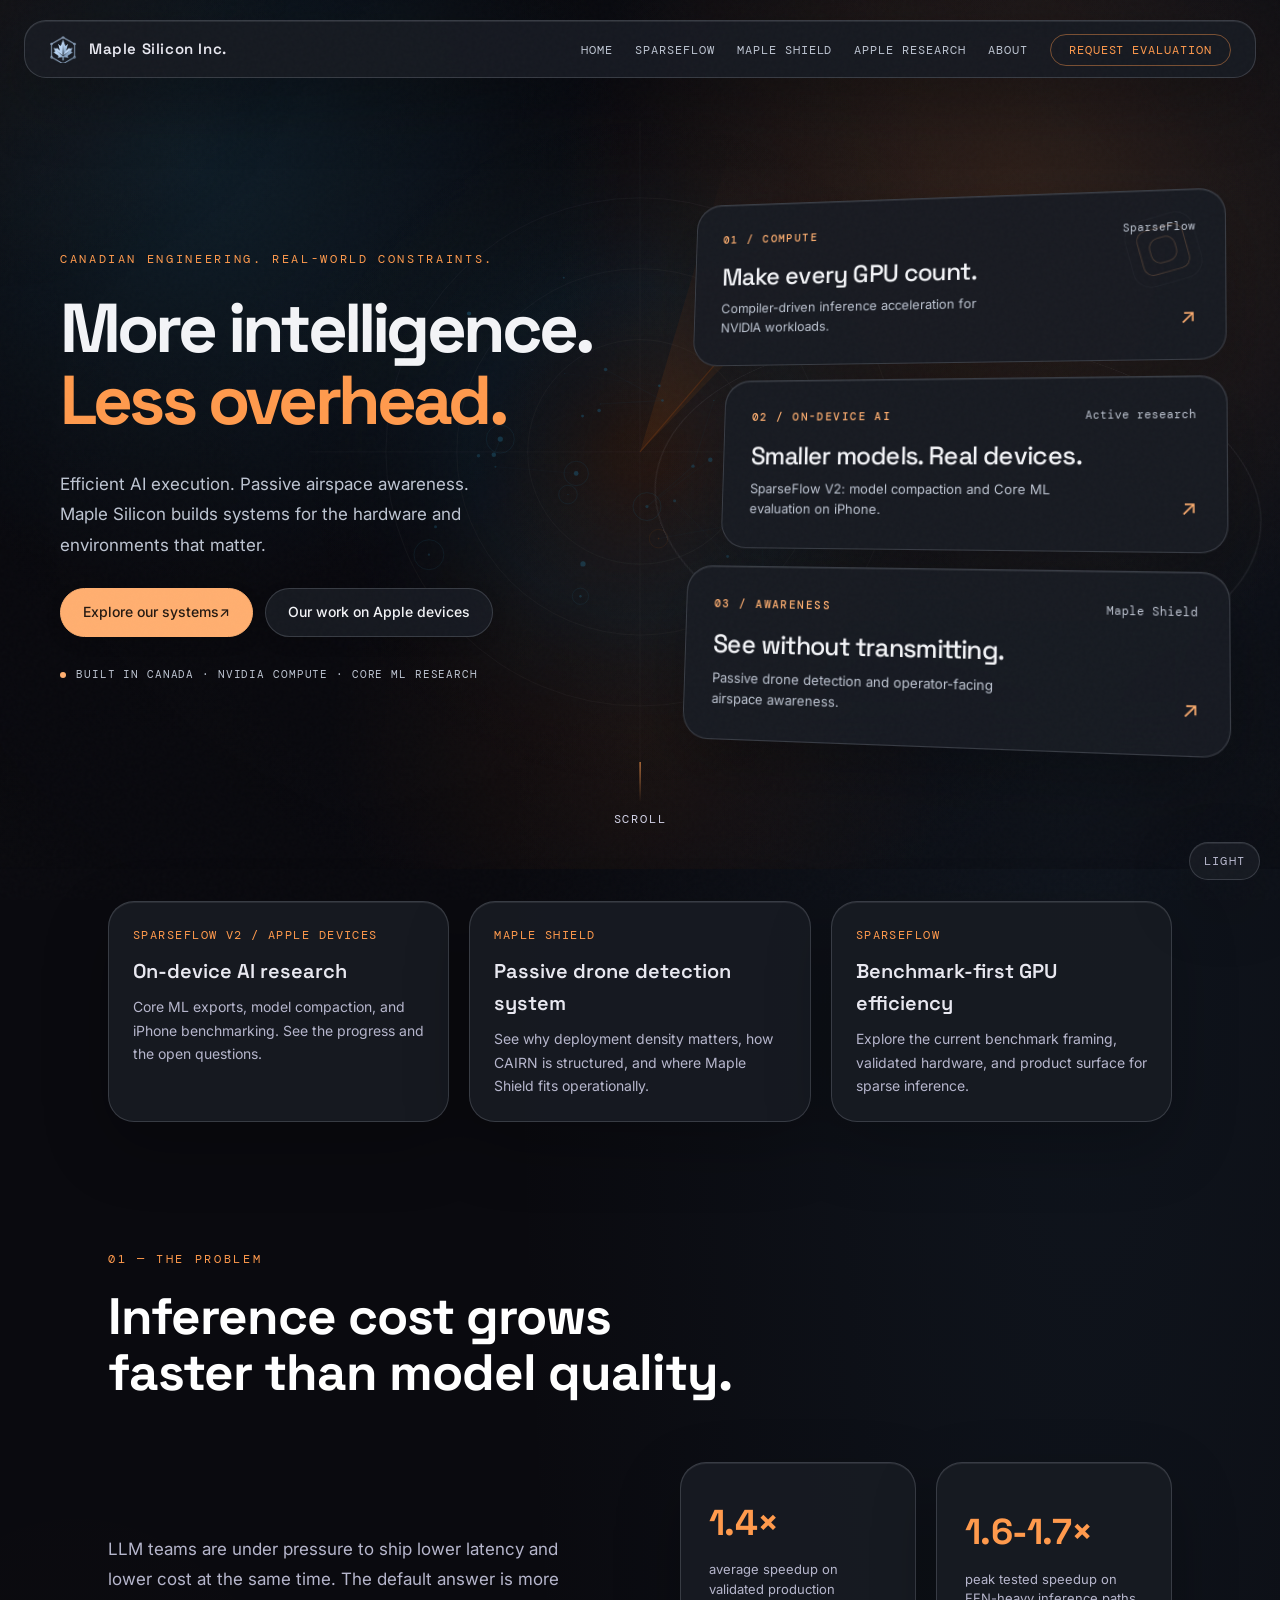
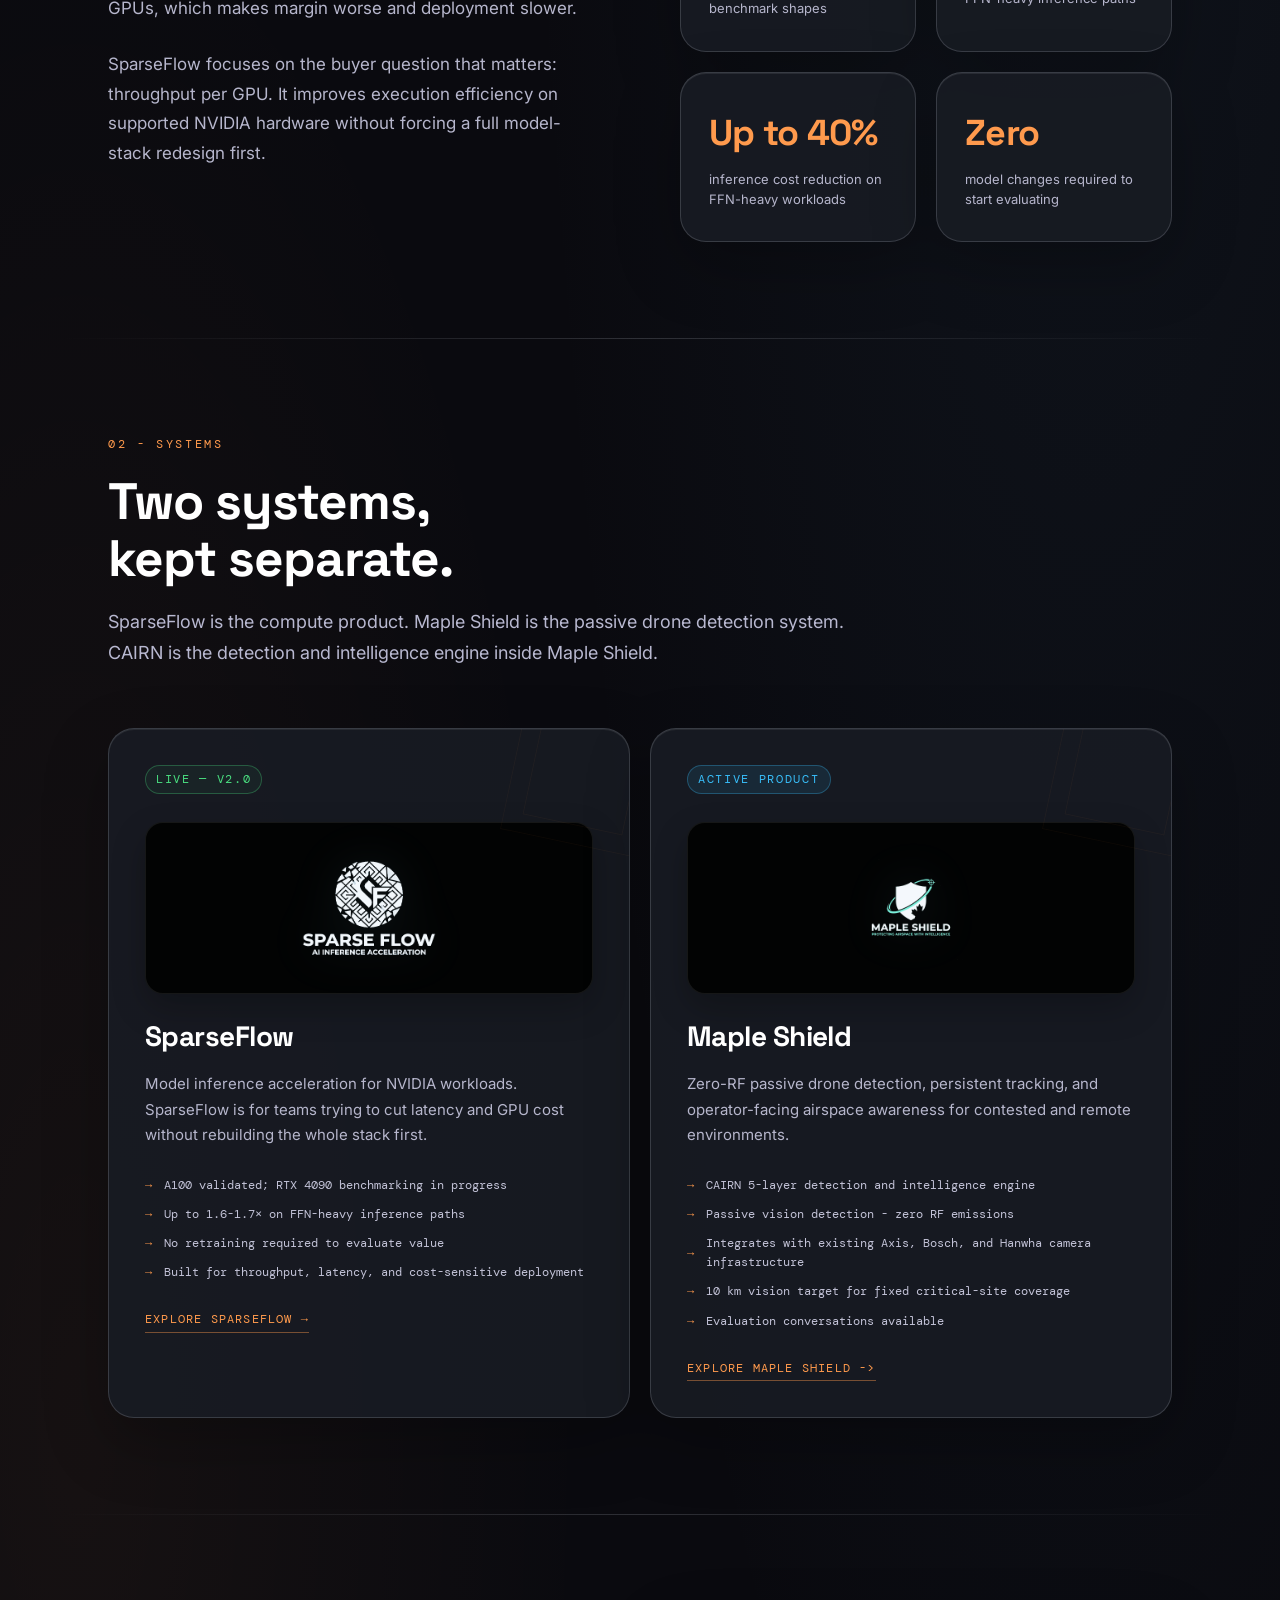
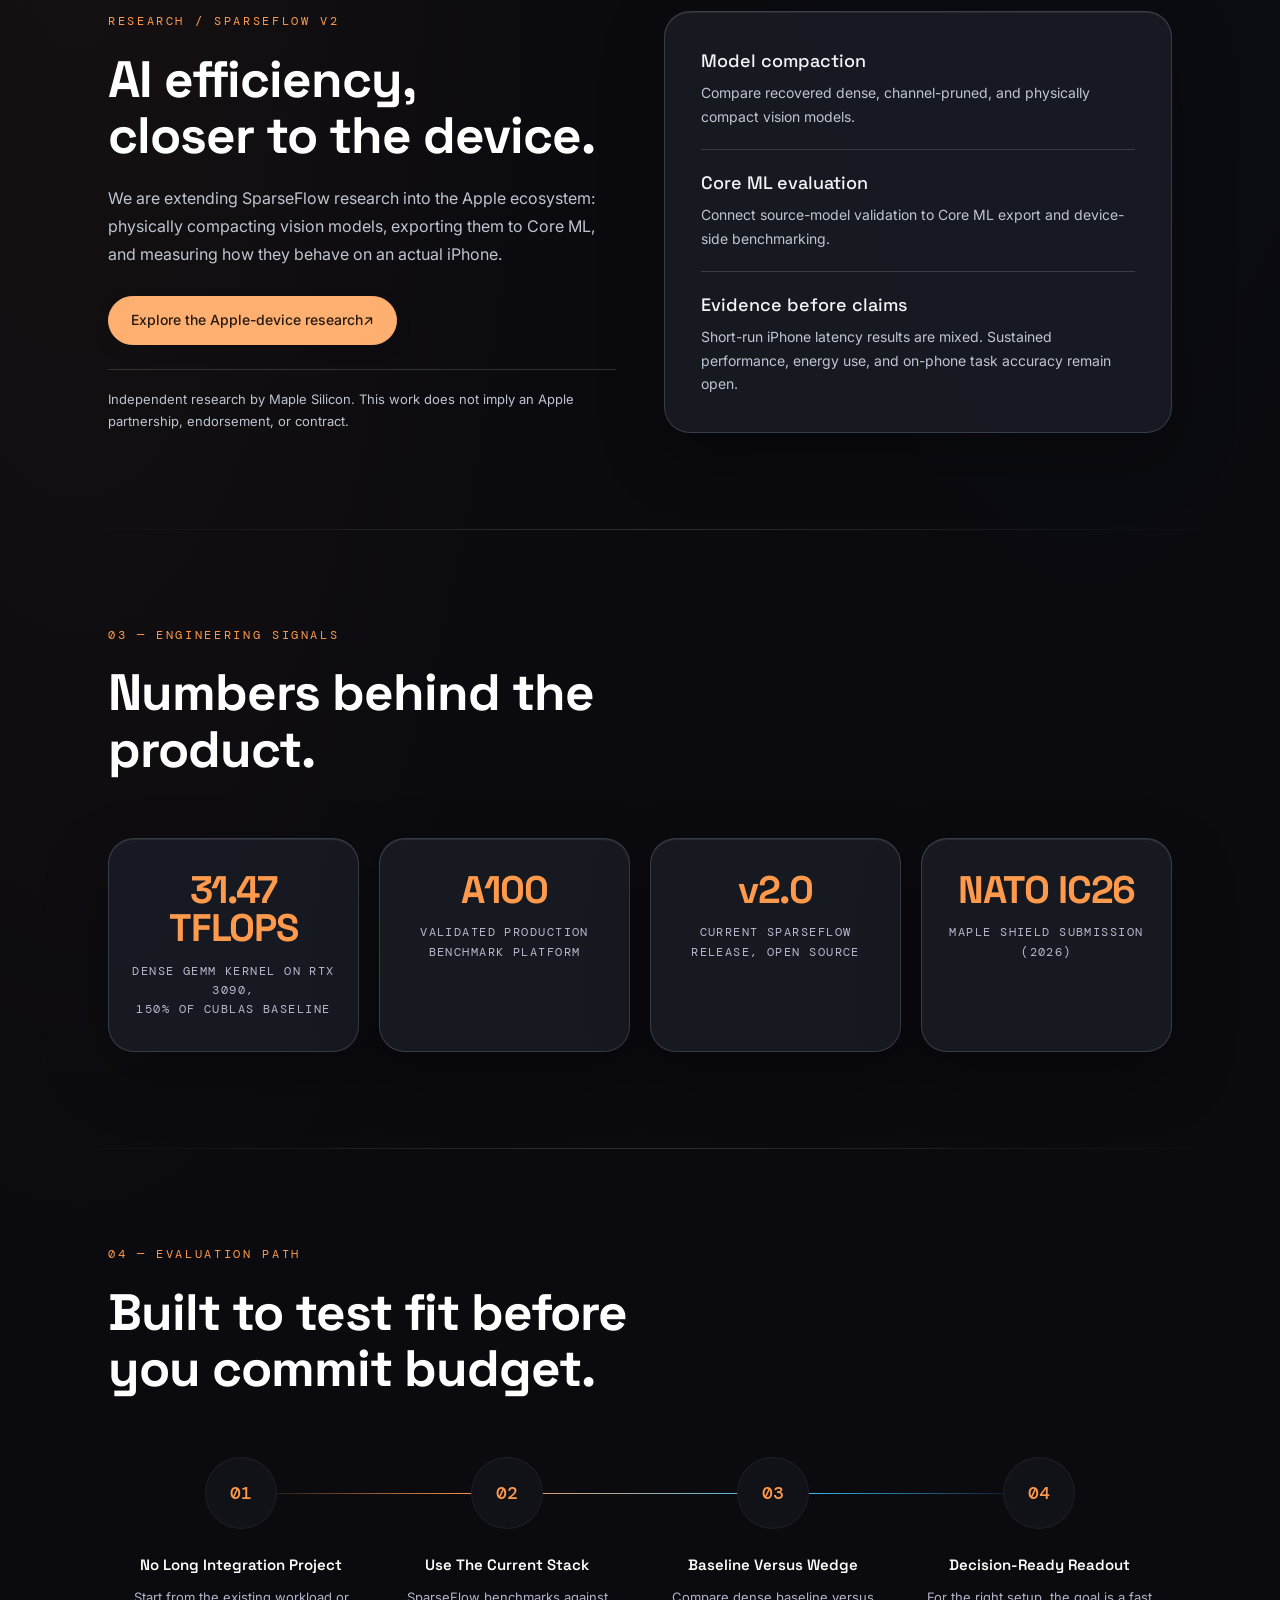
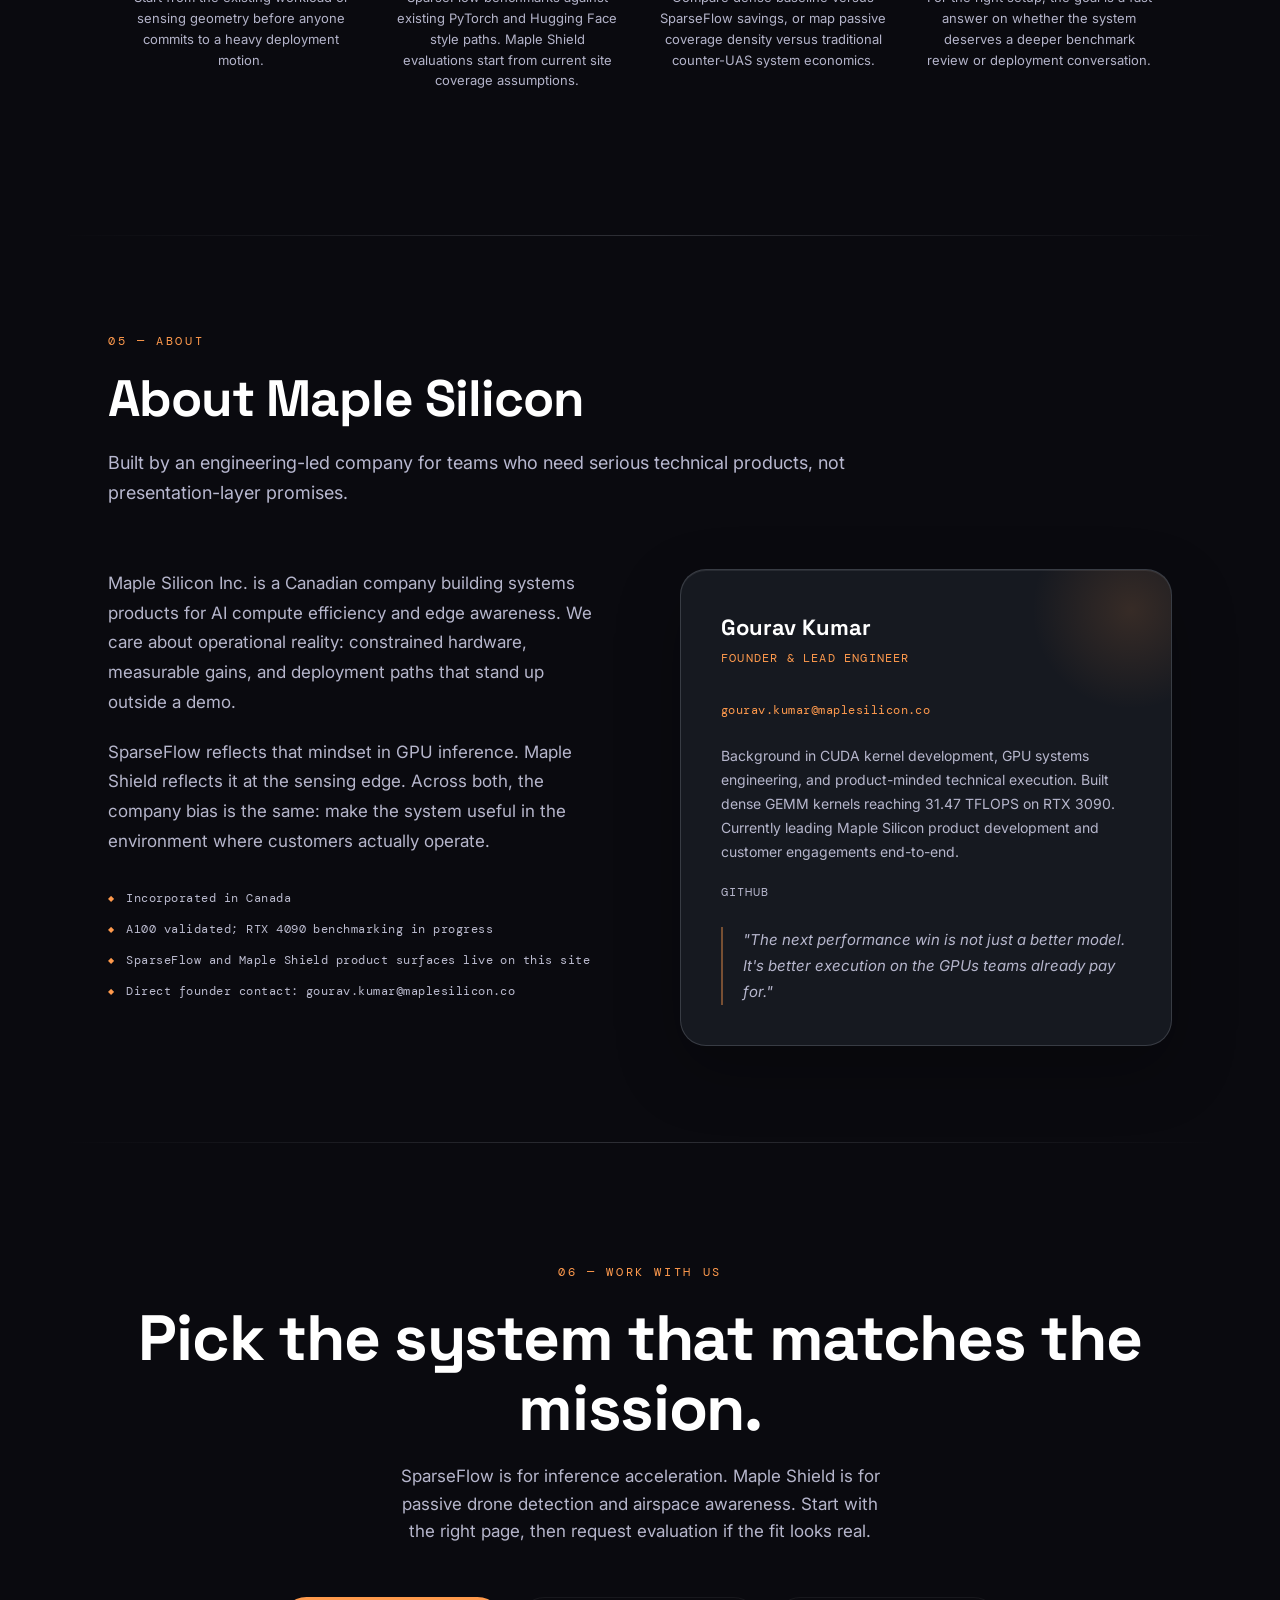
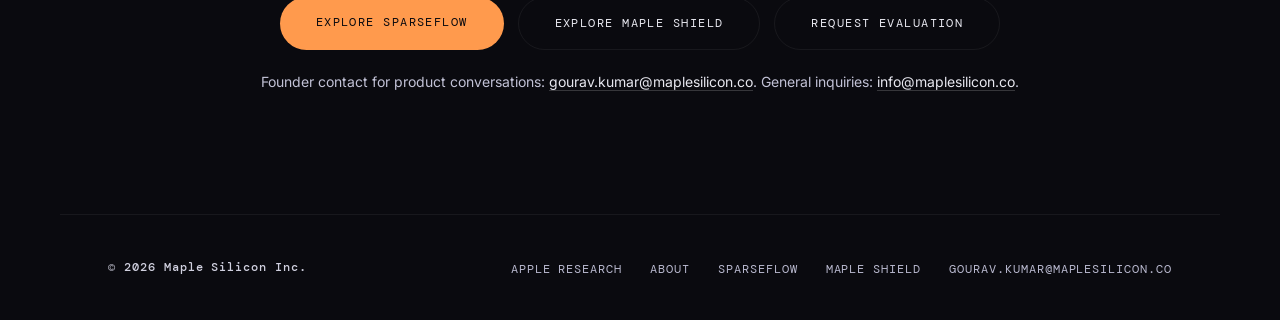
<file: index.html>
<!DOCTYPE html>
<html lang="en" data-theme="dark">
<head>
  <meta charset="UTF-8" />
  <meta name="viewport" content="width=device-width, initial-scale=1.0" />
  <title>Maple Silicon Inc. | AI systems for compute efficiency and passive drone detection</title>
  <meta name="description" content="Maple Silicon builds SparseFlow for inference efficiency and Maple Shield for passive airspace awareness, with independent SparseFlow V2 research on Apple devices." />
  <script>
    (function() {
      try {
        document.documentElement.setAttribute('data-theme', localStorage.getItem('maplesilicon-theme') || 'dark');
      } catch (error) {
        document.documentElement.setAttribute('data-theme', 'dark');
      }
    })();
  </script>
  <link rel="preconnect" href="https://fonts.googleapis.com" />
  <link rel="preconnect" href="https://fonts.gstatic.com" crossorigin />
  <link href="https://fonts.googleapis.com/css2?family=Space+Grotesk:wght@300;400;500;600;700&family=DM+Mono:wght@300;400;500&family=Inter:wght@300;400;500&display=swap" rel="stylesheet" />
  <style>
    *, *::before, *::after { box-sizing: border-box; margin: 0; padding: 0; }

    :root, [data-theme="dark"] {
      --bg: #0a0a0f;
      --bg2: #0d0d14;
      --bg3: #111118;
      --amber: #ff9a4d;
      --amber-dim: rgba(255,154,77,0.14);
      --amber-glow: rgba(255,154,77,0.42);
      --blue: #38bdf8;
      --blue-dim: rgba(56,189,248,0.10);
      --text: #e8e8f0;
      --text-dim: #b6b6cc;
      /* FIX: #4a4a6a → #8585a5 — was 2.7:1, now 5.5:1 on dark bg */
      --text-muted: #a2a2bc;
      --border: rgba(255,255,255,0.06);
      --border-hover: rgba(249,115,22,0.4);
    }

    [data-theme="light"] {
      --bg: #f6f3ec;
      --bg2: #f1eee6;
      --bg3: #fffdf8;
      --amber: #b65b12;
      --amber-dim: rgba(182,91,18,0.10);
      --amber-glow: rgba(182,91,18,0.20);
      --blue: #116f9f;
      --blue-dim: rgba(17,111,159,0.08);
      --text: #17141c;
      --text-dim: #4f4a5d;
      --text-muted: #6a6578;
      --border: rgba(23,20,28,0.10);
      --border-hover: rgba(182,91,18,0.28);
    }

    html { scroll-behavior: smooth; }

    body {
      background: var(--bg);
      color: var(--text);
      font-family: 'Inter', sans-serif;
      font-size: 16px;
      line-height: 1.6;
      overflow-x: hidden;
      transition: background 300ms ease, color 300ms ease;
    }

    .theme-btn {
      position: fixed;
      right: 20px;
      bottom: 20px;
      z-index: 200;
      background: var(--bg3);
      border: 1px solid var(--border);
      border-radius: 999px;
      padding: 10px 14px;
      cursor: pointer;
      font-family: 'DM Mono', monospace;
      font-size: 12px;
      letter-spacing: 0.1em;
      text-transform: uppercase;
      color: var(--text-dim);
      box-shadow: 0 16px 32px rgba(0,0,0,0.12);
      transition: color 180ms ease, border-color 180ms ease, background 300ms ease, transform 180ms ease;
    }
    .theme-btn:hover {
      color: var(--text);
      border-color: var(--border-hover);
      transform: translateY(-1px);
    }

    /* Grain overlay */
    body::before {
      content: '';
      position: fixed;
      inset: 0;
      background-image: url("data:image/svg+xml,%3Csvg viewBox='0 0 256 256' xmlns='http://www.w3.org/2000/svg'%3E%3Cfilter id='noise'%3E%3CfeTurbulence type='fractalNoise' baseFrequency='0.9' numOctaves='4' stitchTiles='stitch'/%3E%3C/filter%3E%3Crect width='100%25' height='100%25' filter='url(%23noise)' opacity='0.04'/%3E%3C/svg%3E");
      pointer-events: none;
      z-index: 9999;
      opacity: 0.45;
    }
    [data-theme="light"] body::before { opacity: 0.16; }

    /* ── CURSOR GLOW ── */
    #cursor-glow {
      position: fixed;
      width: 600px;
      height: 600px;
      border-radius: 50%;
      background: radial-gradient(circle, rgba(249,115,22,0.055) 0%, transparent 70%);
      pointer-events: none;
      transform: translate(-50%, -50%);
      z-index: 1;
      will-change: left, top;
    }
    [data-theme="light"] #cursor-glow {
      background: radial-gradient(circle, rgba(182,91,18,0.08) 0%, transparent 72%);
      opacity: 0.72;
    }

    /* ── NAV ── */
    nav {
      position: fixed;
      top: 0; left: 0; right: 0;
      z-index: 100;
      padding: 20px 48px;
      display: flex;
      align-items: center;
      justify-content: space-between;
      background: linear-gradient(to bottom, rgba(10,10,15,0.78), rgba(10,10,15,0.2));
      border-bottom: 1px solid transparent;
      transition: background 0.3s, border-color 0.3s;
    }
    nav.scrolled {
      background: rgba(10,10,15,0.92);
      backdrop-filter: blur(20px);
      -webkit-backdrop-filter: blur(20px);
      border-color: var(--border);
    }
    [data-theme="light"] nav {
      background: linear-gradient(to bottom, rgba(246,243,236,0.92), rgba(246,243,236,0.6));
      border-bottom-color: rgba(23,20,28,0.06);
    }
    [data-theme="light"] nav.scrolled {
      background: rgba(246,243,236,0.96);
    }
    .nav-logo {
      display: flex;
      align-items: center;
      gap: 12px;
      text-decoration: none;
      color: var(--text);
    }
    .nav-logo img {
      height: 28px;
      width: auto;
      filter: brightness(1.1);
    }
    .nav-logo span {
      font-family: 'Space Grotesk', sans-serif;
      font-weight: 600;
      font-size: 15px;
      letter-spacing: 0.04em;
    }
    .nav-links {
      display: flex;
      align-items: center;
      gap: 36px;
      list-style: none;
    }
    .nav-links a {
      font-family: 'DM Mono', monospace;
      /* FIX: 11px → 12px minimum readable size */
      font-size: 12px;
      letter-spacing: 0.08em;
      text-transform: uppercase;
      color: #c7c7da;
      text-decoration: none;
      transition: color 0.2s;
    }
    .nav-links a:hover { color: var(--text); }
    [data-theme="light"] .nav-links a { color: var(--text-muted); }
    .nav-cta {
      color: var(--amber) !important;
      border: 1px solid var(--amber-glow) !important;
      padding: 7px 18px;
      transition: background 0.2s !important;
    }
    .nav-cta:hover { background: var(--amber-dim) !important; }

    /* ── HERO ── */
    #hero {
      position: relative;
      min-height: 100vh;
      display: flex;
      flex-direction: column;
      align-items: center;
      justify-content: center;
      overflow: hidden;
    }
    #hero::before {
      content: '';
      position: absolute;
      inset: -12% -8%;
      background:
        radial-gradient(circle at 20% 25%, rgba(56,189,248,0.12), transparent 30%),
        radial-gradient(circle at 75% 30%, rgba(249,115,22,0.16), transparent 34%),
        radial-gradient(circle at 50% 78%, rgba(249,115,22,0.08), transparent 28%);
      animation: heroBloom 16s ease-in-out infinite alternate;
      z-index: 0;
      pointer-events: none;
    }
    [data-theme="light"] #hero::before {
      background:
        radial-gradient(circle at 20% 25%, rgba(17,111,159,0.10), transparent 28%),
        radial-gradient(circle at 75% 30%, rgba(182,91,18,0.12), transparent 32%),
        radial-gradient(circle at 50% 78%, rgba(182,91,18,0.06), transparent 24%);
    }
    #hero::after {
      content: '';
      position: absolute;
      inset: 0;
      background:
        linear-gradient(180deg, rgba(10,10,15,0.25) 0%, rgba(10,10,15,0.05) 35%, rgba(10,10,15,0.5) 100%),
        radial-gradient(circle at center, transparent 0 36%, rgba(10,10,15,0.22) 62%, rgba(10,10,15,0.72) 100%);
      z-index: 1;
      pointer-events: none;
    }
    [data-theme="light"] #hero::after {
      background:
        linear-gradient(180deg, rgba(246,243,236,0.20) 0%, rgba(246,243,236,0.04) 35%, rgba(246,243,236,0.45) 100%),
        radial-gradient(circle at center, transparent 0 36%, rgba(246,243,236,0.18) 62%, rgba(246,243,236,0.76) 100%);
    }
    #hero-canvas {
      position: absolute;
      inset: 0;
      z-index: 0;
      width: 100%;
      height: 100%;
      opacity: 1;
    }
    .hero-content {
      position: relative;
      z-index: 2;
      text-align: center;
      padding: 0 24px;
      max-width: 900px;
      background: linear-gradient(180deg, rgba(10,10,15,0.78), rgba(10,10,15,0.52));
      border: 1px solid rgba(255,255,255,0.08);
      box-shadow: 0 28px 90px rgba(0,0,0,0.28);
      backdrop-filter: blur(10px);
      -webkit-backdrop-filter: blur(10px);
      border-radius: 28px;
      padding-top: 44px;
      padding-bottom: 44px;
    }
    [data-theme="light"] .hero-content {
      background: linear-gradient(180deg, rgba(255,253,248,0.92), rgba(255,253,248,0.78));
      border-color: rgba(23,20,28,0.10);
      box-shadow: 0 24px 70px rgba(82,61,28,0.08);
    }
    .hero-eyebrow {
      font-family: 'DM Mono', monospace;
      /* FIX: 11px → 12px */
      font-size: 12px;
      letter-spacing: 0.22em;
      text-transform: uppercase;
      color: var(--amber);
      margin-bottom: 28px;
      opacity: 0;
      animation: fadeUp 0.8s 0.3s forwards;
    }
    .hero-title {
      font-family: 'Space Grotesk', sans-serif;
      font-size: clamp(52px, 9vw, 108px);
      font-weight: 700;
      letter-spacing: -0.03em;
      line-height: 0.94;
      color: #fff;
      margin-bottom: 32px;
      opacity: 0;
      animation: fadeUp 0.8s 0.5s forwards;
      text-shadow: 0 8px 28px rgba(0,0,0,0.42);
    }
    .hero-title .accent { color: var(--amber); }
    .hero-sub {
      font-family: 'Space Grotesk', sans-serif;
      font-size: clamp(16px, 2.2vw, 21px);
      font-weight: 300;
      color: #b8b8d0;
      margin-bottom: 20px;
      opacity: 0;
      animation: fadeUp 0.8s 0.7s forwards;
    }
    .hero-tagline {
      font-family: 'DM Mono', monospace;
      /* FIX: 11px → 12px */
      font-size: 12px;
      letter-spacing: 0.18em;
      text-transform: uppercase;
      /* FIX: uses --text-muted, now #8585a5 for sufficient contrast */
      color: #c4c4dc;
      text-align: right;
      margin-bottom: 52px;
      opacity: 0;
      animation: fadeUp 0.8s 0.9s forwards;
    }
    .hero-cycling {
      display: flex;
      justify-content: center;
      gap: 12px;
      flex-wrap: wrap;
      opacity: 0;
      animation: fadeUp 0.8s 1.1s forwards;
    }
    .cycle-word {
      font-family: 'DM Mono', monospace;
      /* FIX: 11px → 12px */
      font-size: 12px;
      letter-spacing: 0.2em;
      text-transform: uppercase;
      /* FIX: --text-muted now #8585a5 */
      color: #d2d2e6;
      border: 1px solid rgba(255,255,255,0.12);
      background: rgba(255,255,255,0.02);
      padding: 6px 14px;
      transition: color 0.4s, border-color 0.4s;
    }
    .cycle-word.active {
      color: var(--amber);
      border-color: var(--amber-glow);
    }
    .hero-scroll {
      position: absolute;
      bottom: 40px;
      left: 50%;
      transform: translateX(-50%);
      z-index: 2;
      display: flex;
      flex-direction: column;
      align-items: center;
      gap: 8px;
      opacity: 0;
      animation: fadeIn 1s 1.6s forwards;
    }
    .scroll-line {
      width: 1px;
      height: 40px;
      background: linear-gradient(to bottom, var(--amber), transparent);
      animation: scrollPulse 2s ease-in-out infinite;
    }
    .hero-scroll span {
      font-family: 'DM Mono', monospace;
      /* FIX: 10px → 12px */
      font-size: 12px;
      letter-spacing: 0.15em;
      text-transform: uppercase;
      color: #d2d2e6;
    }

    /* ── PROOF STRIP ── */
    .proof-strip {
      max-width: 1160px;
      margin: 0 auto;
      padding: 32px 48px;
      display: grid;
      grid-template-columns: repeat(3, 1fr);
      gap: 2px;
      background: transparent;
    }
    .proof-tile {
      background: var(--bg3);
      border: 1px solid var(--border);
      padding: 24px;
      text-decoration: none;
      transition: border-color 0.2s, transform 0.2s;
    }
    .proof-tile:hover {
      border-color: var(--border-hover);
      transform: translateY(-1px);
    }
    .proof-kicker {
      display: block;
      font-family: 'DM Mono', monospace;
      font-size: 12px;
      letter-spacing: 0.12em;
      text-transform: uppercase;
      color: var(--amber);
      margin-bottom: 10px;
    }
    .proof-title {
      display: block;
      font-family: 'Space Grotesk', sans-serif;
      font-size: 20px;
      font-weight: 600;
      color: var(--text);
      margin-bottom: 8px;
    }
    .proof-copy {
      display: block;
      font-size: 14px;
      line-height: 1.65;
      color: var(--text-dim);
    }

    /* ── SECTIONS COMMON ── */
    section { position: relative; z-index: 2; }
    .section-inner {
      max-width: 1160px;
      margin: 0 auto;
      padding: 120px 48px;
    }
    .section-label {
      font-family: 'DM Mono', monospace;
      /* FIX: 10px → 12px */
      font-size: 12px;
      letter-spacing: 0.22em;
      text-transform: uppercase;
      color: var(--amber);
      margin-bottom: 20px;
    }
    .section-title {
      font-family: 'Space Grotesk', sans-serif;
      font-size: clamp(32px, 4vw, 52px);
      font-weight: 700;
      letter-spacing: -0.02em;
      line-height: 1.1;
      color: #fff;
      margin-bottom: 20px;
    }
    .section-kicker {
      font-family: 'Inter', sans-serif;
      font-size: 18px;
      color: #b8b8d0;
      line-height: 1.7;
      max-width: 760px;
      margin-bottom: 42px;
    }
    .section-body {
      font-size: 17px;
      color: var(--text-dim);
      line-height: 1.75;
      max-width: 560px;
    }

    /* ── REVEAL ── */
    .reveal {
      opacity: 0;
      transform: translateY(28px);
      transition: opacity 0.65s ease, transform 0.65s ease;
    }
    .reveal.visible { opacity: 1; transform: translateY(0); }
    .reveal-delay-1 { transition-delay: 0.08s; }
    .reveal-delay-2 { transition-delay: 0.16s; }
    .reveal-delay-3 { transition-delay: 0.24s; }
    .reveal-delay-4 { transition-delay: 0.32s; }

    .divider {
      height: 1px;
      background: var(--border);
      max-width: 1160px;
      margin: 0 auto;
    }

    /* ── PROBLEM ── */
    #problem { background: var(--bg2); }
    .problem-grid {
      display: grid;
      grid-template-columns: 1fr 1fr;
      gap: 80px;
      align-items: center;
      margin-top: 60px;
    }
    .problem-stat-grid {
      display: grid;
      grid-template-columns: 1fr 1fr;
      gap: 2px;
    }
    .problem-stat {
      background: var(--bg3);
      border: 1px solid var(--border);
      padding: 32px 28px;
      display: flex;
      flex-direction: column;
      justify-content: center;
    }
    .problem-stat-val {
      font-family: 'Space Grotesk', sans-serif;
      font-size: 36px;
      font-weight: 700;
      color: var(--amber);
      margin-bottom: 8px;
      letter-spacing: -0.02em;
    }
    .problem-stat-label {
      font-size: 13px;
      color: var(--text-dim);
      line-height: 1.5;
    }

    /* ── PRODUCTS ── */
    #products { background: var(--bg); }
    .products-grid {
      display: grid;
      grid-template-columns: 1fr 1fr;
      gap: 2px;
      margin-top: 60px;
    }
    .product-card {
      position: relative;
      background: var(--bg3);
      border: 1px solid var(--border);
      padding: 48px 44px;
      overflow: hidden;
      transition: border-color 0.3s;
    }
    .product-card::before {
      content: '';
      position: absolute;
      inset: 0;
      background: linear-gradient(135deg, var(--amber-dim) 0%, transparent 60%);
      opacity: 0;
      transition: opacity 0.4s;
    }
    .product-card:hover { border-color: var(--border-hover); }
    .product-card:hover::before { opacity: 1; }
    .product-card-wire {
      position: absolute;
      top: -24px; right: -24px;
      width: 140px; height: 140px;
      border: 1px solid var(--amber);
      transform: rotate(12deg);
      opacity: 0.04;
      transition: opacity 0.4s, transform 0.4s;
    }
    .product-card-wire::before {
      content: '';
      position: absolute;
      inset: 18px;
      border: 1px solid var(--amber);
    }
    .product-card:hover .product-card-wire { opacity: 0.14; transform: rotate(18deg) scale(1.06); }
    .product-badge {
      display: inline-block;
      font-family: 'DM Mono', monospace;
      /* FIX: 10px → 12px */
      font-size: 12px;
      letter-spacing: 0.14em;
      text-transform: uppercase;
      padding: 4px 10px;
      border: 1px solid;
      margin-bottom: 28px;
      position: relative;
      z-index: 1;
    }
    .badge-live { color: #4ade80; border-color: rgba(74,222,128,0.3); background: rgba(74,222,128,0.05); }
    .badge-building { color: var(--blue); border-color: rgba(56,189,248,0.3); background: var(--blue-dim); }
    .product-icon { height: 46px; width: auto; margin-bottom: 22px; position: relative; z-index: 1; }
    .product-icon-lockup {
      width: auto;
      max-width: 100%;
      height: auto;
      max-height: 104px;
      margin-bottom: 0;
      filter: drop-shadow(0 0 24px rgba(126, 186, 214, 0.12));
    }
    .product-logo-frame {
      display: inline-flex;
      align-items: center;
      justify-content: center;
      background: #020303;
      border: 1px solid rgba(255,255,255,0.08);
      border-radius: 18px;
      width: 100%;
      min-height: 172px;
      padding: 18px 20px;
      margin-bottom: 20px;
      box-shadow: 0 14px 34px rgba(0,0,0,0.22);
    }
    [data-theme="light"] .product-logo-frame {
      border-color: rgba(0,0,0,0.08);
      box-shadow: 0 14px 28px rgba(0,0,0,0.10);
    }
    .product-name {
      font-family: 'Space Grotesk', sans-serif;
      font-size: 28px;
      font-weight: 700;
      color: #fff;
      letter-spacing: -0.02em;
      margin-bottom: 12px;
      position: relative; z-index: 1;
    }
    .product-desc {
      font-size: 15px;
      color: var(--text-dim);
      line-height: 1.7;
      margin-bottom: 28px;
      position: relative; z-index: 1;
    }
    .product-specs { list-style: none; display: flex; flex-direction: column; gap: 10px; position: relative; z-index: 1; }
    .product-specs li {
      font-family: 'DM Mono', monospace;
      font-size: 12px;
      color: #c3c3d8;
      display: flex;
      align-items: center;
      gap: 12px;
    }
    .product-specs li::before { content: '→'; color: var(--amber); flex-shrink: 0; }
    .product-link {
      display: inline-flex;
      align-items: center;
      gap: 8px;
      margin-top: 28px;
      font-family: 'DM Mono', monospace;
      /* FIX: 11px → 12px */
      font-size: 12px;
      letter-spacing: 0.1em;
      text-transform: uppercase;
      color: var(--amber);
      text-decoration: none;
      border-bottom: 1px solid var(--amber-glow);
      padding-bottom: 2px;
      transition: gap 0.2s;
      position: relative; z-index: 1;
    }
    .product-link:hover { gap: 14px; }

    /* ── NUMBERS ── */
    #numbers { background: var(--bg2); }
    .numbers-grid {
      display: grid;
      grid-template-columns: repeat(4, 1fr);
      gap: 2px;
      margin-top: 60px;
    }
    .number-block {
      background: var(--bg3);
      border: 1px solid var(--border);
      padding: 52px 40px;
      text-align: center;
    }
    .number-val {
      font-family: 'Space Grotesk', sans-serif;
      font-size: clamp(42px, 5vw, 64px);
      font-weight: 700;
      letter-spacing: -0.03em;
      color: #fff;
      line-height: 1;
      margin-bottom: 14px;
    }
    .number-val .num-accent { color: var(--amber); }
    .number-label {
      font-family: 'DM Mono', monospace;
      /* FIX: 11px → 12px; color now --text-muted #8585a5 */
      font-size: 12px;
      letter-spacing: 0.12em;
      text-transform: uppercase;
      color: #b8b8ce;
      line-height: 1.6;
    }

    /* ── HOW IT WORKS ── */
    #how { background: var(--bg); }
    .pipeline { margin-top: 60px; }
    .pipeline-steps {
      display: grid;
      grid-template-columns: repeat(4, 1fr);
      gap: 0;
      position: relative;
    }
    .pipeline-steps::before {
      content: '';
      position: absolute;
      top: 36px;
      left: 12.5%;
      right: 12.5%;
      height: 1px;
      background: linear-gradient(to right, transparent, var(--amber) 30%, var(--blue) 70%, transparent);
    }
    .pipeline-step {
      position: relative;
      z-index: 1;
      padding: 0 20px 48px;
      text-align: center;
    }
    .step-num {
      width: 72px;
      height: 72px;
      border-radius: 50%;
      border: 1px solid var(--border);
      background: var(--bg3);
      display: flex;
      align-items: center;
      justify-content: center;
      margin: 0 auto 24px;
      font-family: 'DM Mono', monospace;
      font-size: 18px;
      font-weight: 500;
      color: var(--amber);
      transition: border-color 0.3s, background 0.3s;
    }
    .pipeline-step:hover .step-num {
      border-color: var(--amber-glow);
      background: var(--amber-dim);
    }
    .step-title {
      font-family: 'Space Grotesk', sans-serif;
      font-size: 15px;
      font-weight: 600;
      color: #fff;
      margin-bottom: 10px;
    }
    .step-body { font-size: 13px; color: #b4b4ca; line-height: 1.6; }

    /* ── ABOUT ── */
    #about { background: var(--bg2); }
    .about-grid {
      display: grid;
      grid-template-columns: 1fr 1fr;
      gap: 80px;
      align-items: start;
      margin-top: 60px;
    }
    .about-text p {
      font-size: 17px;
      color: var(--text-dim);
      line-height: 1.75;
      margin-bottom: 20px;
    }
    .about-text strong { color: var(--text); }
    .about-credentials {
      margin-top: 32px;
      display: flex;
      flex-direction: column;
      gap: 12px;
    }
    .credential {
      font-family: 'DM Mono', monospace;
      font-size: 12px;
      /* FIX: --text-muted now #8585a5 */
      color: #bcbcd0;
      display: flex;
      align-items: center;
      gap: 12px;
      letter-spacing: 0.04em;
    }
    .credential::before { content: '◆'; color: var(--amber); font-size: 8px; flex-shrink: 0; }
    .about-visual {
      background: var(--bg3);
      border: 1px solid var(--border);
      padding: 40px;
      position: relative;
      overflow: hidden;
    }
    .about-visual::before {
      content: '';
      position: absolute;
      top: -60px; right: -60px;
      width: 200px; height: 200px;
      border-radius: 50%;
      background: radial-gradient(circle, var(--amber-dim), transparent 70%);
    }
    .founder-name {
      font-family: 'Space Grotesk', sans-serif;
      font-size: 22px;
      font-weight: 700;
      color: #fff;
      margin-bottom: 4px;
      position: relative;
    }
    .founder-title {
      font-family: 'DM Mono', monospace;
      /* FIX: 11px → 12px */
      font-size: 12px;
      letter-spacing: 0.1em;
      text-transform: uppercase;
      color: var(--amber);
      margin-bottom: 28px;
      position: relative;
    }
    .founder-email {
      display: inline-block;
      margin-bottom: 24px;
      font-family: 'DM Mono', monospace;
      font-size: 12px;
      letter-spacing: 0.04em;
      color: var(--amber);
      text-decoration: none;
      position: relative;
      transition: color 0.2s;
    }
    .founder-email:hover { color: var(--text); }
    .founder-bio {
      font-size: 14px;
      color: var(--text-dim);
      line-height: 1.7;
      margin-bottom: 20px;
      position: relative;
    }
    .founder-links {
      display: flex;
      gap: 14px;
      margin-bottom: 24px;
      position: relative;
      flex-wrap: wrap;
    }
    .founder-links a {
      font-family: 'DM Mono', monospace;
      font-size: 12px;
      letter-spacing: 0.08em;
      text-transform: uppercase;
      color: var(--text-dim);
      text-decoration: none;
      transition: color 0.2s;
    }
    .founder-links a:hover { color: var(--amber); }
    .founder-quote {
      font-size: 15px;
      color: var(--text-dim);
      line-height: 1.75;
      font-style: italic;
      border-left: 2px solid var(--amber-glow);
      padding-left: 20px;
      position: relative;
    }

    /* ── CTA ── */
    #cta { background: var(--bg); }
    .cta-inner {
      max-width: 1160px;
      margin: 0 auto;
      padding: 120px 48px;
      text-align: center;
    }
    .cta-title {
      font-family: 'Space Grotesk', sans-serif;
      font-size: clamp(36px, 5vw, 64px);
      font-weight: 700;
      letter-spacing: -0.02em;
      color: #fff;
      line-height: 1.1;
      margin-bottom: 20px;
    }
    .cta-sub {
      font-size: 17px;
      color: var(--text-dim);
      margin-bottom: 52px;
      max-width: 480px;
      margin-left: auto;
      margin-right: auto;
    }
    .cta-buttons { display: flex; justify-content: center; gap: 14px; flex-wrap: wrap; }
    .cta-meta {
      margin-top: 20px;
      font-size: 14px;
      color: #c2c2d6;
      line-height: 1.7;
    }
    .cta-meta a {
      color: var(--text);
      text-decoration: none;
      border-bottom: 1px solid rgba(255,255,255,0.18);
    }
    .cta-meta a:hover { border-color: var(--amber-glow); color: var(--amber); }
    .btn-primary {
      font-family: 'DM Mono', monospace;
      font-size: 12px;
      letter-spacing: 0.12em;
      text-transform: uppercase;
      color: #0a0a0f;
      background: var(--amber);
      border: none;
      padding: 16px 36px;
      text-decoration: none;
      display: inline-block;
      transition: background 0.2s, transform 0.15s;
    }
    .btn-primary:hover { background: #fb923c; transform: translateY(-1px); }
    .btn-secondary {
      font-family: 'DM Mono', monospace;
      font-size: 12px;
      letter-spacing: 0.12em;
      text-transform: uppercase;
      color: var(--text);
      background: transparent;
      border: 1px solid var(--border);
      padding: 16px 36px;
      text-decoration: none;
      display: inline-block;
      transition: border-color 0.2s, background 0.2s;
    }
    .btn-secondary:hover { border-color: var(--text-muted); background: rgba(255,255,255,0.02); }

    /* ── FOOTER ── */
    footer {
      border-top: 1px solid var(--border);
      padding: 40px 48px;
      display: flex;
      align-items: center;
      justify-content: space-between;
      max-width: 1160px;
      margin: 0 auto;
    }
    .footer-brand {
      font-family: 'DM Mono', monospace;
      /* FIX: 11px → 12px */
      font-size: 12px;
      letter-spacing: 0.08em;
      /* FIX: --text-muted now #8585a5 */
      color: #b6b6ca;
    }
    .footer-brand strong { color: #d0d0df; font-weight: 500; }
    .footer-links { display: flex; gap: 28px; list-style: none; }
    .footer-links a {
      font-family: 'DM Mono', monospace;
      /* FIX: 11px → 12px */
      font-size: 12px;
      letter-spacing: 0.08em;
      text-transform: uppercase;
      /* FIX: --text-muted now #8585a5 */
      color: #b8b8ce;
      text-decoration: none;
      transition: color 0.2s;
    }
    .footer-links a:hover { color: #d4d4e2; }

    [data-theme="light"] #hero-canvas {
      opacity: 0.72;
      mix-blend-mode: multiply;
    }

    [data-theme="light"] .hero-title,
    [data-theme="light"] .section-title,
    [data-theme="light"] .product-name,
    [data-theme="light"] .number-val,
    [data-theme="light"] .step-title,
    [data-theme="light"] .founder-name,
    [data-theme="light"] .cta-title,
    [data-theme="light"] .footer-brand strong {
      color: var(--text);
      text-shadow: none;
    }

    [data-theme="light"] .hero-sub,
    [data-theme="light"] .hero-proof,
    [data-theme="light"] .section-kicker,
    [data-theme="light"] .section-body,
    [data-theme="light"] .product-desc,
    [data-theme="light"] .product-specs li,
    [data-theme="light"] .number-label,
    [data-theme="light"] .step-body,
    [data-theme="light"] .founder-role,
    [data-theme="light"] .founder-bio,
    [data-theme="light"] .credential,
    [data-theme="light"] .cta-sub,
    [data-theme="light"] .contact-email,
    [data-theme="light"] .footer-brand,
    [data-theme="light"] .footer-links a {
      color: var(--text-dim);
    }

    [data-theme="light"] .hero-proof {
      border-color: rgba(23,20,28,0.10);
      background: rgba(255,255,255,0.75);
    }

    [data-theme="light"] .step,
    [data-theme="light"] .product-card,
    [data-theme="light"] .number-block,
    [data-theme="light"] .founder-card,
    [data-theme="light"] .cta-box {
      box-shadow: 0 18px 46px rgba(82,61,28,0.05);
    }

    [data-theme="light"] .badge-live {
      color: #29774f;
      border-color: rgba(41,119,79,0.22);
      background: rgba(41,119,79,0.08);
    }

    [data-theme="light"] .btn-primary {
      color: #ffffff;
    }

    [data-theme="light"] .btn-primary:hover {
      background: #9f4f12;
    }

    [data-theme="light"] .btn-secondary {
      border-color: rgba(23,20,28,0.16);
    }

    [data-theme="light"] .btn-secondary:hover {
      background: rgba(23,20,28,0.04);
    }

    /* ── KEYFRAMES ── */
    @keyframes fadeUp {
      from { opacity: 0; transform: translateY(22px); }
      to   { opacity: 1; transform: translateY(0); }
    }
    @keyframes fadeIn {
      from { opacity: 0; } to { opacity: 1; }
    }
    @keyframes scrollPulse {
      0%, 100% { opacity: 0.3; }
      50%       { opacity: 1; }
    }
    @keyframes heroBloom {
      from { transform: scale(1) translate3d(0, 0, 0); opacity: 0.85; }
      to   { transform: scale(1.08) translate3d(1.5%, -1.5%, 0); opacity: 1; }
    }

    /* ── RESPONSIVE ── */
    @media (max-width: 900px) {
      nav { padding: 16px 24px; }
      .nav-links { display: none; }
      .theme-btn { right: 16px; bottom: 16px; }
      .section-inner { padding: 80px 24px; }
      .hero-content { padding-left: 20px; padding-right: 20px; }
      .problem-grid { grid-template-columns: 1fr; gap: 48px; }
      .products-grid { grid-template-columns: 1fr; }
      .numbers-grid { grid-template-columns: 1fr; }
      .pipeline-steps { grid-template-columns: 1fr 1fr; }
      .pipeline-steps::before { display: none; }
      .proof-strip { grid-template-columns: 1fr; padding: 24px; }
      .about-grid { grid-template-columns: 1fr; gap: 48px; }
      .cta-inner { padding: 80px 24px; }
      footer { flex-direction: column; gap: 24px; text-align: center; padding: 32px 24px; }
    }
    @media (max-width: 540px) {
      .hero-content {
        border-radius: 22px;
        padding-top: 32px;
        padding-bottom: 32px;
      }
      .section-kicker { font-size: 16px; }
      .pipeline-steps { grid-template-columns: 1fr; }
      .problem-stat-grid { grid-template-columns: 1fr; }
    }
    @media (prefers-reduced-motion: reduce) {
      html { scroll-behavior: auto; }
      body::before,
      #hero::before,
      .hero-eyebrow,
      .hero-title,
      .hero-sub,
      .hero-tagline,
      .hero-cycling,
      .hero-scroll,
      .scroll-line {
        animation: none !important;
      }
      .reveal,
      .reveal.visible {
        opacity: 1;
        transform: none;
        transition: none;
      }
    }
  </style>
  <link rel="stylesheet" href="assets/spatial.css" />
  <script defer src="assets/spatial.js"></script>
</head>
<body>
<a class="skip-link" href="#main-content">Skip to content</a>

<button class="theme-btn" id="themeBtn" onclick="toggleTheme()" aria-label="Toggle color theme">
  <span id="themeLabel">Light</span>
</button>

<div id="cursor-glow"></div>

<!-- ── NAV ── -->
<nav id="nav">
  <!-- FIX: alt="" on logo img — adjacent span already names the brand -->
  <a href="#hero" class="nav-logo">
    <img src="maplesilicon.png" alt="" />
    <span>Maple Silicon Inc.</span>
  </a>
  <ul class="nav-links">
    <li><a href="#hero">Home</a></li>
    <li><a href="sparseflow/">SparseFlow</a></li>
    <li><a href="maple-shield/">Maple Shield</a></li>
    <li><a href="research/apple/">Apple Research</a></li>
    <li><a href="about/">About</a></li>
    <li><a href="mailto:info@maplesilicon.co?subject=Maple%20Silicon%20Evaluation" class="nav-cta">Request Evaluation</a></li>
  </ul>
</nav>

<!-- ── HERO ── -->
<main id="main-content">
<section id="hero">
  <canvas id="hero-canvas" aria-hidden="true"></canvas>
  <div class="spatial-hero-layout">
    <div class="hero-content">
      <p class="hero-eyebrow">Canadian engineering. Real-world constraints.</p>
      <h1 class="hero-title">More intelligence.<br/><span class="accent">Less overhead.</span></h1>
      <p class="hero-sub">Efficient AI execution. Passive airspace awareness. Maple Silicon builds systems for the hardware and environments that matter.</p>
      <div class="spatial-actions">
        <a href="#products" class="spatial-button primary">Explore our systems <span aria-hidden="true">↗</span></a>
        <a href="research/apple/" class="spatial-button">Our work on Apple devices</a>
      </div>
      <p class="hero-note">Built in Canada · NVIDIA compute · Core ML research</p>
    </div>
    <div class="spatial-stage" aria-label="Explore Maple Silicon programs">
      <a class="mission-plane" href="sparseflow/">
        <span class="plane-glyph" aria-hidden="true"></span>
        <div class="plane-top"><span class="spatial-label">01 / Compute</span><span class="plane-state">SparseFlow</span></div>
        <h2>Make every GPU count.</h2>
        <p>Compiler-driven inference acceleration for NVIDIA workloads.</p><span class="plane-arrow" aria-hidden="true">↗</span>
      </a>
      <a class="mission-plane" href="research/apple/">
        <div class="plane-top"><span class="spatial-label">02 / On-device AI</span><span class="plane-state">Active research</span></div>
        <h2>Smaller models. Real devices.</h2>
        <p>SparseFlow V2: model compaction and Core ML evaluation on iPhone.</p><span class="plane-arrow" aria-hidden="true">↗</span>
      </a>
      <a class="mission-plane" href="maple-shield/">
        <div class="plane-top"><span class="spatial-label">03 / Awareness</span><span class="plane-state">Maple Shield</span></div>
        <h2>See without transmitting.</h2>
        <p>Passive drone detection and operator-facing airspace awareness.</p><span class="plane-arrow" aria-hidden="true">↗</span>
      </a>
    </div>
  </div>
  <div class="hero-scroll" aria-hidden="true">
    <div class="scroll-line"></div>
    <span>Scroll</span>
  </div>
</section>

<section class="proof-strip">
  <a data-spatial-tilt class="proof-tile reveal reveal-delay-1" href="research/apple/">
    <span class="proof-kicker">SparseFlow V2 / Apple devices</span>
    <span class="proof-title">On-device AI research</span>
    <span class="proof-copy">Core ML exports, model compaction, and iPhone benchmarking. See the progress and the open questions.</span>
  </a>
  <a data-spatial-tilt class="proof-tile reveal reveal-delay-2" href="maple-shield/">
    <span class="proof-kicker">Maple Shield</span>
    <span class="proof-title">Passive drone detection system</span>
    <span class="proof-copy">See why deployment density matters, how CAIRN is structured, and where Maple Shield fits operationally.</span>
  </a>
  <a data-spatial-tilt class="proof-tile reveal reveal-delay-3" href="sparseflow/">
    <span class="proof-kicker">SparseFlow</span>
    <span class="proof-title">Benchmark-first GPU efficiency</span>
    <span class="proof-copy">Explore the current benchmark framing, validated hardware, and product surface for sparse inference.</span>
  </a>
</section>

<!-- ── PROBLEM ── -->
<section id="problem">
  <div class="section-inner">
    <p class="section-label reveal">01 — The Problem</p>
    <h2 class="section-title reveal reveal-delay-1">Inference cost grows<br/>faster than model quality.</h2>
    <div class="problem-grid">
      <div class="reveal reveal-delay-2">
        <p class="section-body">LLM teams are under pressure to ship lower latency and lower cost at the same time. The default answer is more GPUs, which makes margin worse and deployment slower.</p>
        <br/>
        <p class="section-body">SparseFlow focuses on the buyer question that matters: throughput per GPU. It improves execution efficiency on supported NVIDIA hardware without forcing a full model-stack redesign first.</p>
      </div>
      <div class="problem-stat-grid reveal reveal-delay-3">
        <div class="problem-stat">
          <div class="problem-stat-val">1.4×</div>
          <div class="problem-stat-label">average speedup on validated production benchmark shapes</div>
        </div>
        <div class="problem-stat">
          <div class="problem-stat-val">1.6-1.7×</div>
          <div class="problem-stat-label">peak tested speedup on FFN-heavy inference paths</div>
        </div>
        <div class="problem-stat">
          <div class="problem-stat-val">Up to 40%</div>
          <div class="problem-stat-label">inference cost reduction on FFN-heavy workloads</div>
        </div>
        <div class="problem-stat">
          <div class="problem-stat-val">Zero</div>
          <div class="problem-stat-label">model changes required to start evaluating</div>
        </div>
      </div>
    </div>
  </div>
</section>

<div class="divider"></div>

<!-- ── PRODUCTS ── -->
<section id="products">
  <div class="section-inner">
    <p class="section-label reveal">02 - Systems</p>
    <h2 class="section-title reveal reveal-delay-1">Two systems,<br/>kept separate.</h2>
    <p class="section-kicker reveal reveal-delay-2">SparseFlow is the compute product. Maple Shield is the passive drone detection system. CAIRN is the detection and intelligence engine inside Maple Shield.</p>
    <div class="products-grid">
      <div data-spatial-tilt class="product-card reveal reveal-delay-2">
        <div class="product-card-wire" aria-hidden="true"></div>
        <span class="product-badge badge-live">Live — v2.0</span>
        <a href="sparseflow/" aria-label="Open SparseFlow" class="product-logo-frame">
          <img src="sparseflow-logo-lockup.png" alt="" class="product-icon product-icon-lockup" loading="lazy" />
        </a>
        <h3 class="product-name">SparseFlow</h3>
        <p class="product-desc">Model inference acceleration for NVIDIA workloads. SparseFlow is for teams trying to cut latency and GPU cost without rebuilding the whole stack first.</p>
        <ul class="product-specs">
          <li>A100 validated; RTX 4090 benchmarking in progress</li>
          <li>Up to 1.6-1.7× on FFN-heavy inference paths</li>
          <li>No retraining required to evaluate value</li>
          <li>Built for throughput, latency, and cost-sensitive deployment</li>
        </ul>
        <a href="sparseflow/" class="product-link">Explore SparseFlow →</a>
      </div>
      <div data-spatial-tilt class="product-card reveal reveal-delay-3">
        <div class="product-card-wire" aria-hidden="true"></div>
        <span class="product-badge badge-building">Active Product</span>
        <a href="maple-shield/" aria-label="Open Maple Shield" class="product-logo-frame">
          <img src="maple-shield/maple-shield-logo-site.png" alt="" class="product-icon product-icon-lockup" loading="lazy" />
        </a>
        <h3 class="product-name">Maple Shield</h3>
        <p class="product-desc">Zero-RF passive drone detection, persistent tracking, and operator-facing airspace awareness for contested and remote environments.</p>
        <ul class="product-specs">
          <li>CAIRN 5-layer detection and intelligence engine</li>
          <li>Passive vision detection - zero RF emissions</li>
          <li>Integrates with existing Axis, Bosch, and Hanwha camera infrastructure</li>
          <li>10 km vision target for fixed critical-site coverage</li>
          <li>Evaluation conversations available</li>
        </ul>
        <a href="maple-shield/" class="product-link">Explore Maple Shield -></a>
      </div>
    </div>
  </div>
</section>

<div class="divider"></div>

<section id="apple-research">
  <div class="section-inner research-feature">
    <div>
      <p class="section-label">Research / SparseFlow V2</p>
      <h2 class="section-title">AI efficiency,<br/>closer to the device.</h2>
      <p class="spatial-copy">We are extending SparseFlow research into the Apple ecosystem: physically compacting vision models, exporting them to Core ML, and measuring how they behave on an actual iPhone.</p>
      <div class="spatial-actions"><a href="research/apple/" class="spatial-button primary">Explore the Apple-device research <span aria-hidden="true">↗</span></a></div>
      <p class="research-note">Independent research by Maple Silicon. This work does not imply an Apple partnership, endorsement, or contract.</p>
    </div>
    <div class="spatial-panel" data-spatial-tilt>
      <div class="research-milestone"><h3>Model compaction</h3><p>Compare recovered dense, channel-pruned, and physically compact vision models.</p></div>
      <div class="research-milestone"><h3>Core ML evaluation</h3><p>Connect source-model validation to Core ML export and device-side benchmarking.</p></div>
      <div class="research-milestone"><h3>Evidence before claims</h3><p>Short-run iPhone latency results are mixed. Sustained performance, energy use, and on-phone task accuracy remain open.</p></div>
    </div>
  </div>
</section>
<div class="divider"></div>

<!-- ── NUMBERS ── -->
<section id="numbers">
  <div class="section-inner">
    <p class="section-label reveal">03 — Engineering Signals</p>
    <h2 class="section-title reveal reveal-delay-1">Numbers behind the<br/>product.</h2>
    <div class="numbers-grid">
      <div class="number-block reveal reveal-delay-1">
        <div class="number-val">
          <span class="num-accent">31.47 TFLOPS</span>
        </div>
        <div class="number-label">dense GEMM kernel on RTX 3090,<br/>150% of cuBLAS baseline</div>
      </div>
      <div class="number-block reveal reveal-delay-2">
        <div class="number-val">
          <span class="num-accent">A100</span>
        </div>
        <div class="number-label">validated production<br/>benchmark platform</div>
      </div>
      <div class="number-block reveal reveal-delay-3">
        <div class="number-val">
          <span class="num-accent">v2.0</span>
        </div>
        <div class="number-label">current SparseFlow<br/>release, open source</div>
      </div>
      <div class="number-block reveal reveal-delay-4">
        <div class="number-val">
          <span class="num-accent">NATO IC26</span>
        </div>
        <div class="number-label">Maple Shield submission<br/>(2026)</div>
      </div>
    </div>
  </div>
</section>

<div class="divider"></div>

<!-- ── HOW IT WORKS ── -->
<section id="how">
  <div class="section-inner">
    <p class="section-label reveal">04 — Evaluation Path</p>
    <h2 class="section-title reveal reveal-delay-1">Built to test fit before<br/>you commit budget.</h2>
    <div class="pipeline">
      <div class="pipeline-steps">
        <div class="pipeline-step reveal reveal-delay-1">
          <div class="step-num" aria-hidden="true">01</div>
          <!-- FIX: h4 → h3 — was skipping from h2 to h4, violating heading hierarchy -->
          <h3 class="step-title">No Long Integration Project</h3>
          <p class="step-body">Start from the existing workload or sensing geometry before anyone commits to a heavy deployment motion.</p>
        </div>
        <div class="pipeline-step reveal reveal-delay-2">
          <div class="step-num" aria-hidden="true">02</div>
          <h3 class="step-title">Use The Current Stack</h3>
          <p class="step-body">SparseFlow benchmarks against existing PyTorch and Hugging Face style paths. Maple Shield evaluations start from current site coverage assumptions.</p>
        </div>
        <div class="pipeline-step reveal reveal-delay-3">
          <div class="step-num" aria-hidden="true">03</div>
          <h3 class="step-title">Baseline Versus Wedge</h3>
          <p class="step-body">Compare dense baseline versus SparseFlow savings, or map passive coverage density versus traditional counter-UAS system economics.</p>
        </div>
        <div class="pipeline-step reveal reveal-delay-4">
          <div class="step-num" aria-hidden="true">04</div>
          <h3 class="step-title">Decision-Ready Readout</h3>
          <p class="step-body">For the right setup, the goal is a fast answer on whether the system deserves a deeper benchmark review or deployment conversation.</p>
        </div>
      </div>
    </div>
  </div>
</section>

<div class="divider"></div>

<!-- ── ABOUT ── -->
<section id="about">
  <div class="section-inner">
    <p class="section-label reveal">05 — About</p>
    <h2 class="section-title reveal reveal-delay-1">About Maple Silicon</h2>
    <p class="section-kicker reveal reveal-delay-2">Built by an engineering-led company for teams who need serious technical products, not presentation-layer promises.</p>
    <div class="about-grid">
      <div class="about-text reveal reveal-delay-2">
        <p>Maple Silicon Inc. is a Canadian company building systems products for AI compute efficiency and edge awareness. We care about operational reality: constrained hardware, measurable gains, and deployment paths that stand up outside a demo.</p>
        <p>SparseFlow reflects that mindset in GPU inference. Maple Shield reflects it at the sensing edge. Across both, the company bias is the same: make the system useful in the environment where customers actually operate.</p>
        <div class="about-credentials">
          <span class="credential">Incorporated in Canada</span>
          <span class="credential">A100 validated; RTX 4090 benchmarking in progress</span>
          <span class="credential">SparseFlow and Maple Shield product surfaces live on this site</span>
          <span class="credential">Direct founder contact: gourav.kumar@maplesilicon.co</span>
        </div>
      </div>
      <div class="about-visual reveal reveal-delay-3">
        <div class="founder-name">Gourav Kumar</div>
        <div class="founder-title">Founder &amp; Lead Engineer</div>
        <a class="founder-email" href="mailto:gourav.kumar@maplesilicon.co">gourav.kumar@maplesilicon.co</a>
        <p class="founder-bio">Background in CUDA kernel development, GPU systems engineering, and product-minded technical execution. Built dense GEMM kernels reaching 31.47 TFLOPS on RTX 3090. Currently leading Maple Silicon product development and customer engagements end-to-end.</p>
        <div class="founder-links">
          <a href="https://github.com/MapleSilicon">GitHub</a>
        </div>
        <p class="founder-quote">"The next performance win is not just a better model. It's better execution on the GPUs teams already pay for."</p>
      </div>
    </div>
  </div>
</section>

<div class="divider"></div>

<!-- ── CTA ── -->
<section id="cta">
  <div class="cta-inner">
    <p class="section-label reveal" style="text-align:center;">06 — Work With Us</p>
    <h2 class="cta-title reveal reveal-delay-1">Pick the system that matches the mission.</h2>
    <p class="cta-sub reveal reveal-delay-2">SparseFlow is for inference acceleration. Maple Shield is for passive drone detection and airspace awareness. Start with the right page, then request evaluation if the fit looks real.</p>
    <div class="cta-buttons reveal reveal-delay-3">
      <a href="sparseflow/" class="btn-primary">Explore SparseFlow</a>
      <a href="maple-shield/" class="btn-secondary">Explore Maple Shield</a>
      <a href="mailto:info@maplesilicon.co?subject=Maple%20Silicon%20Evaluation" class="btn-secondary">Request Evaluation</a>
    </div>
    <p class="cta-meta reveal reveal-delay-4">Founder contact for product conversations: <a href="mailto:gourav.kumar@maplesilicon.co">gourav.kumar@maplesilicon.co</a>. General inquiries: <a href="mailto:info@maplesilicon.co">info@maplesilicon.co</a>.</p>
  </div>
</section>

</main>
<!-- ── FOOTER ── -->
<footer>
  <div class="footer-brand">
    <strong>&copy; 2026 Maple Silicon Inc.</strong>
  </div>
  <ul class="footer-links">
    <li><a href="research/apple/">Apple Research</a></li>
    <li><a href="about/">About</a></li>
    <li><a href="sparseflow/">SparseFlow</a></li>
    <li><a href="maple-shield/">Maple Shield</a></li>
    <li><a href="mailto:gourav.kumar@maplesilicon.co">gourav.kumar@maplesilicon.co</a></li>
  </ul>
</footer>

<script>
// ── CURSOR GLOW ──
const reduceMotion = window.matchMedia('(prefers-reduced-motion: reduce)').matches;
const glow = document.getElementById('cursor-glow');
let glowX = 0, glowY = 0, curX = 0, curY = 0;
document.addEventListener('mousemove', e => { glowX = e.clientX; glowY = e.clientY; });
(function moveGlow() {
  curX += (glowX - curX) * 0.08;
  curY += (glowY - curY) * 0.08;
  glow.style.left = curX + 'px';
  glow.style.top  = curY + 'px';
  if (!reduceMotion) requestAnimationFrame(moveGlow);
})();

// ── NAV SCROLL ──
function applyTheme(theme) {
  document.documentElement.setAttribute('data-theme', theme);
  try { localStorage.setItem('maplesilicon-theme', theme); } catch (error) {}
  document.getElementById('themeLabel').textContent = theme === 'dark' ? 'Light' : 'Dark';
}

function toggleTheme() {
  const current = document.documentElement.getAttribute('data-theme') || 'dark';
  applyTheme(current === 'dark' ? 'light' : 'dark');
}

applyTheme(document.documentElement.getAttribute('data-theme') || 'dark');

const nav = document.getElementById('nav');
window.addEventListener('scroll', () => {
  nav.classList.toggle('scrolled', window.scrollY > 50);
}, { passive: true });

// ── SCROLL REVEAL ──
const revealObs = new IntersectionObserver(entries => {
  entries.forEach(e => { if (e.isIntersecting) e.target.classList.add('visible'); });
}, { threshold: 0.1 });
document.querySelectorAll('.reveal').forEach(el => revealObs.observe(el));

// ── COUNTER ANIMATION ──
const counterObs = new IntersectionObserver(entries => {
  entries.forEach(entry => {
    if (!entry.isIntersecting) return;
    const el = entry.target;
    const target  = parseInt(el.dataset.target);
    const suffix  = el.dataset.suffix || '';
    const decimal = el.dataset.decimal === 'true';
    const dur = 1500;
    const t0 = performance.now();
    const tick = now => {
      const p = Math.min((now - t0) / dur, 1);
      const ease = 1 - Math.pow(1 - p, 3);
      const v = Math.round(target * ease);
      el.textContent = decimal ? (v / 100).toFixed(2) + '×' : v + suffix;
      if (p < 1) requestAnimationFrame(tick);
    };
    requestAnimationFrame(tick);
    counterObs.unobserve(el);
  });
}, { threshold: 0.5 });
document.querySelectorAll('.counter').forEach(c => counterObs.observe(c));

// ── HERO RADAR FIELD ──
(function () {
  const canvas = document.getElementById('hero-canvas');
  const ctx = canvas.getContext('2d');
  if (!ctx) return;

  const prefersReducedMotion = window.matchMedia('(prefers-reduced-motion: reduce)').matches;
  const particles = [];
  let width = 0;
  let height = 0;
  let centerX = 0;
  let centerY = 0;
  let radius = 0;
  let sweepAngle = -Math.PI * 0.35;
  let pointerX = 0;
  let pointerY = 0;

  function createParticle() {
    return {
      orbit: 0.18 + Math.random() * 0.78,
      angle: Math.random() * Math.PI * 2,
      speed: 0.0015 + Math.random() * 0.003,
      size: 1.2 + Math.random() * 2.4,
      color: Math.random() > 0.72 ? '249,115,22' : '56,189,248',
      pulse: Math.random() * Math.PI * 2
    };
  }

  function populateParticles() {
    particles.length = 0;
    const count = Math.max(22, Math.min(44, Math.round(width / 34)));
    for (let i = 0; i < count; i++) particles.push(createParticle());
  }

  function resize() {
    const dpr = Math.min(window.devicePixelRatio || 1, 2);
    width = canvas.clientWidth || window.innerWidth;
    height = canvas.clientHeight || window.innerHeight;
    canvas.width = width * dpr;
    canvas.height = height * dpr;
    ctx.setTransform(dpr, 0, 0, dpr, 0, 0);
    centerX = width * 0.5;
    centerY = height * 0.52;
    radius = Math.min(width, height) * 0.34;
    populateParticles();
  }

  function drawBackdrop() {
    const glow = ctx.createRadialGradient(centerX, centerY, radius * 0.08, centerX, centerY, radius * 1.15);
      glow.addColorStop(0, 'rgba(249,115,22,0.26)');
      glow.addColorStop(0.45, 'rgba(56,189,248,0.16)');
      glow.addColorStop(1, 'rgba(10,10,15,0)');
    ctx.fillStyle = glow;
    ctx.fillRect(0, 0, width, height);

    ctx.save();
      ctx.strokeStyle = 'rgba(255,255,255,0.10)';
    ctx.lineWidth = 1;
    [0.38, 0.62, 0.86].forEach(scale => {
      ctx.beginPath();
      ctx.arc(centerX, centerY, radius * scale, 0, Math.PI * 2);
      ctx.stroke();
    });
    ctx.beginPath();
    ctx.moveTo(centerX - radius * 1.12, centerY);
    ctx.lineTo(centerX + radius * 1.12, centerY);
    ctx.moveTo(centerX, centerY - radius * 1.12);
    ctx.lineTo(centerX, centerY + radius * 1.12);
      ctx.strokeStyle = 'rgba(255,255,255,0.08)';
    ctx.stroke();
    ctx.restore();
  }

  function drawSweep() {
    const sweepRadius = radius * 1.06;
    const beam = ctx.createRadialGradient(centerX, centerY, 0, centerX, centerY, sweepRadius);
      beam.addColorStop(0, 'rgba(249,115,22,0.36)');
      beam.addColorStop(0.6, 'rgba(249,115,22,0.14)');
      beam.addColorStop(1, 'rgba(249,115,22,0)');

    ctx.save();
    ctx.beginPath();
    ctx.moveTo(centerX, centerY);
    ctx.arc(centerX, centerY, sweepRadius, sweepAngle - 0.42, sweepAngle + 0.06);
    ctx.closePath();
    ctx.fillStyle = beam;
    ctx.fill();
    ctx.restore();

    ctx.save();
    ctx.beginPath();
    ctx.moveTo(centerX, centerY);
    ctx.lineTo(
      centerX + Math.cos(sweepAngle) * sweepRadius,
      centerY + Math.sin(sweepAngle) * sweepRadius
    );
      ctx.strokeStyle = 'rgba(249,115,22,0.68)';
    ctx.lineWidth = 1.2;
    ctx.stroke();
    ctx.restore();
  }

  function drawParticles(time) {
    particles.forEach((particle, index) => {
      const orbitRadius = radius * particle.orbit;
      const driftX = pointerX * 18 * particle.orbit;
      const driftY = pointerY * 14 * particle.orbit;
      const x = centerX + Math.cos(particle.angle) * orbitRadius + driftX;
      const y = centerY + Math.sin(particle.angle) * orbitRadius * 0.72 + driftY;
      const pulse = 0.55 + Math.sin(time * 0.002 + particle.pulse) * 0.25;

      particle.x = x;
      particle.y = y;
      particle.angle += prefersReducedMotion ? 0 : particle.speed;

      ctx.beginPath();
      ctx.arc(x, y, particle.size * pulse, 0, Math.PI * 2);
      ctx.fillStyle = `rgba(${particle.color},${0.35 + pulse * 0.4})`;
      ctx.fill();

      if (index % 4 === 0) {
        ctx.beginPath();
        ctx.arc(x, y, particle.size * 4.2, 0, Math.PI * 2);
        ctx.strokeStyle = `rgba(${particle.color},0.22)`;
        ctx.lineWidth = 1;
        ctx.stroke();
      }
    });

    ctx.save();
      ctx.strokeStyle = 'rgba(56,189,248,0.16)';
    ctx.lineWidth = 1;
    for (let i = 0; i < particles.length; i++) {
      const a = particles[i];
      const b = particles[(i + 7) % particles.length];
      const dx = a.x - b.x;
      const dy = a.y - b.y;
      const dist = Math.hypot(dx, dy);
      if (dist < radius * 0.42) {
        ctx.globalAlpha = 1 - dist / (radius * 0.42);
        ctx.beginPath();
        ctx.moveTo(a.x, a.y);
        ctx.lineTo(b.x, b.y);
        ctx.stroke();
      }
    }
    ctx.restore();
  }

  function frame(time) {
    ctx.clearRect(0, 0, width, height);
    drawBackdrop();
    drawSweep();
    drawParticles(time);
    sweepAngle += prefersReducedMotion ? 0 : 0.0085;
    if (!prefersReducedMotion) requestAnimationFrame(frame);
  }

  window.addEventListener('mousemove', e => {
    pointerX = (e.clientX / window.innerWidth - 0.5) * 0.8;
    pointerY = (e.clientY / window.innerHeight - 0.5) * 0.8;
  }, { passive: true });

  window.addEventListener('resize', () => { resize(); if (prefersReducedMotion) frame(0); });
  resize();

  if (prefersReducedMotion) {
    frame(0);
    return;
  }

  requestAnimationFrame(frame);
})();
</script>
</body>
</html>
</file>
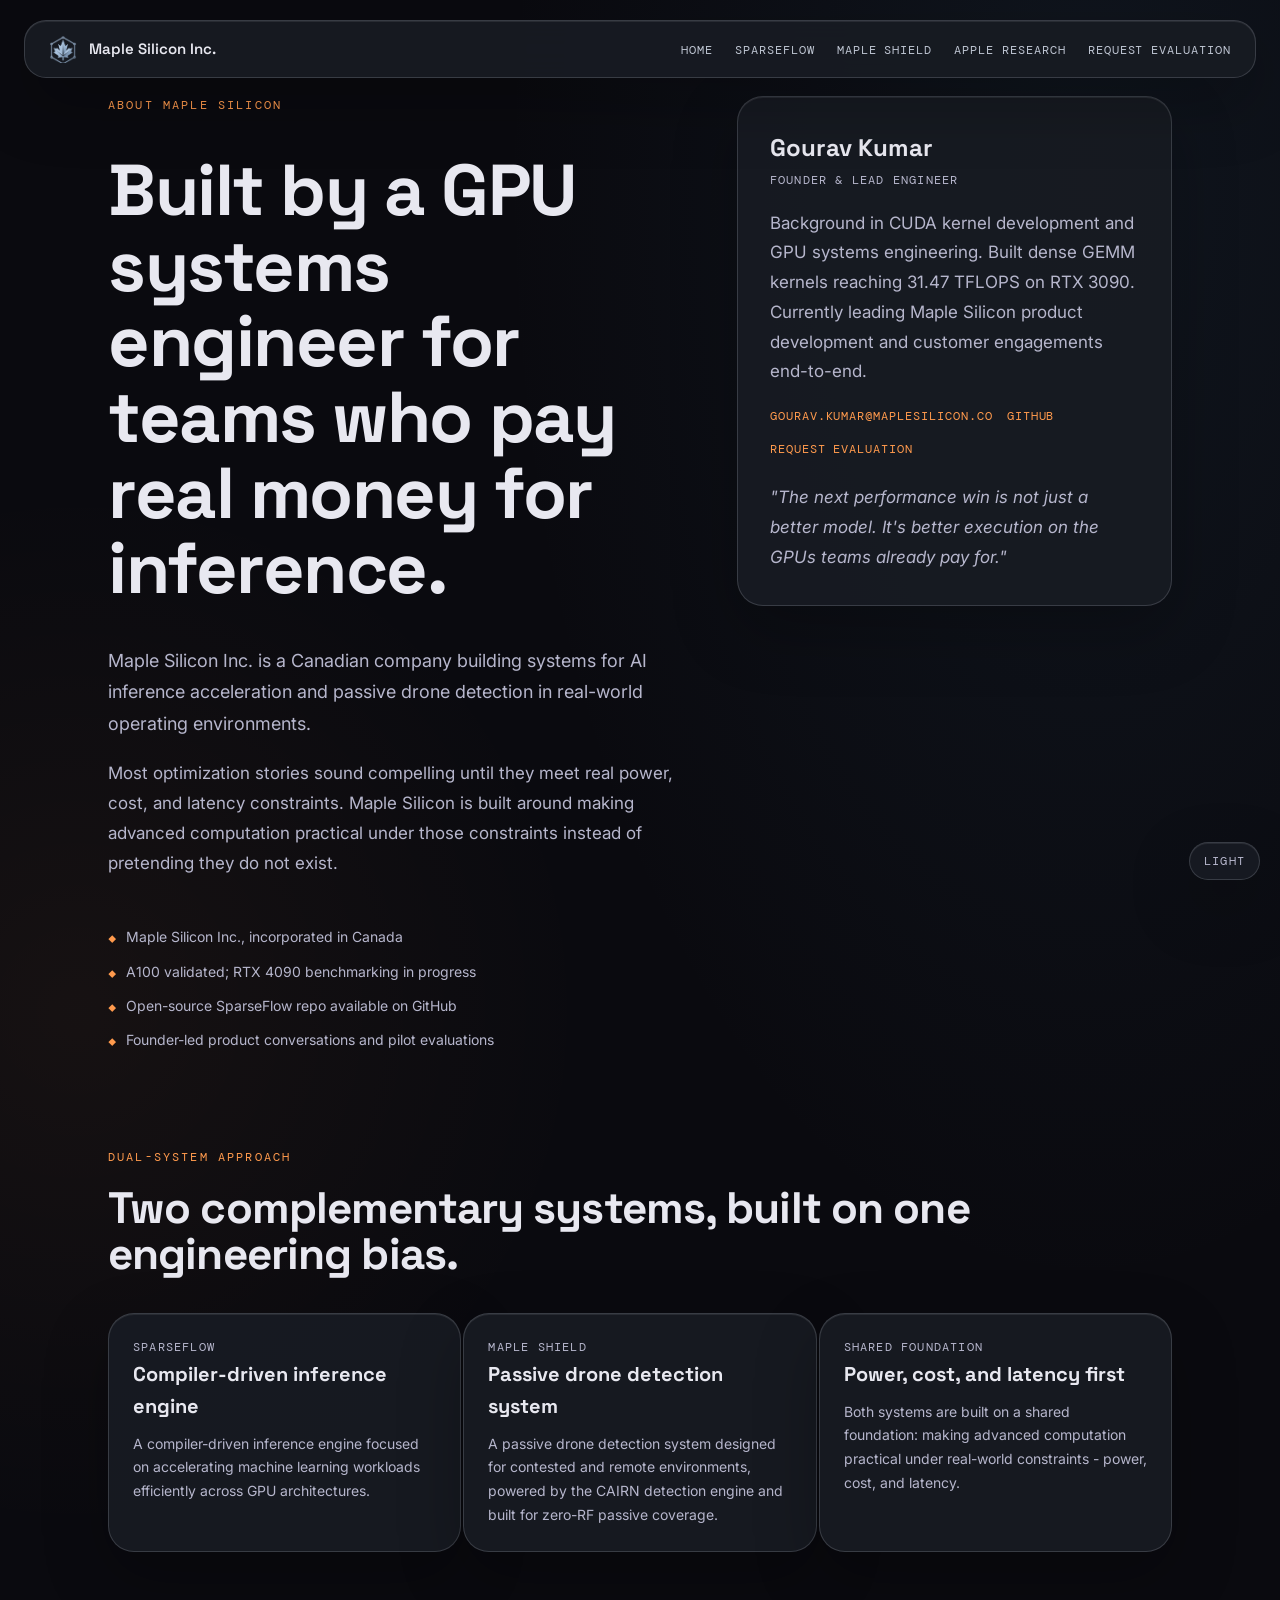
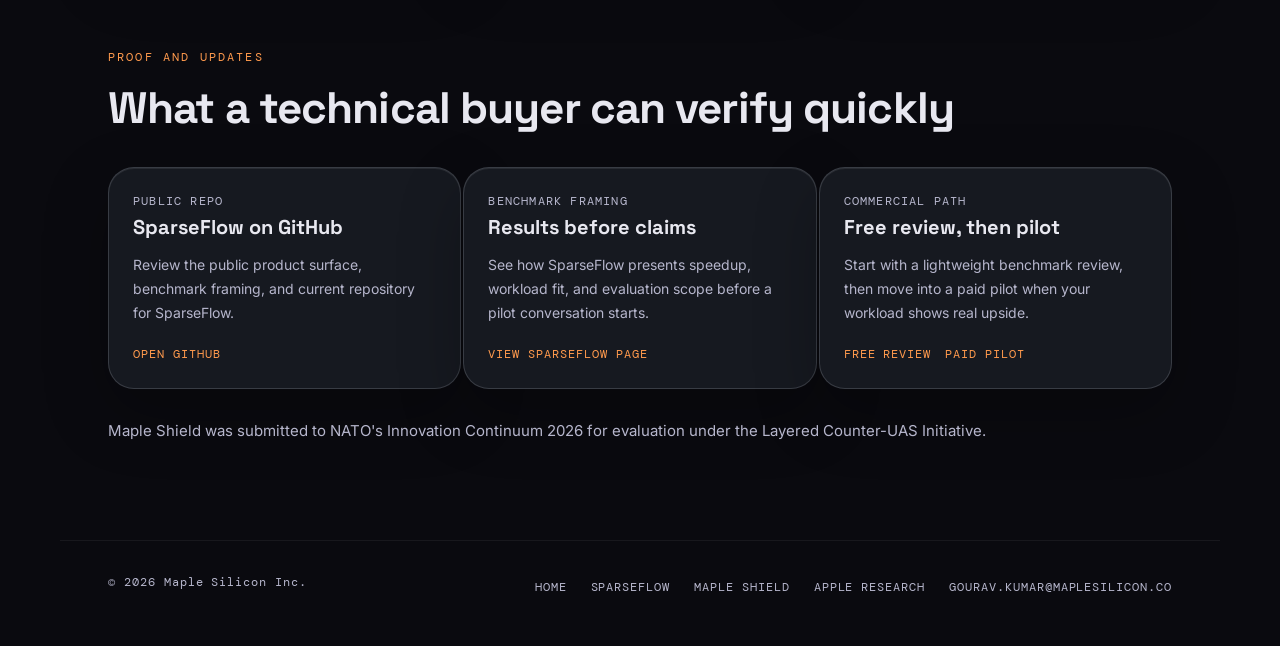
<file: about/index.html>
<!DOCTYPE html>
<html lang="en" data-theme="dark">
<head>
    <meta charset="UTF-8">
    <meta name="viewport" content="width=device-width, initial-scale=1.0">
    <title>About Maple Silicon Inc. | Inference acceleration and passive drone detection</title>
    <meta name="description" content="About Maple Silicon Inc., Gourav Kumar, SparseFlow, and Maple Shield.">
    <script>
        (function() {
            try {
                document.documentElement.setAttribute('data-theme', localStorage.getItem('maplesilicon-theme') || 'dark');
            } catch (error) {
                document.documentElement.setAttribute('data-theme', 'dark');
            }
        })();
    </script>
    <link rel="preconnect" href="https://fonts.googleapis.com">
    <link rel="preconnect" href="https://fonts.gstatic.com" crossorigin>
    <link href="https://fonts.googleapis.com/css2?family=Space+Grotesk:wght@300;400;500;600;700&family=DM+Mono:wght@300;400;500&family=Inter:wght@300;400;500&display=swap" rel="stylesheet">
    <style>
        *, *::before, *::after { box-sizing: border-box; margin: 0; padding: 0; }

        :root, [data-theme="dark"] {
            --bg: #0a0a0f;
            --bg2: #0d0d14;
            --bg3: #111118;
            --amber: #ff9a4d;
            --amber-dim: rgba(255,154,77,0.14);
            --amber-glow: rgba(255,154,77,0.42);
            --text: #e8e8f0;
            --text-dim: #b6b6cc;
            --border: rgba(255,255,255,0.06);
            --border-hover: rgba(249,115,22,0.4);
        }

        [data-theme="light"] {
            --bg: #f6f3ec;
            --bg2: #f1eee6;
            --bg3: #fffdf8;
            --amber: #b65b12;
            --amber-dim: rgba(182,91,18,0.10);
            --amber-glow: rgba(182,91,18,0.20);
            --text: #17141c;
            --text-dim: #4f4a5d;
            --border: rgba(23,20,28,0.10);
            --border-hover: rgba(182,91,18,0.28);
        }

        html { scroll-behavior: smooth; }
        body {
            background: var(--bg);
            color: var(--text);
            font-family: 'Inter', sans-serif;
            line-height: 1.6;
            transition: background 300ms ease, color 300ms ease;
        }

        .theme-btn {
            position: fixed;
            right: 20px;
            bottom: 20px;
            z-index: 200;
            background: var(--bg3);
            border: 1px solid var(--border);
            border-radius: 999px;
            padding: 10px 14px;
            cursor: pointer;
            font-family: 'DM Mono', monospace;
            font-size: 12px;
            letter-spacing: 0.1em;
            text-transform: uppercase;
            color: var(--text-dim);
        }

        nav {
            position: sticky;
            top: 0;
            z-index: 100;
            padding: 20px 48px;
            display: flex;
            align-items: center;
            justify-content: space-between;
            background: rgba(10,10,15,0.92);
            backdrop-filter: blur(16px);
            border-bottom: 1px solid var(--border);
        }
        [data-theme="light"] nav { background: rgba(246,243,236,0.94); }

        .nav-logo {
            display: flex;
            align-items: center;
            gap: 12px;
            color: var(--text);
            text-decoration: none;
        }
        .nav-logo img { height: 28px; width: auto; }
        .nav-logo span {
            font-family: 'Space Grotesk', sans-serif;
            font-weight: 600;
            font-size: 15px;
        }
        .nav-links {
            display: flex;
            gap: 28px;
            list-style: none;
        }
        .nav-links a {
            font-family: 'DM Mono', monospace;
            font-size: 12px;
            letter-spacing: 0.08em;
            text-transform: uppercase;
            color: var(--text-dim);
            text-decoration: none;
        }
        .nav-links a:hover { color: var(--text); }

        .section {
            max-width: 1160px;
            margin: 0 auto;
            padding: 96px 48px;
        }
        .hero {
            display: grid;
            grid-template-columns: 1.15fr 0.85fr;
            gap: 40px;
            align-items: start;
        }
        .eyebrow {
            font-family: 'DM Mono', monospace;
            font-size: 12px;
            letter-spacing: 0.18em;
            text-transform: uppercase;
            color: var(--amber);
            margin-bottom: 18px;
        }
        h1, h2 {
            font-family: 'Space Grotesk', sans-serif;
            line-height: 1.05;
            letter-spacing: -0.02em;
        }
        h1 {
            font-size: clamp(40px, 6vw, 72px);
            margin-bottom: 18px;
        }
        h2 {
            font-size: clamp(28px, 3.6vw, 44px);
            margin-bottom: 18px;
        }
        .lede, .body-copy {
            color: var(--text-dim);
            font-size: 18px;
            line-height: 1.75;
        }
        .body-copy { font-size: 17px; }
        .stack { display: grid; gap: 20px; }

        .founder-card, .panel {
            background: var(--bg3);
            border: 1px solid var(--border);
            padding: 32px;
        }
        .founder-name {
            font-family: 'Space Grotesk', sans-serif;
            font-size: 24px;
            font-weight: 700;
            margin-bottom: 4px;
        }
        .founder-title, .micro {
            font-family: 'DM Mono', monospace;
            font-size: 12px;
            letter-spacing: 0.1em;
            text-transform: uppercase;
            color: var(--text-dim);
        }
        .founder-title { margin-bottom: 18px; }
        .founder-links, .proof-links {
            display: flex;
            flex-wrap: wrap;
            gap: 14px;
            margin-top: 20px;
        }
        .founder-links a, .proof-links a, .contact-link {
            color: var(--amber);
            text-decoration: none;
            font-family: 'DM Mono', monospace;
            font-size: 12px;
            letter-spacing: 0.08em;
            text-transform: uppercase;
        }
        .founder-links a:hover, .proof-links a:hover, .contact-link:hover { color: var(--text); }

        .credentials {
            display: grid;
            gap: 12px;
            margin-top: 28px;
        }
        .credential {
            display: flex;
            gap: 10px;
            align-items: flex-start;
            color: var(--text-dim);
            font-size: 14px;
        }
        .credential::before {
            content: '◆';
            color: var(--amber);
            font-size: 8px;
            margin-top: 7px;
        }

        .proof-grid {
            display: grid;
            grid-template-columns: repeat(3, 1fr);
            gap: 2px;
            margin-top: 36px;
        }
        .proof-card {
            background: var(--bg3);
            border: 1px solid var(--border);
            padding: 24px;
        }
        .proof-card h3 {
            font-family: 'Space Grotesk', sans-serif;
            font-size: 20px;
            margin-bottom: 10px;
        }
        .proof-card p {
            color: var(--text-dim);
            font-size: 14px;
            line-height: 1.7;
        }

        .note-line {
            margin-top: 28px;
            color: var(--text-dim);
            font-size: 15px;
            line-height: 1.8;
        }

        footer {
            max-width: 1160px;
            margin: 0 auto;
            padding: 32px 48px 48px;
            border-top: 1px solid var(--border);
            display: flex;
            justify-content: space-between;
            gap: 20px;
        }
        .footer-brand {
            font-family: 'DM Mono', monospace;
            font-size: 12px;
            letter-spacing: 0.08em;
            color: var(--text-dim);
        }
        .footer-links {
            display: flex;
            gap: 24px;
            list-style: none;
        }
        .footer-links a {
            font-family: 'DM Mono', monospace;
            font-size: 12px;
            letter-spacing: 0.08em;
            text-transform: uppercase;
            color: var(--text-dim);
            text-decoration: none;
        }
        .footer-links a:hover { color: var(--text); }

        @media (max-width: 900px) {
            .hero, .proof-grid { grid-template-columns: 1fr; }
        }
        @media (max-width: 720px) {
            nav, .section, footer { padding-left: 24px; padding-right: 24px; }
            .nav-links { display: none; }
            footer { flex-direction: column; }
        }
    </style>
  <link rel="stylesheet" href="../assets/spatial.css" />
  <script defer src="../assets/spatial.js"></script>
</head>
<body>
<a class="skip-link" href="#main-content">Skip to content</a>
    <button class="theme-btn" id="themeBtn" onclick="toggleTheme()" aria-label="Toggle color theme">
        <span id="themeLabel">Light</span>
    </button>

    <nav>
        <a href="../" class="nav-logo">
            <img src="../maplesilicon.png" alt="">
            <span>Maple Silicon Inc.</span>
        </a>
        <ul class="nav-links">
            <li><a href="../">Home</a></li>
            <li><a href="../sparseflow/">SparseFlow</a></li>
            <li><a href="../maple-shield/">Maple Shield</a></li>
            <li><a href="../research/apple/">Apple Research</a></li>
            <li><a href="mailto:info@maplesilicon.co?subject=Maple%20Silicon%20Evaluation">Request Evaluation</a></li>
        </ul>
    </nav>

    <main id="main-content">
<section class="section hero">
        <div class="stack">
            <p class="eyebrow">About Maple Silicon</p>
            <h1>Built by a GPU systems engineer for teams who pay real money for inference.</h1>
            <p class="lede">Maple Silicon Inc. is a Canadian company building systems for AI inference acceleration and passive drone detection in real-world operating environments.</p>
            <p class="body-copy">Most optimization stories sound compelling until they meet real power, cost, and latency constraints. Maple Silicon is built around making advanced computation practical under those constraints instead of pretending they do not exist.</p>
            <div class="credentials">
                <span class="credential">Maple Silicon Inc., incorporated in Canada</span>
                <span class="credential">A100 validated; RTX 4090 benchmarking in progress</span>
                <span class="credential">Open-source SparseFlow repo available on GitHub</span>
                <span class="credential">Founder-led product conversations and pilot evaluations</span>
            </div>
        </div>
        <div class="founder-card">
            <div class="founder-name">Gourav Kumar</div>
            <div class="founder-title">Founder &amp; Lead Engineer</div>
            <p class="body-copy">Background in CUDA kernel development and GPU systems engineering. Built dense GEMM kernels reaching 31.47 TFLOPS on RTX 3090. Currently leading Maple Silicon product development and customer engagements end-to-end.</p>
            <div class="founder-links">
                <a href="mailto:gourav.kumar@maplesilicon.co">gourav.kumar@maplesilicon.co</a>
                <a href="https://github.com/MapleSilicon">GitHub</a>
                <a href="mailto:info@maplesilicon.co?subject=Maple%20Silicon%20Evaluation">Request Evaluation</a>
            </div>
            <p class="body-copy" style="margin-top: 24px;"><em>"The next performance win is not just a better model. It's better execution on the GPUs teams already pay for."</em></p>
        </div>
    </section>

    <section class="section" style="padding-top: 0;">
        <p class="eyebrow">Dual-System Approach</p>
        <h2>Two complementary systems, built on one engineering bias.</h2>
        <div class="proof-grid">
            <div class="proof-card">
                <div class="micro">SparseFlow</div>
                <h3>Compiler-driven inference engine</h3>
                <p>A compiler-driven inference engine focused on accelerating machine learning workloads efficiently across GPU architectures.</p>
            </div>
            <div class="proof-card">
                <div class="micro">Maple Shield</div>
                <h3>Passive drone detection system</h3>
                <p>A passive drone detection system designed for contested and remote environments, powered by the CAIRN detection engine and built for zero-RF passive coverage.</p>
            </div>
            <div class="proof-card">
                <div class="micro">Shared foundation</div>
                <h3>Power, cost, and latency first</h3>
                <p>Both systems are built on a shared foundation: making advanced computation practical under real-world constraints - power, cost, and latency.</p>
            </div>
        </div>
    </section>

    <section class="section" style="padding-top: 0;">
        <p class="eyebrow">Proof And Updates</p>
        <h2>What a technical buyer can verify quickly</h2>
        <div class="proof-grid">
            <div class="proof-card">
                <div class="micro">Public Repo</div>
                <h3>SparseFlow on GitHub</h3>
                <p>Review the public product surface, benchmark framing, and current repository for SparseFlow.</p>
                <div class="proof-links">
                    <a href="https://github.com/MapleSilicon/SparseFlow">Open GitHub</a>
                </div>
            </div>
            <div class="proof-card">
                <div class="micro">Benchmark Framing</div>
                <h3>Results before claims</h3>
                <p>See how SparseFlow presents speedup, workload fit, and evaluation scope before a pilot conversation starts.</p>
                <div class="proof-links">
                    <a href="../sparseflow/">View SparseFlow Page</a>
                </div>
            </div>
            <div class="proof-card">
                <div class="micro">Commercial Path</div>
                <h3>Free review, then pilot</h3>
                <p>Start with a lightweight benchmark review, then move into a paid pilot when your workload shows real upside.</p>
                <div class="proof-links">
                    <a href="mailto:info@maplesilicon.co?subject=SparseFlow%20Free%20Benchmark%20Review">Free Review</a>
                    <a href="mailto:info@maplesilicon.co?subject=SparseFlow%20Pilot">Paid Pilot</a>
                </div>
            </div>
        </div>
        <p class="note-line">Maple Shield was submitted to NATO's Innovation Continuum 2026 for evaluation under the Layered Counter-UAS Initiative.</p>
    </section>

    </main>
    <footer>
        <div class="footer-brand">&copy; 2026 Maple Silicon Inc.</div>
        <ul class="footer-links">
            <li><a href="../">Home</a></li>
            <li><a href="../sparseflow/">SparseFlow</a></li>
            <li><a href="../maple-shield/">Maple Shield</a></li>
            <li><a href="../research/apple/">Apple Research</a></li>
            <li><a href="mailto:gourav.kumar@maplesilicon.co">gourav.kumar@maplesilicon.co</a></li>
        </ul>
    </footer>

    <script>
        function applyTheme(theme) {
            document.documentElement.setAttribute('data-theme', theme);
            try { localStorage.setItem('maplesilicon-theme', theme); } catch (error) {}
            document.getElementById('themeLabel').textContent = theme === 'dark' ? 'Light' : 'Dark';
        }

        function toggleTheme() {
            const current = document.documentElement.getAttribute('data-theme') || 'dark';
            applyTheme(current === 'dark' ? 'light' : 'dark');
        }

        applyTheme(document.documentElement.getAttribute('data-theme') || 'dark');
    </script>
</body>
</html>
</file>
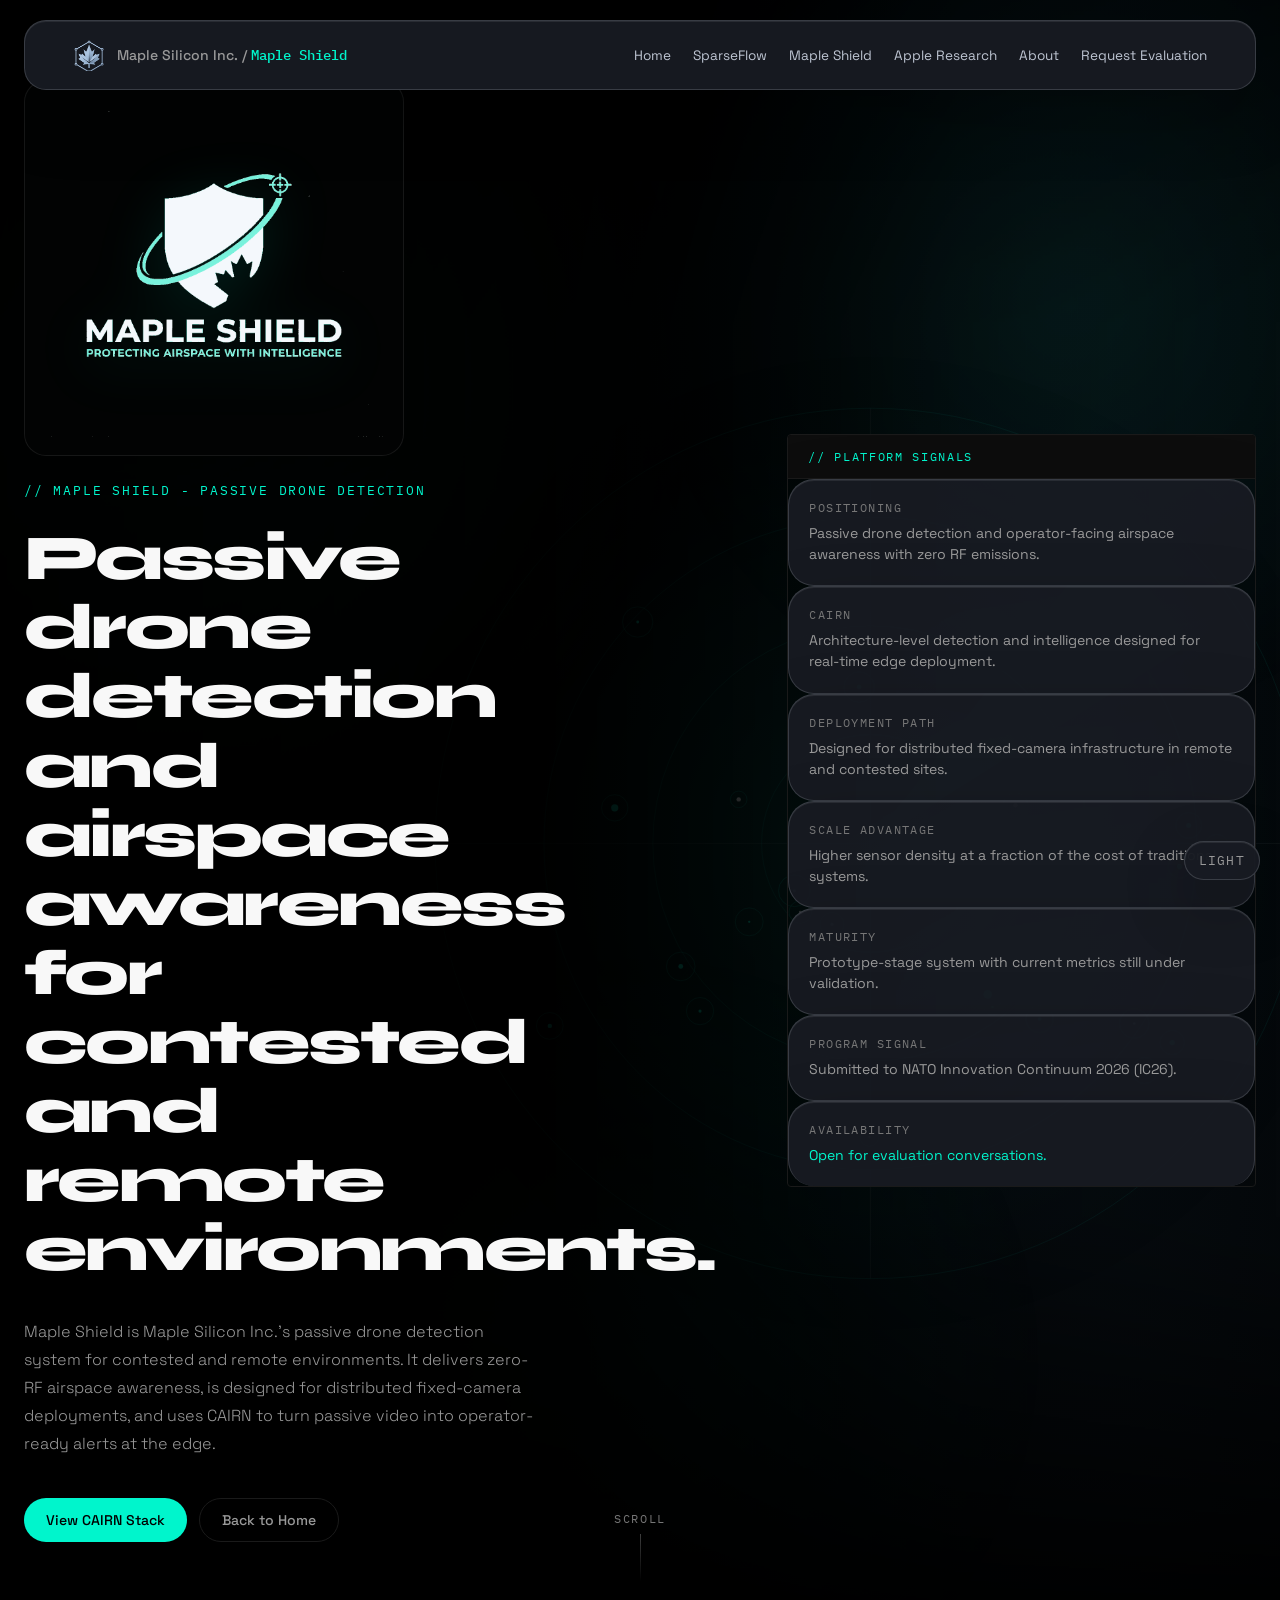
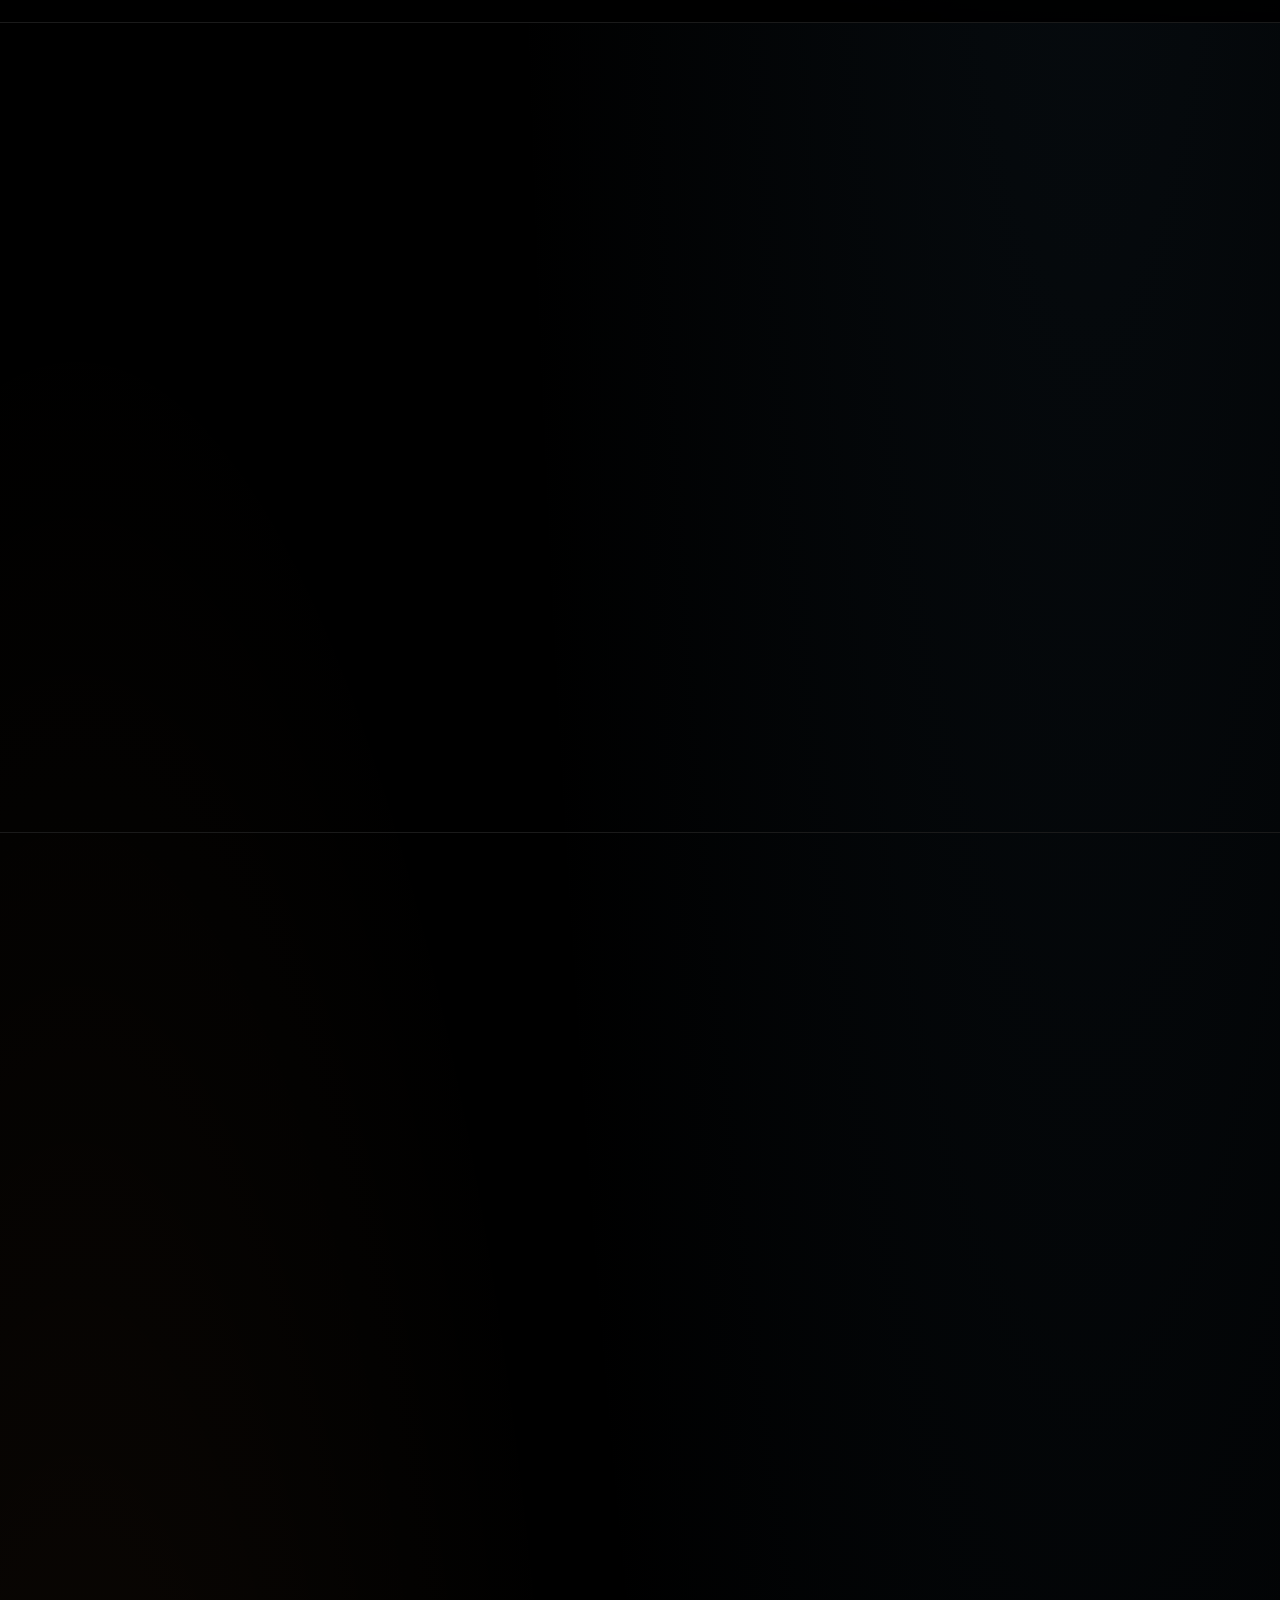
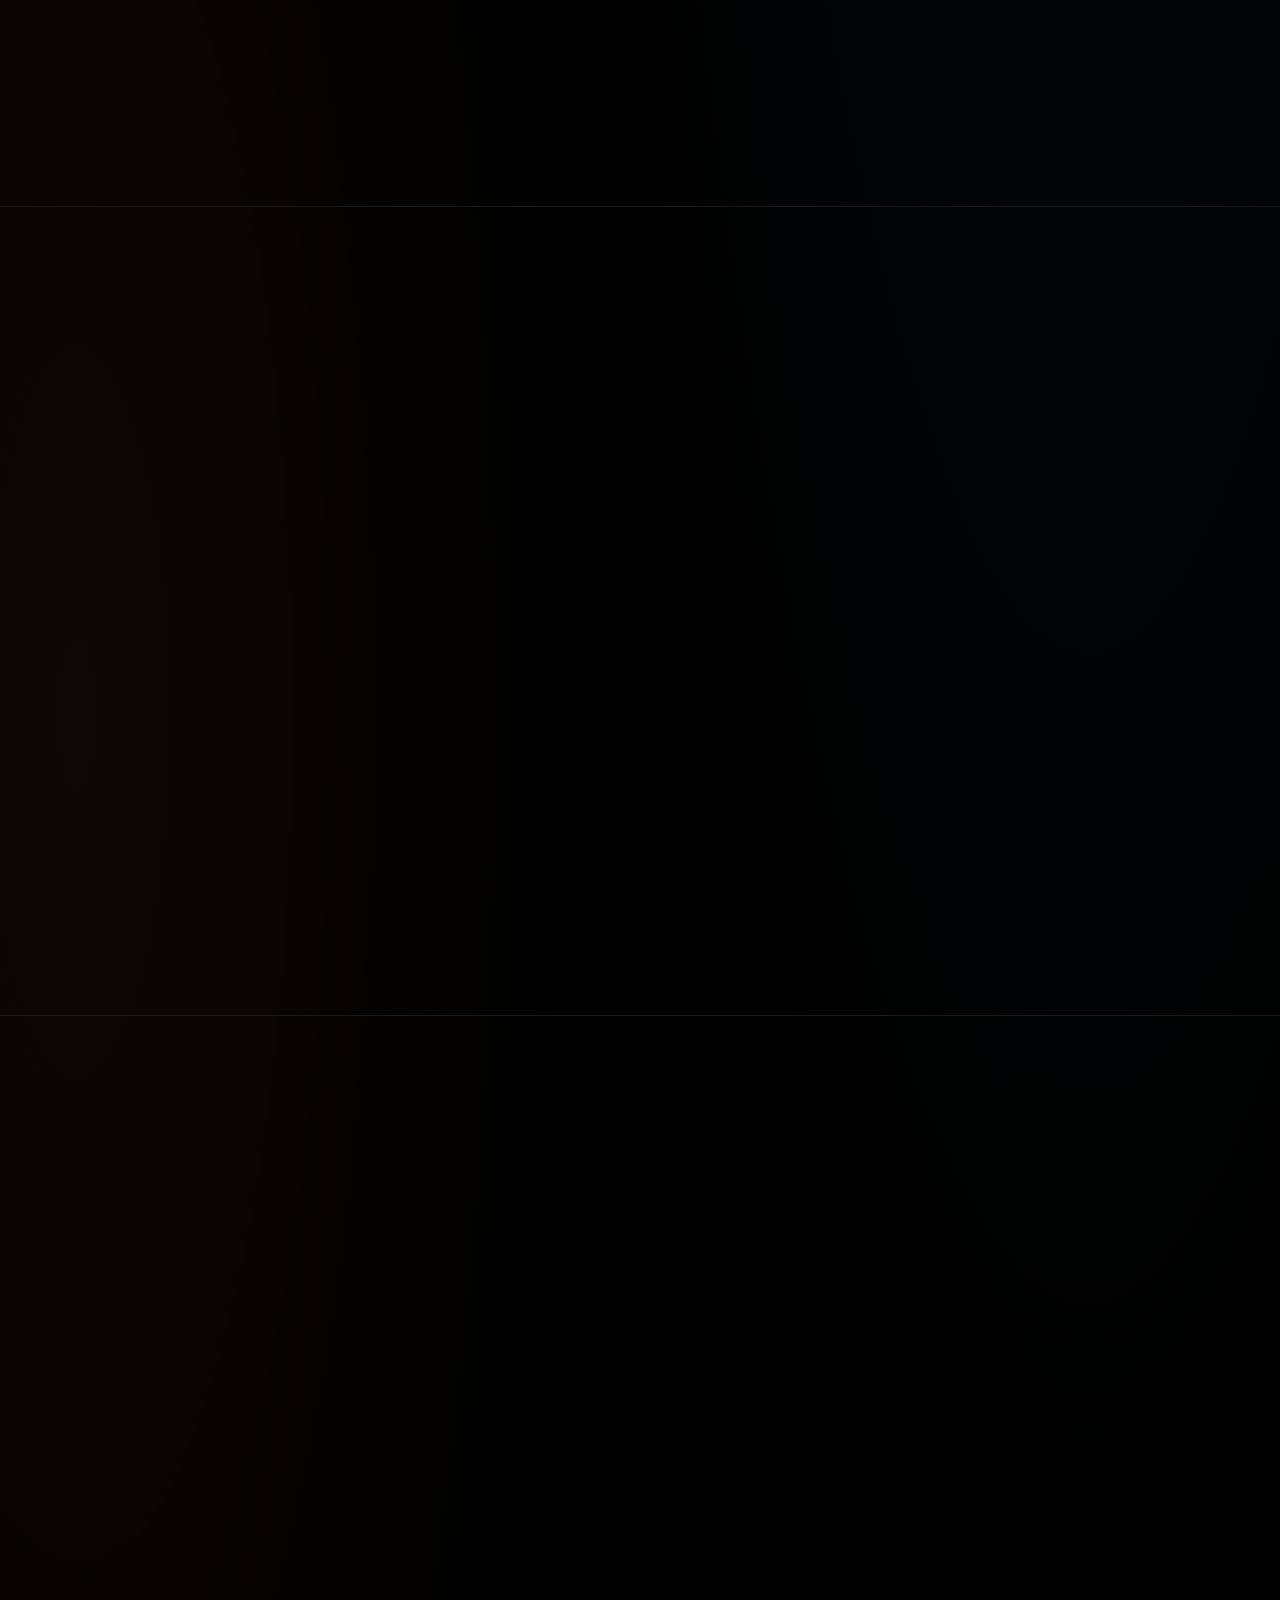
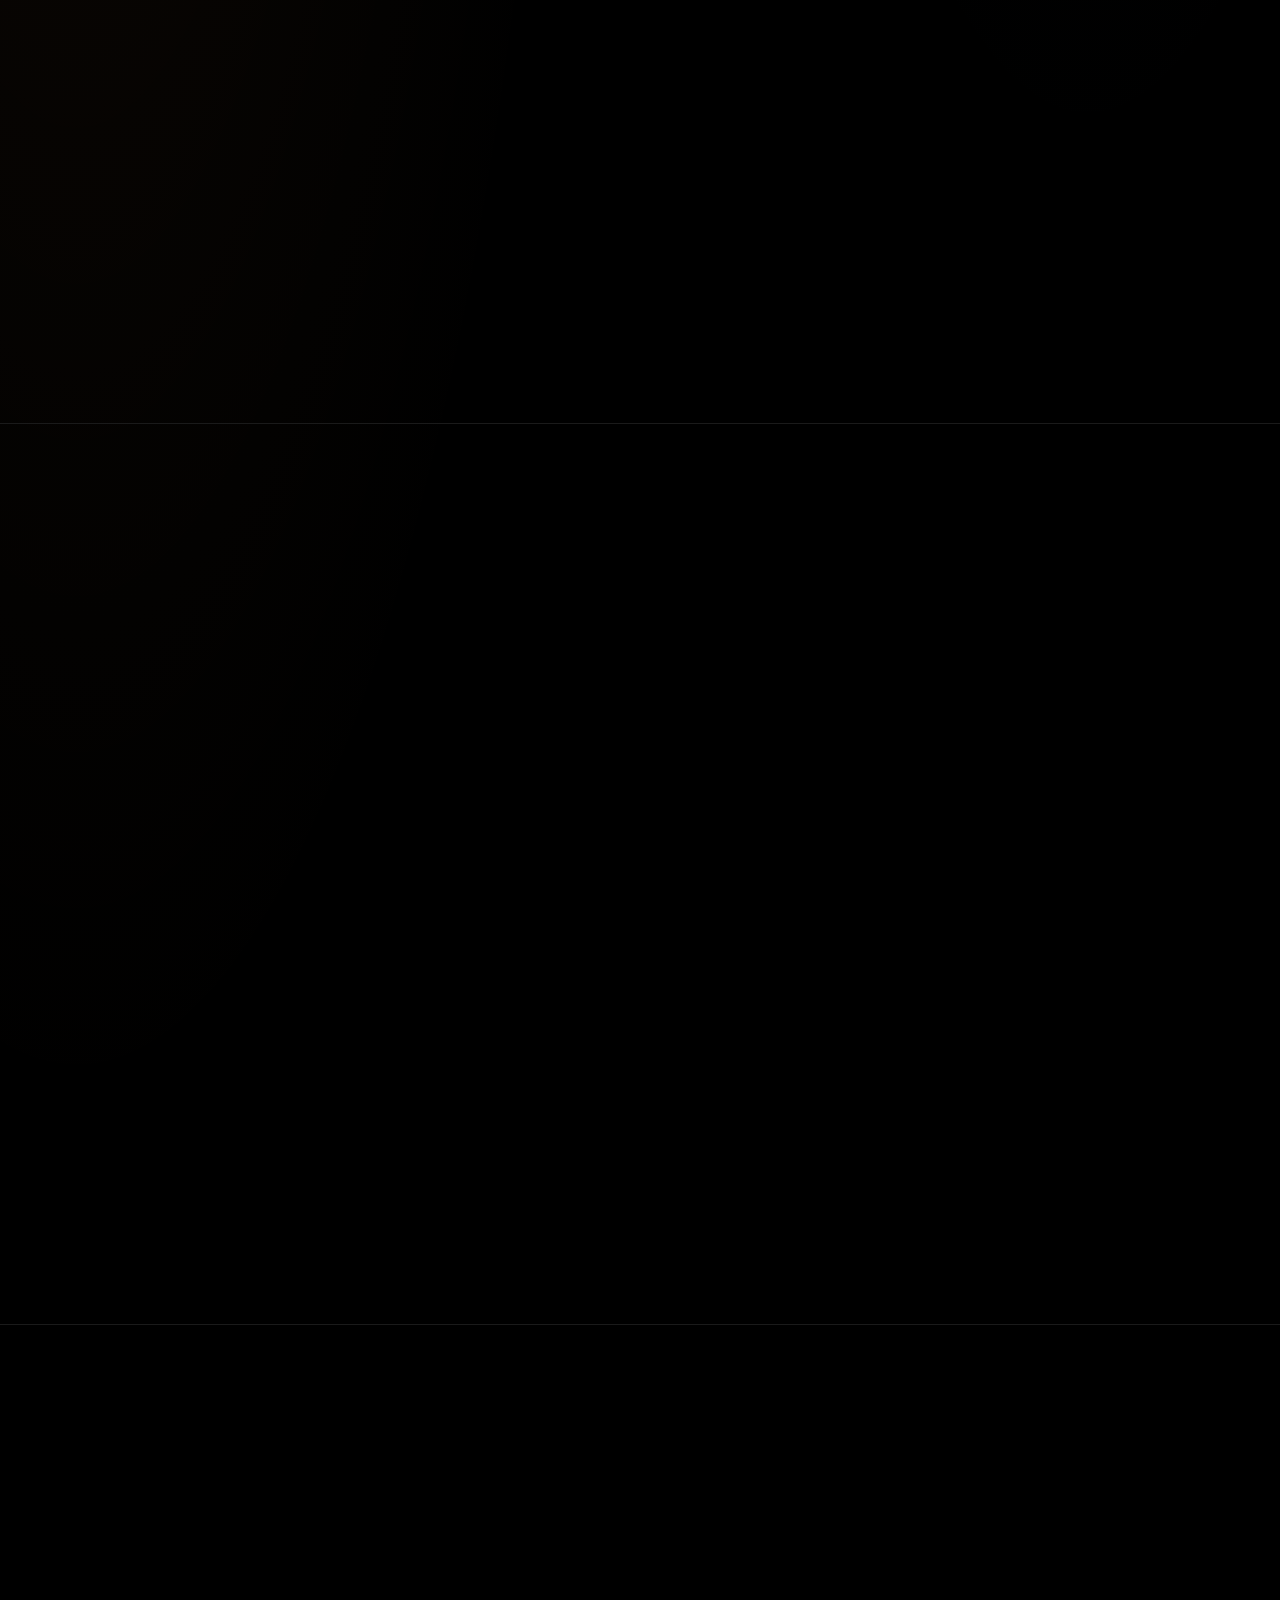
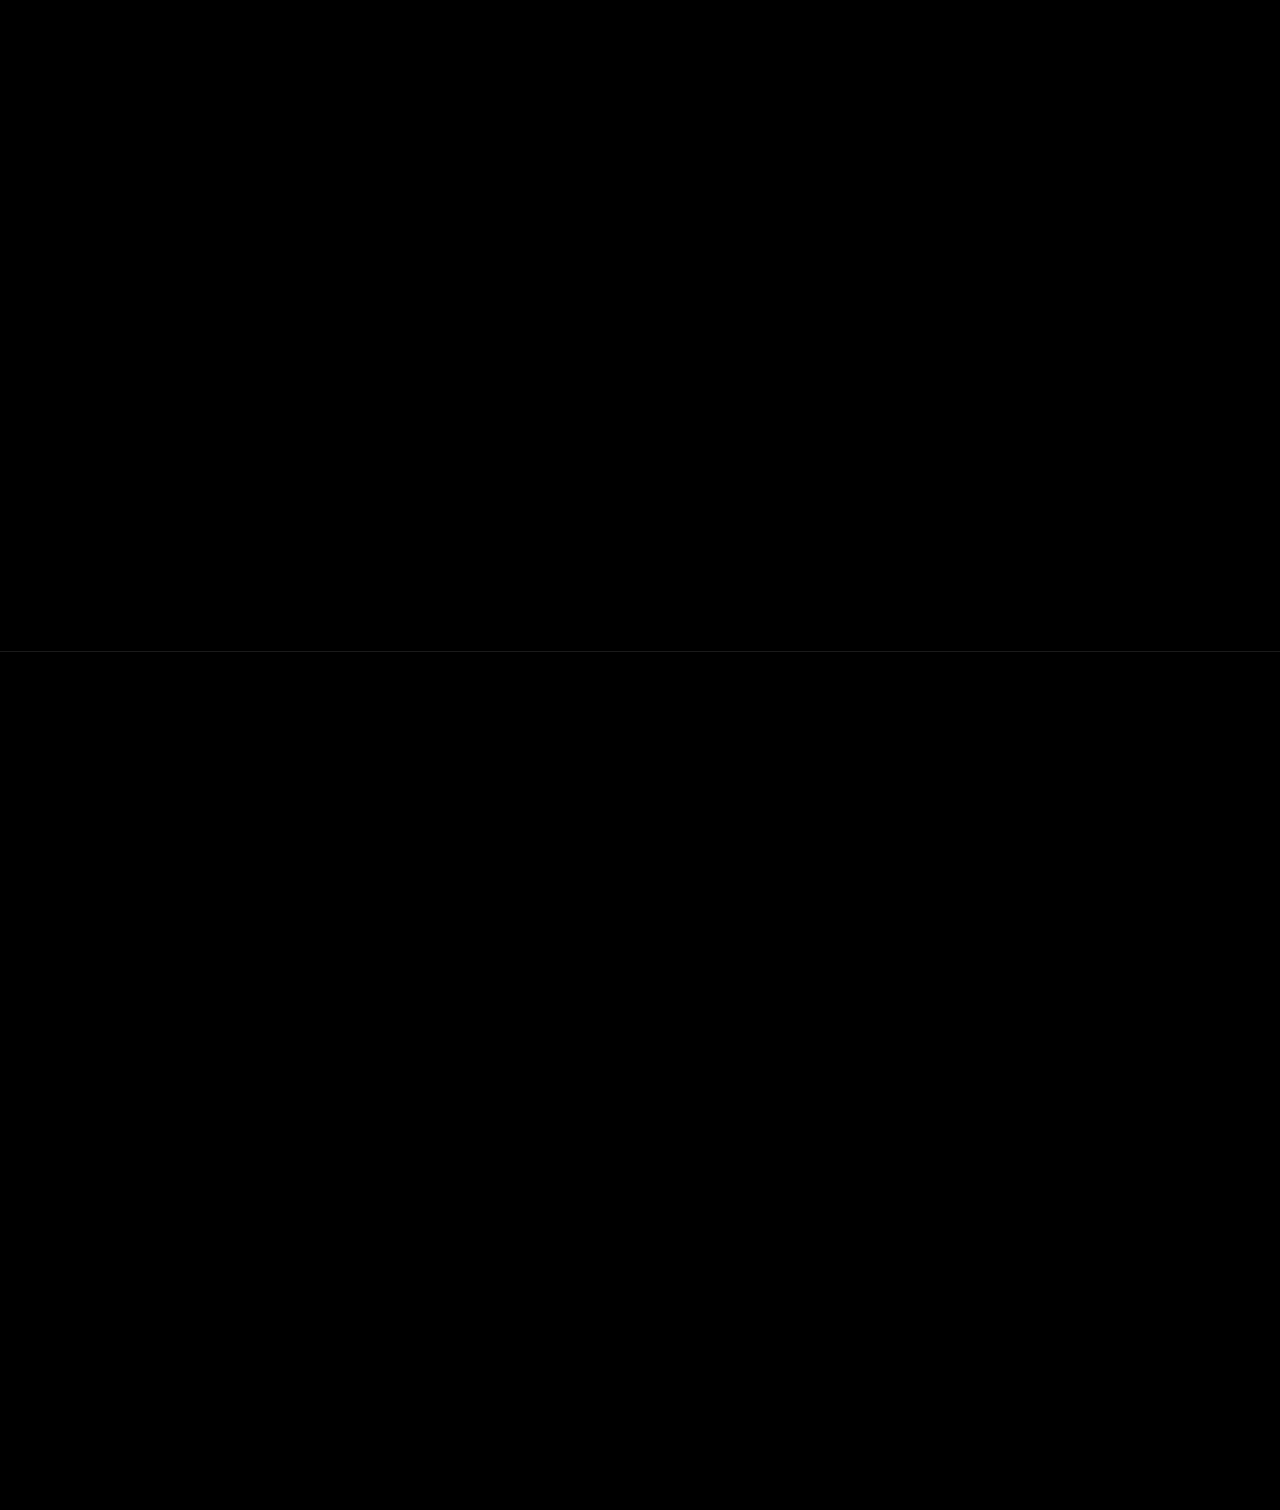
<file: borealis/index.html>
<!DOCTYPE html>
<html lang="en">
<head>
    <meta charset="UTF-8">
    <meta http-equiv="refresh" content="0; url=../maple-shield/">
    <meta name="viewport" content="width=device-width, initial-scale=1.0">
    <title>Redirecting to Maple Shield</title>
    <link rel="canonical" href="../maple-shield/">
</head>
<body>
    <p>Redirecting to <a href="../maple-shield/">Maple Shield</a>...</p>
</body>
</html>
</file>
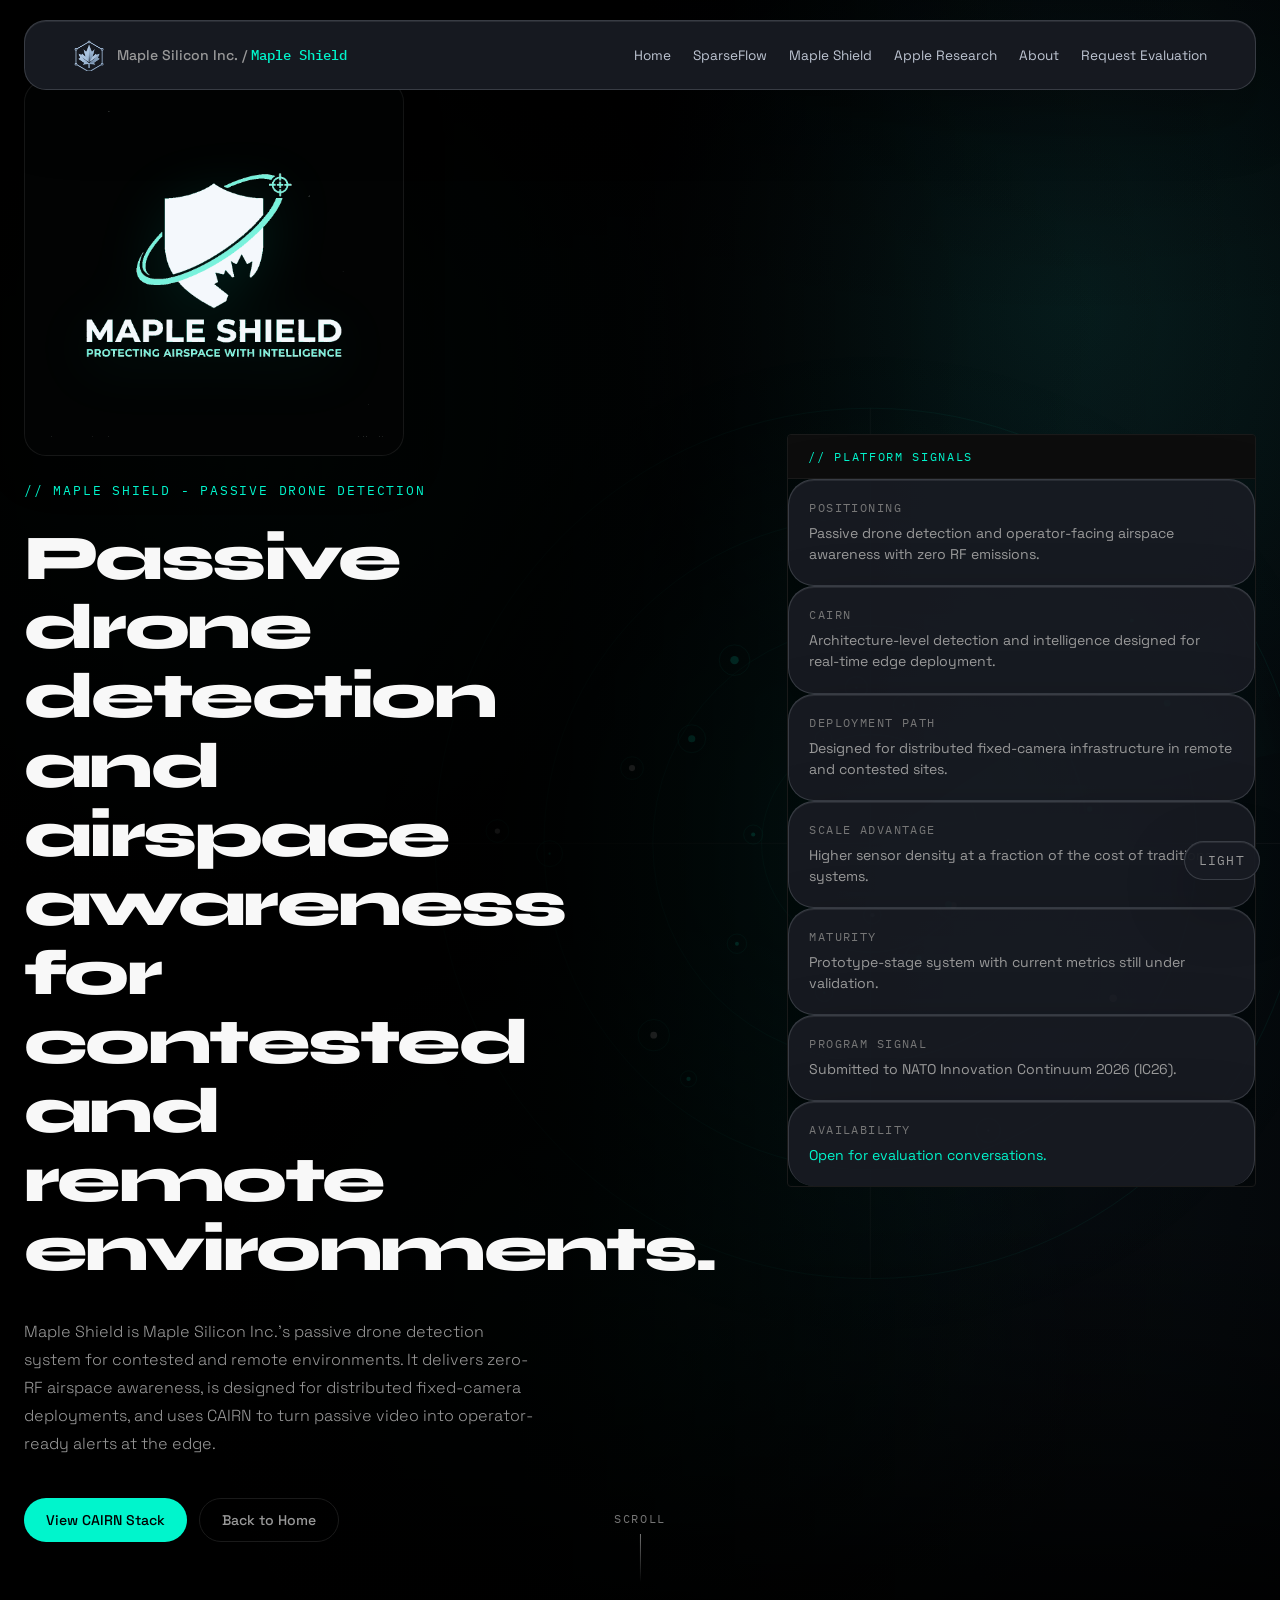
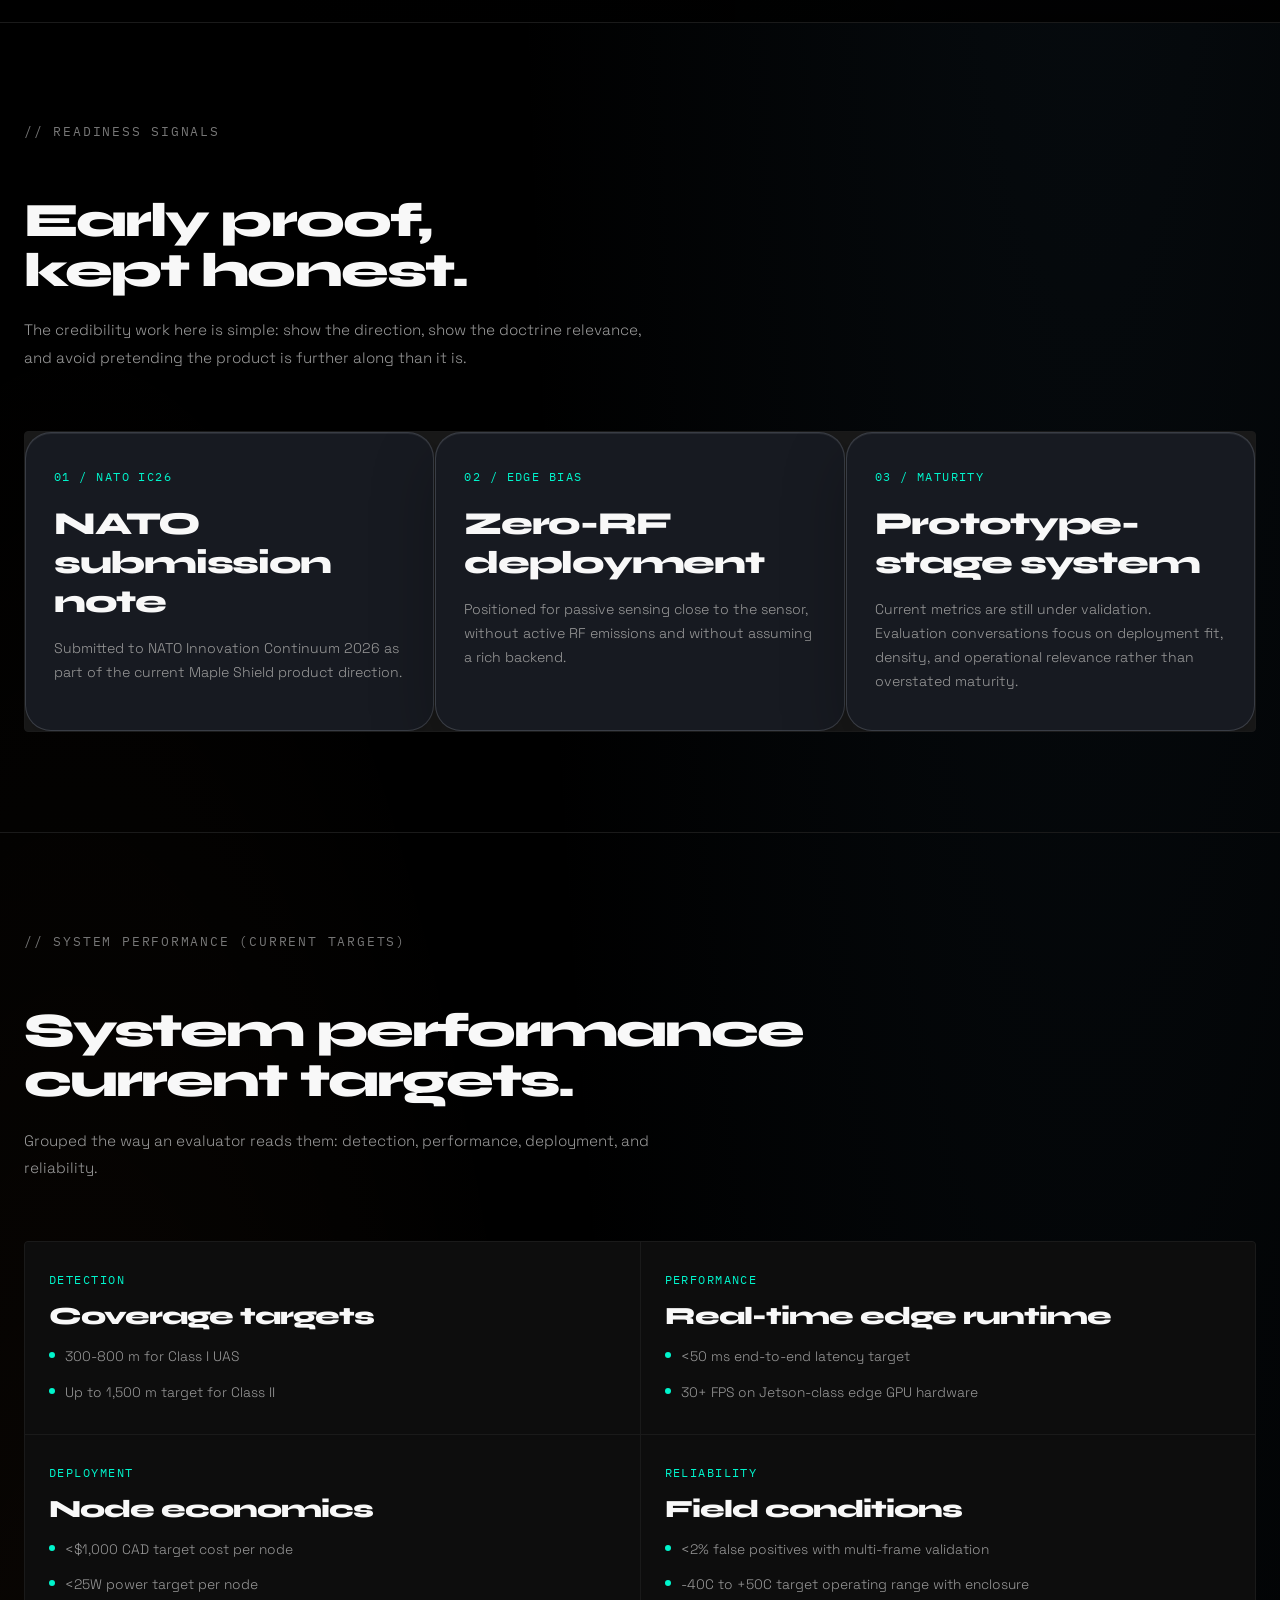
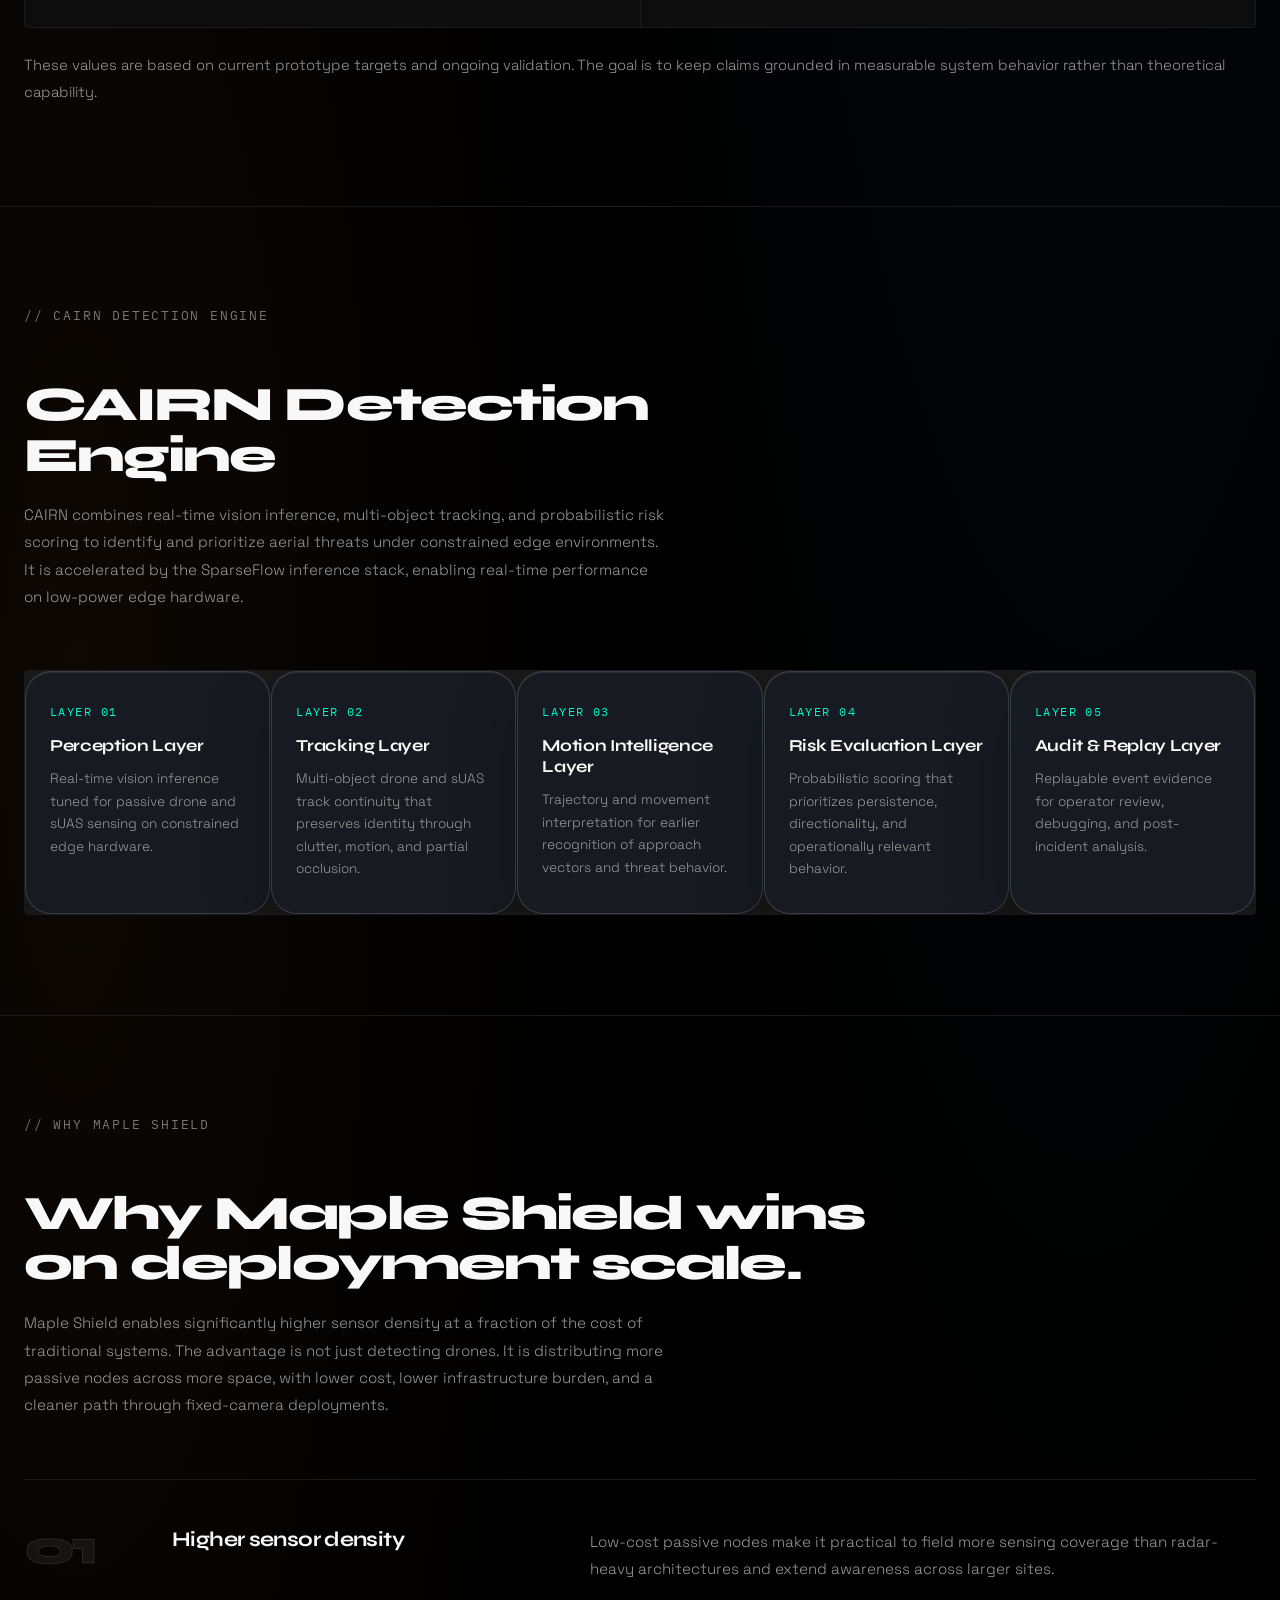
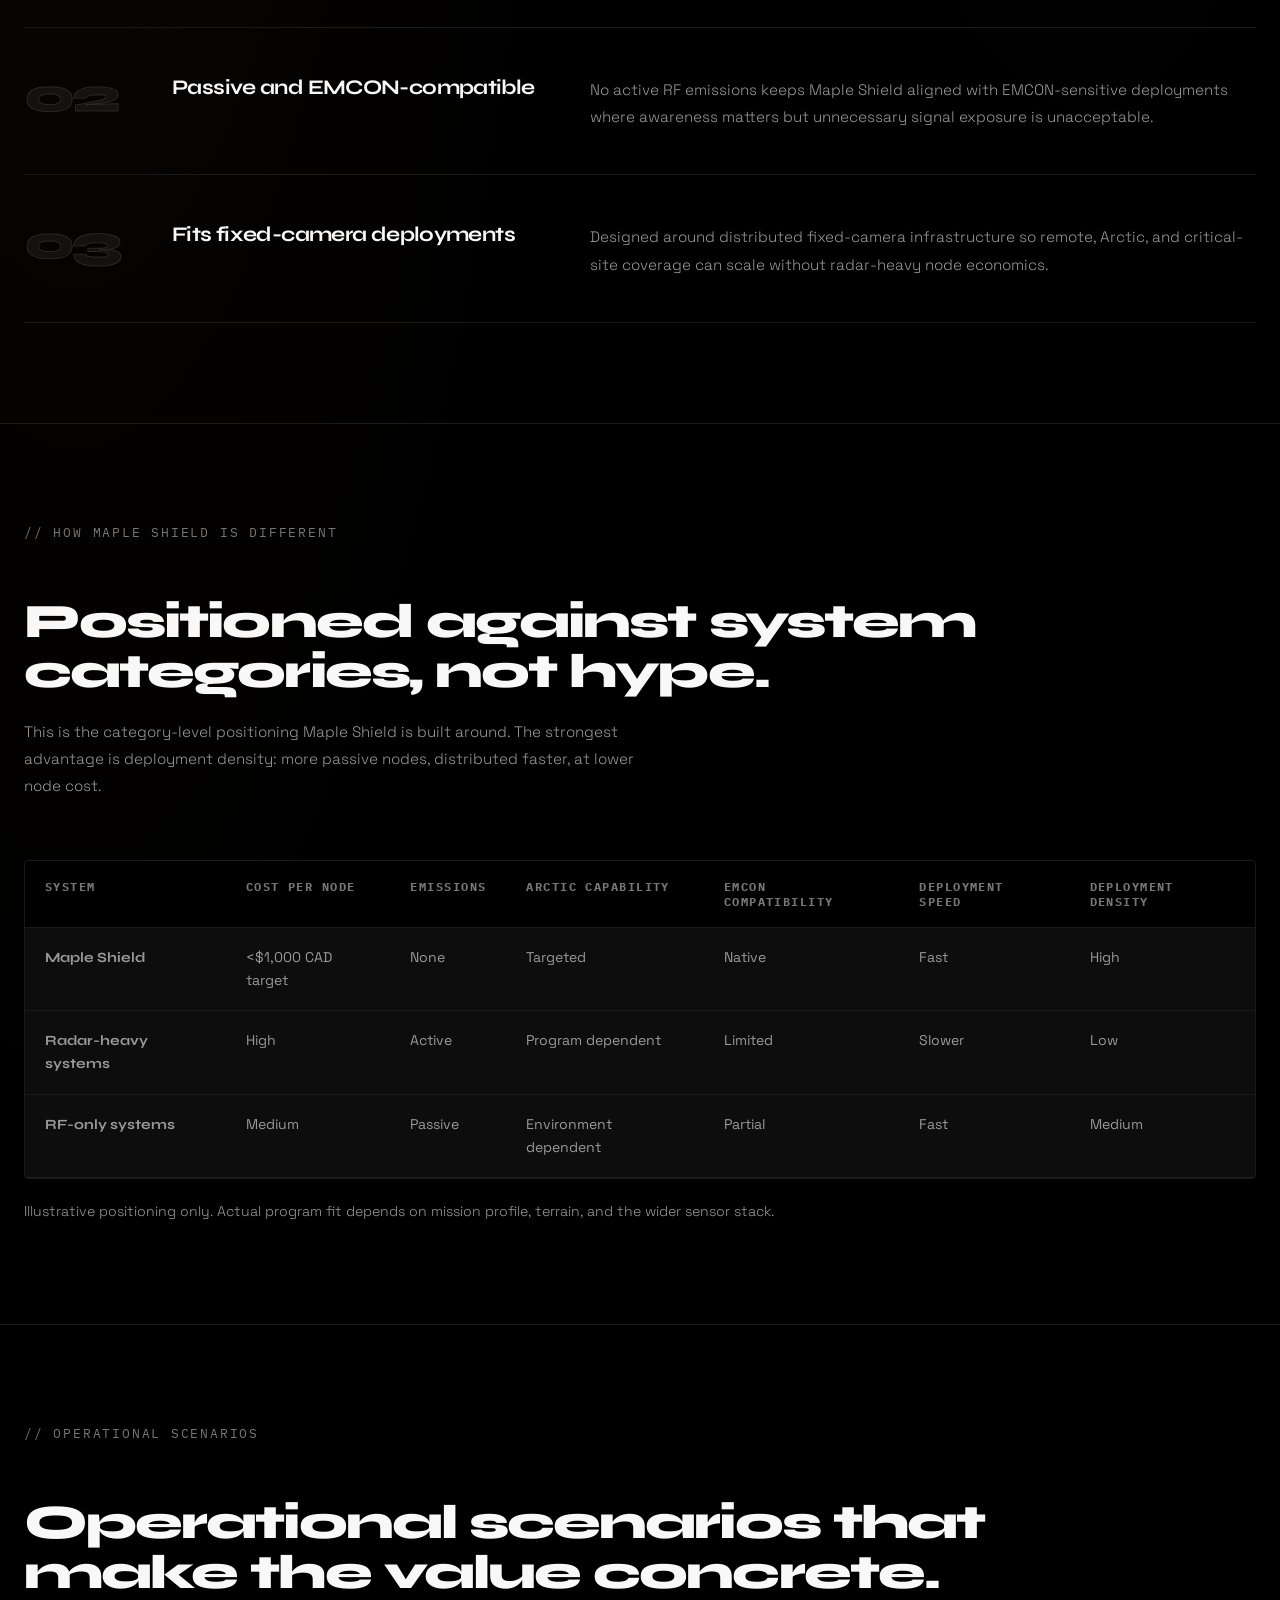
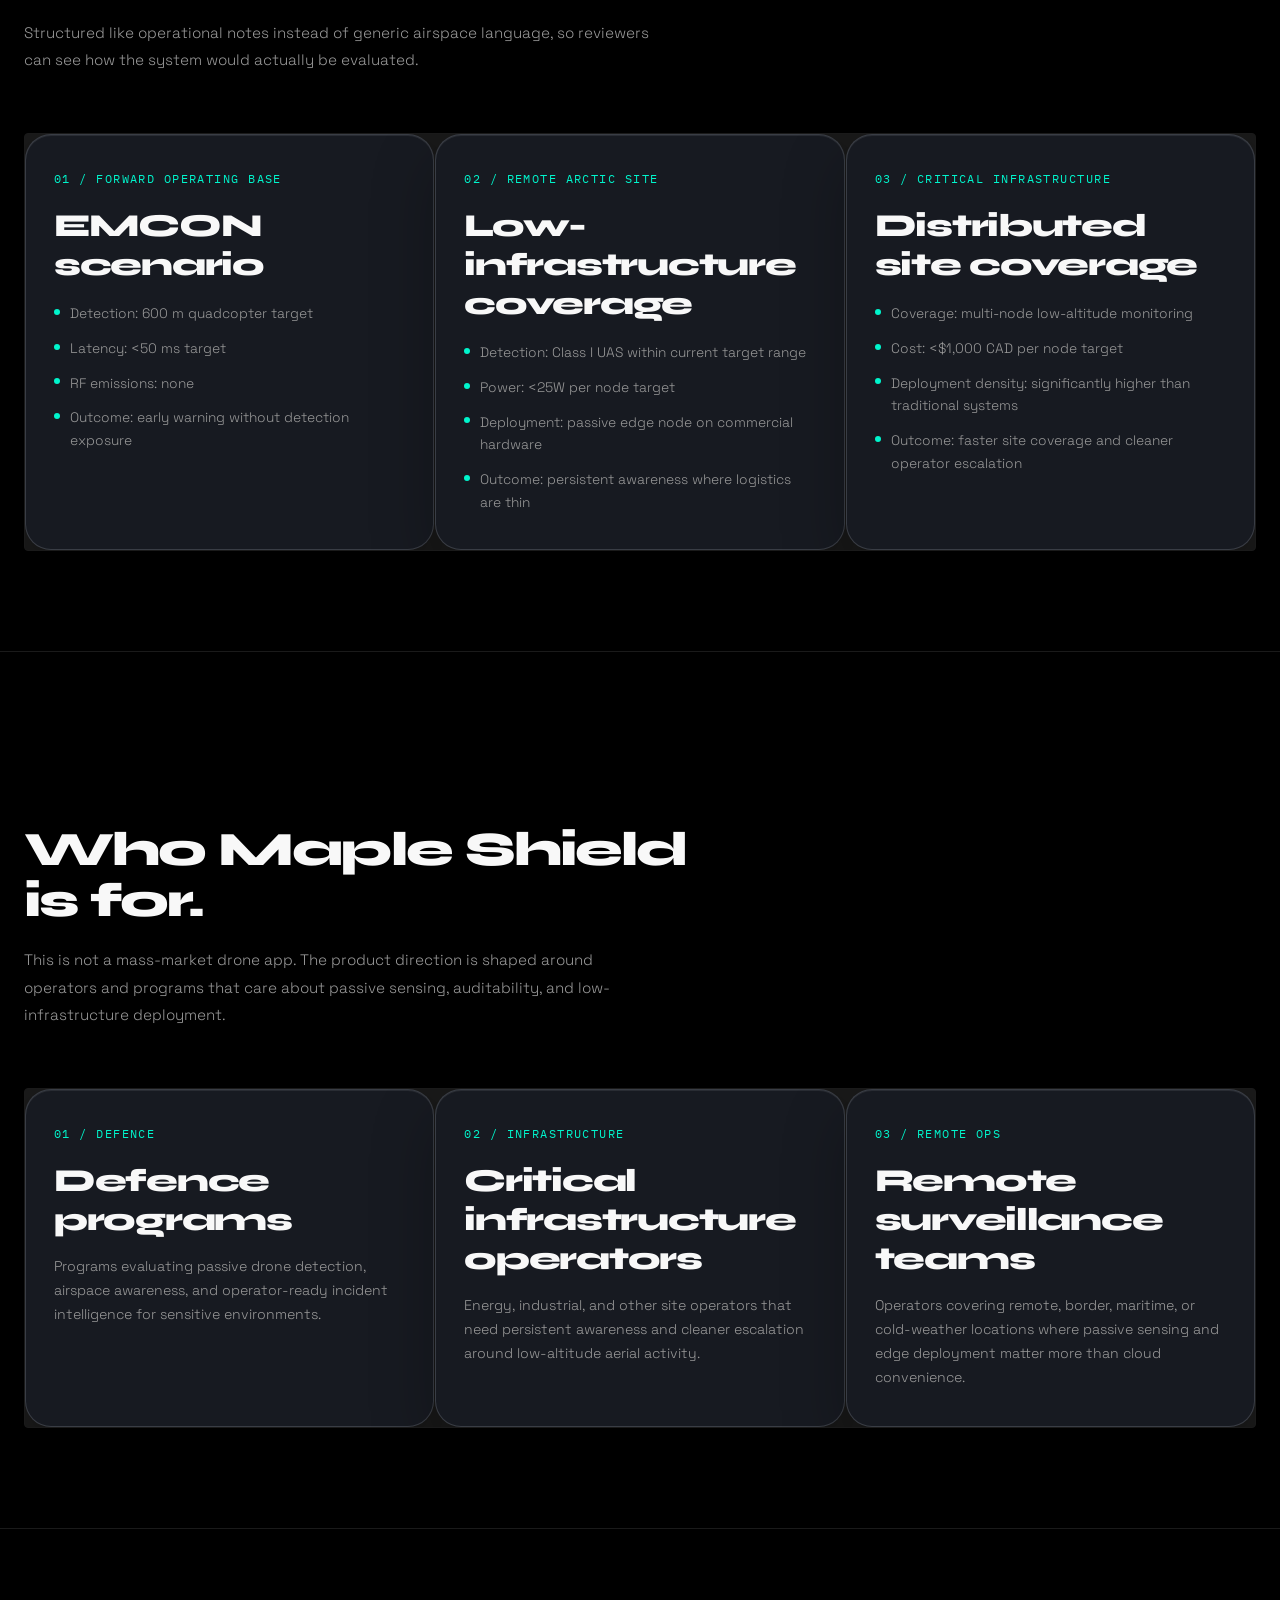
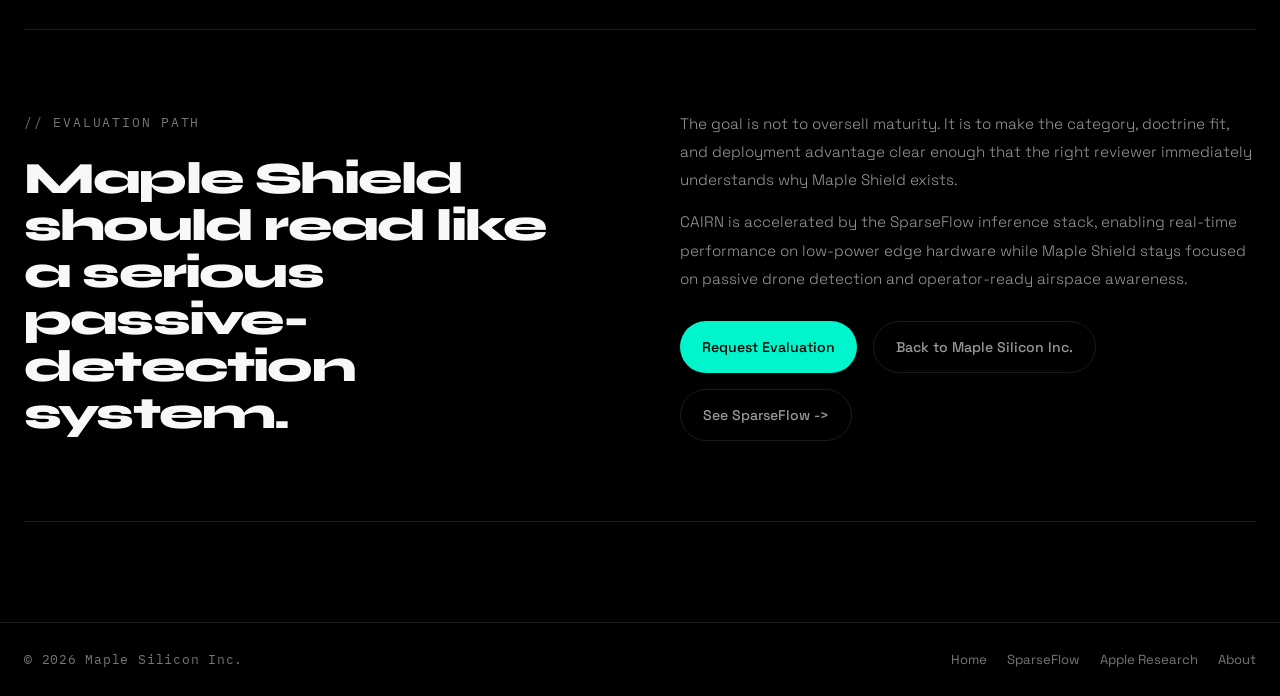
<file: maple-shield/index.html>
<!DOCTYPE html>
<html lang="en" data-theme="dark">
<head>
    <meta charset="UTF-8">
    <meta name="viewport" content="width=device-width, initial-scale=1.0">
    <title>Maple Shield | Passive drone detection and airspace awareness | Maple Silicon Inc.</title>
    <meta name="description" content="Maple Shield is Maple Silicon Inc.'s passive drone detection system for contested and remote environments, built around the CAIRN detection engine, track continuity, operator alerting, and replayable evidence.">
    <script>
        (function() {
            try {
                document.documentElement.setAttribute('data-theme', localStorage.getItem('maplesilicon-theme') || 'dark');
            } catch (error) {
                document.documentElement.setAttribute('data-theme', 'dark');
            }
        })();
    </script>
    <link rel="preconnect" href="https://fonts.googleapis.com">
    <link rel="preconnect" href="https://fonts.gstatic.com" crossorigin>
    <link href="https://fonts.googleapis.com/css2?family=Syne:wght@700;800&family=Space+Grotesk:wght@300;400;500;600&family=IBM+Plex+Mono:wght@400;500&display=swap" rel="stylesheet">
    <style>
        :root, [data-theme="dark"] {
            --bg: #000000;
            --surface: #0d0d0d;
            --border: #1a1a1a;
            --text: #f8f8f8;
            /* FIX: #666666 → #767676 — was 3.65:1, now 4.54:1 on black */
            --muted: #767676;
            --muted-light: #999999;
            --accent: #00f5cc;
            --accent-dim: rgba(0, 245, 204, 0.1);
            --accent-border: rgba(0, 245, 204, 0.22);
        }

        [data-theme="light"] {
            --bg: #f4fbf8;
            --surface: #ffffff;
            --border: #d8e9e4;
            --text: #102019;
            --muted: #5f7a72;
            --muted-light: #395147;
            --accent: #007a66;
            --accent-dim: rgba(0, 122, 102, 0.08);
            --accent-border: rgba(0, 122, 102, 0.22);
        }

        * { box-sizing: border-box; margin: 0; padding: 0; }
        html { scroll-behavior: smooth; }

        body {
            font-family: "Space Grotesk", sans-serif;
            color: var(--text);
            background: var(--bg);
            min-height: 100vh;
            overflow-x: hidden;
            transition: background 300ms ease, color 300ms ease;
        }

        a { color: inherit; text-decoration: none; }

        .shell {
            width: min(1280px, calc(100% - 48px));
            margin: 0 auto;
        }

        .theme-btn {
            position: fixed;
            right: 20px;
            bottom: 20px;
            z-index: 220;
            background: var(--surface);
            border: 1px solid var(--border);
            border-radius: 999px;
            padding: 10px 14px;
            cursor: pointer;
            font-family: "IBM Plex Mono", monospace;
            font-size: 0.8rem;
            letter-spacing: 0.1em;
            text-transform: uppercase;
            color: var(--muted-light);
            box-shadow: 0 16px 32px rgba(0,0,0,0.12);
            transition: color 180ms ease, border-color 180ms ease, background 300ms ease, transform 180ms ease;
        }

        .theme-btn:hover {
            color: var(--text);
            border-color: var(--accent-border);
            transform: translateY(-1px);
        }

        /* ── NAV ── */
        header {
            position: fixed;
            top: 0;
            left: 0;
            right: 0;
            z-index: 100;
            padding: 20px 0;
            transition: background 300ms ease, border-color 300ms ease;
        }

        header.scrolled {
            background: rgba(0, 0, 0, 0.9);
            backdrop-filter: blur(12px);
            border-bottom: 1px solid var(--border);
        }
        [data-theme="light"] header.scrolled {
            background: rgba(244, 251, 248, 0.92);
        }

        .nav {
            display: flex;
            align-items: center;
            justify-content: space-between;
            gap: 24px;
        }

        .brand {
            display: flex;
            align-items: center;
            gap: 12px;
        }

        .brand img {
            width: 32px;
            height: 32px;
            object-fit: contain;
            filter: none;
            opacity: 1;
        }

        .brand-name {
            font-size: 0.88rem;
            font-weight: 500;
            color: var(--muted-light);
        }

        .brand-name span {
            color: var(--accent);
            font-family: "IBM Plex Mono", monospace;
        }

        .nav-links {
            display: flex;
            align-items: center;
            gap: 28px;
        }

        .nav-links a {
            position: relative;
            color: var(--muted);
            font-size: 0.85rem;
            transition: color 200ms ease;
        }

        .nav-links a::after {
            content: "";
            position: absolute;
            bottom: -4px;
            left: 50%; right: 50%;
            height: 1px;
            background: var(--accent);
            transition: left 200ms ease, right 200ms ease;
        }

        .nav-links a:hover { color: var(--text); }
        .nav-links a:hover::after { left: 0; right: 0; }

        /* ── HERO ── */
        .hero {
            position: relative;
            min-height: max(820px, 100vh);
            overflow: hidden;
        }
        .hero::before {
            content: "";
            position: absolute;
            inset: -10%;
            background:
                radial-gradient(circle at 20% 28%, rgba(0, 245, 204, 0.12), transparent 28%),
                radial-gradient(circle at 78% 24%, rgba(0, 245, 204, 0.08), transparent 24%),
                radial-gradient(circle at 50% 78%, rgba(0, 245, 204, 0.06), transparent 26%);
            animation: shieldBloom 14s ease-in-out infinite alternate;
            z-index: 0;
            pointer-events: none;
        }
        [data-theme="light"] .hero::before {
            background:
                radial-gradient(circle at 20% 28%, rgba(0, 122, 102, 0.12), transparent 28%),
                radial-gradient(circle at 78% 24%, rgba(0, 122, 102, 0.08), transparent 24%),
                radial-gradient(circle at 50% 78%, rgba(0, 122, 102, 0.05), transparent 26%);
        }

        #hero-canvas {
            position: absolute;
            inset: 0;
            width: 100%;
            height: 100%;
            z-index: 0;
            opacity: 1;
        }

        .hero-overlay {
            position: absolute;
            inset: 0;
            z-index: 1;
            pointer-events: none;
            background:
                linear-gradient(to right, rgba(0,0,0,0.92) 0%, rgba(0,0,0,0.75) 45%, rgba(0,0,0,0.15) 75%, rgba(0,0,0,0.0) 100%),
                linear-gradient(to bottom, rgba(0,0,0,0.3) 0%, transparent 20%, transparent 75%, rgba(0,0,0,0.9) 100%);
        }
        [data-theme="light"] .hero-overlay {
            background:
                linear-gradient(to right, rgba(244,251,248,0.94) 0%, rgba(244,251,248,0.78) 45%, rgba(244,251,248,0.14) 75%, rgba(244,251,248,0.0) 100%),
                linear-gradient(to bottom, rgba(244,251,248,0.18) 0%, transparent 20%, transparent 75%, rgba(244,251,248,0.82) 100%);
        }

        .hero-inner {
            position: relative;
            z-index: 2;
            min-height: 100vh;
            display: grid;
            grid-template-columns: 1.2fr 0.8fr;
            align-items: center;
            gap: 60px;
            padding-top: 80px;
            padding-bottom: 80px;
        }

        .hero-left {}

        .hero-mark {
            width: min(380px, 82vw);
            margin-bottom: 26px;
            background: #020303;
            border: 1px solid rgba(255,255,255,0.08);
            border-radius: 22px;
            padding: 18px 20px;
            box-shadow: 0 18px 40px rgba(0,0,0,0.24);
        }
        [data-theme="light"] .hero-mark { border-color: rgba(0,0,0,0.08); box-shadow: 0 16px 30px rgba(0,0,0,0.10); }

        .hero-mark img {
            display: block;
            width: 100%;
            height: auto;
            filter: drop-shadow(0 12px 30px rgba(0, 245, 204, 0.12));
        }
        [data-theme="light"] .hero-mark img {
            filter: drop-shadow(0 12px 30px rgba(0, 122, 102, 0.10));
        }

        .hero-eyebrow {
            font-family: "IBM Plex Mono", monospace;
            /* FIX: 0.72rem → 0.8rem */
            font-size: 0.8rem;
            letter-spacing: 0.14em;
            text-transform: uppercase;
            color: var(--accent);
            margin-bottom: 24px;
        }

        h1 {
            font-family: "Syne", sans-serif;
            font-weight: 800;
            font-size: clamp(2.5rem, 5vw, 4.6rem);
            line-height: 1.08;
            letter-spacing: -0.04em;
            margin-bottom: 28px;
            max-width: 7.5ch;
            padding: 0.02em 0.04em 0.08em 0.03em;
            margin-left: -0.03em;
        }

        .hero-lead {
            color: var(--muted-light);
            font-size: 1rem;
            font-weight: 300;
            line-height: 1.75;
            max-width: 520px;
            margin-bottom: 40px;
        }

        .hero-actions {
            display: flex;
            gap: 12px;
            flex-wrap: wrap;
        }

        .btn {
            display: inline-flex;
            align-items: center;
            gap: 8px;
            padding: 12px 22px;
            border-radius: 4px;
            font-size: 0.88rem;
            font-weight: 500;
            transition: transform 180ms ease, box-shadow 180ms ease;
        }

        .btn:hover { transform: translateY(-2px); }

        .btn-solid {
            background: var(--accent);
            color: #000;
        }
        [data-theme="light"] .btn-solid { color: #ffffff; }

        .btn-solid:hover { box-shadow: 0 6px 24px rgba(0, 245, 204, 0.3); }
        [data-theme="light"] .btn-solid:hover { box-shadow: 0 6px 24px rgba(0, 122, 102, 0.18); }

        .btn-ghost {
            border: 1px solid var(--border);
            color: var(--muted-light);
            background: transparent;
        }

        .btn-ghost:hover { border-color: var(--muted); color: var(--text); }

        /* ── HERO RIGHT PANEL ── */
        .hero-right {}

        .signal-panel {
            border: 1px solid var(--border);
            border-radius: 4px;
            overflow: hidden;
        }

        .signal-header {
            padding: 14px 20px;
            background: var(--surface);
            border-bottom: 1px solid var(--border);
            font-family: "IBM Plex Mono", monospace;
            /* FIX: 0.65rem → 0.75rem */
            font-size: 0.75rem;
            letter-spacing: 0.14em;
            text-transform: uppercase;
            color: var(--accent);
        }

        .signal-item {
            padding: 20px;
            border-bottom: 1px solid var(--border);
            background: var(--bg);
        }

        .signal-item:last-child { border-bottom: none; }

        .signal-label {
            font-family: "IBM Plex Mono", monospace;
            /* FIX: 0.65rem → 0.75rem */
            font-size: 0.75rem;
            letter-spacing: 0.12em;
            text-transform: uppercase;
            color: var(--muted);
            margin-bottom: 8px;
        }

        .signal-value {
            font-size: 0.88rem;
            font-weight: 400;
            line-height: 1.5;
            color: var(--muted-light);
        }

        /* ── SCROLL HINT ── */
        .hero-scroll-hint {
            position: absolute;
            bottom: 40px;
            left: 50%;
            transform: translateX(-50%);
            z-index: 2;
            display: flex;
            flex-direction: column;
            align-items: center;
            gap: 8px;
        }

        .hero-scroll-hint span {
            font-family: "IBM Plex Mono", monospace;
            /* FIX: 0.62rem → 0.75rem */
            font-size: 0.75rem;
            letter-spacing: 0.14em;
            text-transform: uppercase;
            color: var(--muted);
        }

        .scroll-line {
            width: 1px;
            height: 48px;
            background: linear-gradient(to bottom, var(--muted), transparent);
            animation: scrollPulse 2s ease-in-out infinite;
        }

        @keyframes scrollPulse {
            0%, 100% { opacity: 0.3; }
            50% { opacity: 1; }
        }
        @keyframes shieldBloom {
            from { transform: scale(1) translate3d(0, 0, 0); opacity: 0.82; }
            to { transform: scale(1.06) translate3d(-1%, 1%, 0); opacity: 1; }
        }

        /* ── RULE ── */
        .rule { border: none; border-top: 1px solid var(--border); margin: 0; }

        /* ── SHARED SECTION ── */
        .content-section { padding: 100px 0; }

        .section-label {
            font-family: "IBM Plex Mono", monospace;
            /* FIX: 0.7rem → 0.8rem */
            font-size: 0.8rem;
            letter-spacing: 0.14em;
            text-transform: uppercase;
            color: var(--muted);
            margin-bottom: 56px;
        }

        .section-h2 {
            font-family: "Syne", sans-serif;
            font-weight: 800;
            font-size: clamp(2rem, 4vw, 3rem);
            letter-spacing: -0.04em;
            line-height: 1.05;
            margin-bottom: 20px;
        }

        .section-sub {
            color: var(--muted-light);
            font-size: 0.95rem;
            font-weight: 300;
            line-height: 1.8;
            max-width: 640px;
            margin-bottom: 60px;
        }

        /* ── SYSTEM LAYERS ── */
        .layers-grid {
            display: grid;
            grid-template-columns: repeat(5, 1fr);
            gap: 1px;
            border: 1px solid var(--border);
            border-radius: 4px;
            overflow: hidden;
            background: var(--border);
        }

        .layer-card {
            background: var(--surface);
            padding: 32px 24px;
            transition: background 200ms ease;
        }

        .layer-card:hover { background: var(--bg); }

        .layer-num {
            font-family: "IBM Plex Mono", monospace;
            /* FIX: 0.65rem → 0.75rem */
            font-size: 0.75rem;
            letter-spacing: 0.12em;
            text-transform: uppercase;
            color: var(--accent);
            margin-bottom: 16px;
        }

        .layer-title {
            font-family: "Syne", sans-serif;
            font-weight: 700;
            font-size: 1.05rem;
            letter-spacing: -0.02em;
            margin-bottom: 12px;
        }

        .layer-desc {
            color: var(--muted-light);
            font-size: 0.85rem;
            line-height: 1.65;
            font-weight: 300;
        }

        /* ── PRINCIPLES ── */
        .principles-list { margin-top: 0; }

        .principle-item {
            display: grid;
            grid-template-columns: 100px 1fr 1.8fr;
            align-items: start;
            gap: 48px;
            padding: 44px 0;
            border-top: 1px solid var(--border);
        }

        .principle-item:last-child { border-bottom: 1px solid var(--border); }

        .principle-num {
            font-family: "Syne", sans-serif;
            font-weight: 800;
            font-size: 3rem;
            letter-spacing: -0.06em;
            color: rgba(248, 248, 248, 0.06);
            line-height: 1;
            -webkit-text-stroke: 1px rgba(248, 248, 248, 0.12);
        }
        [data-theme="light"] .principle-num {
            color: rgba(16, 32, 25, 0.16);
            -webkit-text-stroke: 1px rgba(16, 32, 25, 0.22);
        }

        .principle-title {
            font-family: "Syne", sans-serif;
            font-weight: 700;
            font-size: 1.3rem;
            letter-spacing: -0.03em;
            line-height: 1.2;
            padding-top: 4px;
        }

        .principle-desc {
            color: var(--muted-light);
            font-size: 0.95rem;
            line-height: 1.8;
            font-weight: 300;
            padding-top: 4px;
        }

        /* ── WORKFLOW ── */
        .workflow-strip {
            display: grid;
            grid-template-columns: repeat(3, 1fr);
            gap: 1px;
            border: 1px solid var(--border);
            border-radius: 4px;
            overflow: hidden;
            background: var(--border);
            margin-top: 0;
        }

        .workflow-card {
            background: var(--surface);
            padding: 36px 28px;
            position: relative;
            transition: background 200ms ease;
        }

        .workflow-card:hover { background: var(--bg); }

        .workflow-step {
            font-family: "IBM Plex Mono", monospace;
            /* FIX: 0.65rem → 0.75rem */
            font-size: 0.75rem;
            letter-spacing: 0.12em;
            text-transform: uppercase;
            color: var(--accent);
            margin-bottom: 20px;
        }

        .workflow-title {
            font-family: "Syne", sans-serif;
            font-weight: 800;
            font-size: 2rem;
            letter-spacing: -0.04em;
            margin-bottom: 16px;
        }

        .workflow-desc {
            color: var(--muted-light);
            font-size: 0.88rem;
            line-height: 1.7;
            font-weight: 300;
        }

        .workflow-list {
            list-style: none;
            display: grid;
            gap: 12px;
            margin-top: 18px;
            color: var(--muted-light);
            font-size: 0.86rem;
            line-height: 1.65;
            font-weight: 300;
        }

        .workflow-list li {
            position: relative;
            padding-left: 16px;
        }

        .workflow-list li::before {
            content: "";
            position: absolute;
            left: 0;
            top: 0.7em;
            width: 6px;
            height: 6px;
            border-radius: 50%;
            background: var(--accent);
            transform: translateY(-50%);
        }

        .metrics-grid {
            display: grid;
            grid-template-columns: repeat(2, 1fr);
            gap: 1px;
            border: 1px solid var(--border);
            border-radius: 4px;
            overflow: hidden;
            background: var(--border);
            margin-top: 0;
        }

        .metric-card {
            background: var(--surface);
            padding: 30px 24px;
            transition: background 200ms ease;
        }

        .metric-card:hover { background: var(--bg); }

        .metric-label {
            font-family: "IBM Plex Mono", monospace;
            font-size: 0.75rem;
            letter-spacing: 0.12em;
            text-transform: uppercase;
            color: var(--accent);
            margin-bottom: 14px;
        }

        .metric-value {
            font-family: "Syne", sans-serif;
            font-weight: 800;
            font-size: 1.55rem;
            letter-spacing: -0.04em;
            margin-bottom: 10px;
        }

        .metric-list {
            list-style: none;
            display: grid;
            gap: 12px;
            margin-top: 14px;
        }

        .metric-list li {
            position: relative;
            padding-left: 16px;
            color: var(--muted-light);
            font-size: 0.86rem;
            line-height: 1.7;
            font-weight: 300;
        }

        .metric-list li::before {
            content: "";
            position: absolute;
            left: 0;
            top: 0.72em;
            width: 6px;
            height: 6px;
            border-radius: 50%;
            background: var(--accent);
            transform: translateY(-50%);
        }

        .metric-desc {
            color: var(--muted-light);
            font-size: 0.86rem;
            line-height: 1.7;
            font-weight: 300;
        }

        .metric-note {
            margin-top: 24px;
            color: var(--muted-light);
            font-size: 0.92rem;
            line-height: 1.85;
            font-weight: 300;
        }

        .compare-wrap {
            border: 1px solid var(--border);
            border-radius: 4px;
            overflow-x: auto;
            background: var(--surface);
        }

        .compare-table {
            width: 100%;
            min-width: 820px;
            border-collapse: collapse;
        }

        .compare-table th,
        .compare-table td {
            padding: 18px 20px;
            border-bottom: 1px solid var(--border);
            text-align: left;
            vertical-align: top;
        }

        .compare-table th {
            font-family: "IBM Plex Mono", monospace;
            font-size: 0.75rem;
            letter-spacing: 0.12em;
            text-transform: uppercase;
            color: var(--muted);
            background: var(--bg);
        }

        .compare-table td {
            font-size: 0.88rem;
            line-height: 1.65;
            color: var(--muted-light);
        }

        .compare-table tbody tr:hover td {
            background: rgba(0, 245, 204, 0.03);
        }
        [data-theme="light"] .compare-table tbody tr:hover td {
            background: rgba(0, 122, 102, 0.04);
        }

        .compare-system {
            font-family: "Syne", sans-serif;
            font-weight: 700;
            font-size: 1rem;
            color: var(--text);
        }

        .compare-note {
            margin-top: 20px;
            color: var(--muted-light);
            font-size: 0.88rem;
            line-height: 1.75;
            font-weight: 300;
        }

        /* ── CTA PANEL ── */
        .cta-section { padding: 100px 0; }

        .cta-inner {
            border-top: 1px solid var(--border);
            border-bottom: 1px solid var(--border);
            padding: 80px 0;
            display: grid;
            grid-template-columns: 1fr 1fr;
            gap: 80px;
            align-items: center;
        }

        .cta-left {}

        .cta-eyebrow {
            font-family: "IBM Plex Mono", monospace;
            /* FIX: 0.7rem → 0.8rem */
            font-size: 0.8rem;
            letter-spacing: 0.14em;
            text-transform: uppercase;
            color: var(--muted);
            margin-bottom: 24px;
        }

        .cta-title {
            font-family: "Syne", sans-serif;
            font-weight: 800;
            font-size: clamp(1.8rem, 3.5vw, 2.8rem);
            letter-spacing: -0.04em;
            line-height: 1.05;
        }

        .cta-right {
            color: var(--muted-light);
            font-size: 0.95rem;
            line-height: 1.85;
            font-weight: 300;
        }

        .cta-right p + p { margin-top: 14px; }

        .cta-links {
            display: flex;
            gap: 16px;
            margin-top: 28px;
            flex-wrap: wrap;
        }

        /* ── FOOTER ── */
        footer {
            border-top: 1px solid var(--border);
            padding: 28px 0;
        }

        .footer-inner {
            display: flex;
            align-items: center;
            justify-content: space-between;
            gap: 20px;
        }

        .footer-copy {
            font-family: "IBM Plex Mono", monospace;
            /* FIX: 0.7rem → 0.8rem */
            font-size: 0.8rem;
            letter-spacing: 0.06em;
            color: var(--muted);
        }

        .footer-links {
            display: flex;
            gap: 20px;
        }

        .footer-links a {
            font-size: 0.82rem;
            color: var(--muted);
            transition: color 180ms ease;
        }

        .footer-links a:hover { color: var(--text); }

        /* ── FADE IN ── */
        [data-theme="light"] #hero-canvas {
            opacity: 0.46;
            mix-blend-mode: multiply;
        }

        [data-theme="light"] .layer-card,
        [data-theme="light"] .workflow-card,
        [data-theme="light"] .signal-item {
            box-shadow: 0 16px 40px rgba(0, 122, 102, 0.04);
        }

        .fade-in {
            opacity: 1;
            transform: none;
            transition: opacity 600ms ease, transform 600ms ease;
        }

        .js-ready .fade-in {
            opacity: 0;
            transform: translateY(20px);
        }

        .fade-in.visible { opacity: 1; transform: translateY(0); }

        /* ── RESPONSIVE ── */
        @media (max-width: 980px) {
            .hero-inner {
                grid-template-columns: 1fr;
                align-items: flex-start;
                padding-top: 100px;
                gap: 40px;
            }

            .hero-right { display: none; }

            .layers-grid { grid-template-columns: repeat(2, 1fr); }

            .principle-item {
                grid-template-columns: 60px 1fr;
                gap: 20px;
            }

            .principle-desc { grid-column: 1 / -1; padding-top: 0; }
            .principle-num { font-size: 2.2rem; }

            .workflow-strip { grid-template-columns: 1fr; }
            .metrics-grid { grid-template-columns: 1fr; }

            .cta-inner { grid-template-columns: 1fr; gap: 40px; }
        }

        @media (max-width: 720px) {
            .shell { width: calc(100% - 32px); }
            .nav-links { display: none; }
            .theme-btn { right: 16px; bottom: 16px; }
            h1 { font-size: 2.4rem; }
            .layers-grid { grid-template-columns: 1fr; }
            .metrics-grid { grid-template-columns: 1fr; }
            .content-section, .cta-section { padding: 72px 0; }
            .principle-item { grid-template-columns: 1fr; gap: 12px; padding: 32px 0; }
            .footer-inner { flex-direction: column; align-items: flex-start; }
        }
        @media (prefers-reduced-motion: reduce) {
            html { scroll-behavior: auto; }
            .hero::before,
            .scroll-line {
                animation: none !important;
            }
            .fade-in,
            .fade-in.visible {
                opacity: 1;
                transform: none;
                transition: none;
            }
        }
    </style>
  <link rel="stylesheet" href="../assets/spatial.css" />
  <script defer src="../assets/spatial.js"></script>
</head>
<body>
<a class="skip-link" href="#main-content">Skip to content</a>

    <button class="theme-btn" id="themeBtn" onclick="toggleTheme()" aria-label="Toggle color theme">
        <span id="themeLabel">Light</span>
    </button>

    <!-- NAV -->
    <header id="site-header">
        <div class="shell">
            <div class="nav">
                <a class="brand" href="../">
                    <!-- FIX: alt="" — adjacent brand-name text already identifies the company -->
                    <img src="../maplesilicon.png" alt="">
                    <span class="brand-name">Maple Silicon Inc. / <span>Maple Shield</span></span>
                </a>
                <nav class="nav-links" aria-label="Maple Shield navigation">
                    <a href="../">Home</a>
                    <a href="../sparseflow/">SparseFlow</a>
                    <a href="../maple-shield/">Maple Shield</a>
                    <a href="../research/apple/">Apple Research</a>
                    <a href="../about/">About</a>
                    <a href="mailto:info@maplesilicon.co?subject=Maple%20Silicon%20Evaluation">Request Evaluation</a>
                </nav>
            </div>
        </div>
    </header>

    <!-- HERO -->
    <section class="hero">
        <canvas id="hero-canvas" aria-hidden="true"></canvas>
        <div class="hero-overlay" aria-hidden="true"></div>
        <div class="shell hero-inner">
            <div class="hero-left">
                <div class="hero-mark">
                    <img src="maple-shield-logo-site.png" alt="Maple Shield logo">
                </div>
                <div class="hero-eyebrow">// Maple Shield - passive drone detection</div>
                <h1>Passive drone detection and airspace awareness for contested and remote environments.</h1>
                <p class="hero-lead">Maple Shield is Maple Silicon Inc.'s passive drone detection system for contested and remote environments. It delivers zero-RF airspace awareness, is designed for distributed fixed-camera deployments, and uses CAIRN to turn passive video into operator-ready alerts at the edge.</p>
                <div class="hero-actions">
                    <a class="btn btn-solid" href="#system">View CAIRN Stack</a>
                    <a class="btn btn-ghost" href="../">Back to Home</a>
                </div>
            </div>
            <div class="hero-right">
                <div class="signal-panel">
                    <div class="signal-header">// Platform signals</div>
                    <div class="signal-item">
                        <div class="signal-label">Positioning</div>
                        <div class="signal-value">Passive drone detection and operator-facing airspace awareness with zero RF emissions.</div>
                    </div>
                    <div class="signal-item">
                        <div class="signal-label">CAIRN</div>
                        <div class="signal-value">Architecture-level detection and intelligence designed for real-time edge deployment.</div>
                    </div>
                    <div class="signal-item">
                        <div class="signal-label">Deployment path</div>
                        <div class="signal-value">Designed for distributed fixed-camera infrastructure in remote and contested sites.</div>
                    </div>
                    <div class="signal-item">
                        <div class="signal-label">Scale advantage</div>
                        <div class="signal-value">Higher sensor density at a fraction of the cost of traditional systems.</div>
                    </div>
                    <div class="signal-item">
                        <div class="signal-label">Maturity</div>
                        <div class="signal-value">Prototype-stage system with current metrics still under validation.</div>
                    </div>
                    <div class="signal-item">
                        <div class="signal-label">Program signal</div>
                        <div class="signal-value">Submitted to NATO Innovation Continuum 2026 (IC26).</div>
                    </div>
                    <div class="signal-item">
                        <div class="signal-label">Availability</div>
                        <div class="signal-value" style="color: var(--accent);">Open for evaluation conversations.</div>
                    </div>
                </div>
            </div>
        </div>
        <div class="hero-scroll-hint" aria-hidden="true">
            <span>Scroll</span>
            <div class="scroll-line"></div>
        </div>
    </section>

    <hr class="rule">

    <main id="main-content">
        <!-- READINESS SIGNALS -->
        <section class="content-section" id="signals">
            <div class="shell">
                <div class="section-label fade-in">// Readiness signals</div>
                <h2 class="section-h2 fade-in">Early proof,<br>kept honest.</h2>
                <p class="section-sub fade-in">The credibility work here is simple: show the direction, show the doctrine relevance, and avoid pretending the product is further along than it is.</p>
                <div class="workflow-strip fade-in">
                    <div class="workflow-card">
                        <div class="workflow-step">01 / NATO IC26</div>
                        <div class="workflow-title">NATO submission note</div>
                        <p class="workflow-desc">Submitted to NATO Innovation Continuum 2026 as part of the current Maple Shield product direction.</p>
                    </div>
                    <div class="workflow-card">
                        <div class="workflow-step">02 / Edge bias</div>
                        <div class="workflow-title">Zero-RF deployment</div>
                        <p class="workflow-desc">Positioned for passive sensing close to the sensor, without active RF emissions and without assuming a rich backend.</p>
                    </div>
                    <div class="workflow-card">
                        <div class="workflow-step">03 / Maturity</div>
                        <div class="workflow-title">Prototype-stage system</div>
                        <p class="workflow-desc">Current metrics are still under validation. Evaluation conversations focus on deployment fit, density, and operational relevance rather than overstated maturity.</p>
                    </div>
                </div>
            </div>
        </section>

        <hr class="rule">

        <!-- SYSTEM PERFORMANCE -->
        <section class="content-section" id="metrics">
            <div class="shell">
                <div class="section-label fade-in">// System Performance (Current Targets)</div>
                <h2 class="section-h2 fade-in">System performance<br>current targets.</h2>
                <p class="section-sub fade-in">Grouped the way an evaluator reads them: detection, performance, deployment, and reliability.</p>
                <div class="metrics-grid fade-in">
                    <div class="metric-card">
                        <div class="metric-label">Detection</div>
                        <div class="metric-value">Coverage targets</div>
                        <ul class="metric-list">
                            <li>300-800 m for Class I UAS</li>
                            <li>Up to 1,500 m target for Class II</li>
                        </ul>
                    </div>
                    <div class="metric-card">
                        <div class="metric-label">Performance</div>
                        <div class="metric-value">Real-time edge runtime</div>
                        <ul class="metric-list">
                            <li>&lt;50 ms end-to-end latency target</li>
                            <li>30+ FPS on Jetson-class edge GPU hardware</li>
                        </ul>
                    </div>
                    <div class="metric-card">
                        <div class="metric-label">Deployment</div>
                        <div class="metric-value">Node economics</div>
                        <ul class="metric-list">
                            <li>&lt;$1,000 CAD target cost per node</li>
                            <li>&lt;25W power target per node</li>
                        </ul>
                    </div>
                    <div class="metric-card">
                        <div class="metric-label">Reliability</div>
                        <div class="metric-value">Field conditions</div>
                        <ul class="metric-list">
                            <li>&lt;2% false positives with multi-frame validation</li>
                            <li>-40C to +50C target operating range with enclosure</li>
                        </ul>
                    </div>
                </div>
                <p class="metric-note fade-in">These values are based on current prototype targets and ongoing validation. The goal is to keep claims grounded in measurable system behavior rather than theoretical capability.</p>
            </div>
        </section>

        <hr class="rule">

        <!-- SYSTEM LAYERS -->
        <section class="content-section" id="system">
            <div class="shell">
                <div class="section-label fade-in">// CAIRN Detection Engine</div>
                <h2 class="section-h2 fade-in">CAIRN Detection<br>Engine</h2>
                <p class="section-sub fade-in">CAIRN combines real-time vision inference, multi-object tracking, and probabilistic risk scoring to identify and prioritize aerial threats under constrained edge environments. It is accelerated by the SparseFlow inference stack, enabling real-time performance on low-power edge hardware.</p>
                <div class="layers-grid fade-in">
                    <div class="layer-card">
                        <div class="layer-num">Layer 01</div>
                        <div class="layer-title">Perception Layer</div>
                        <p class="layer-desc">Real-time vision inference tuned for passive drone and sUAS sensing on constrained edge hardware.</p>
                    </div>
                    <div class="layer-card">
                        <div class="layer-num">Layer 02</div>
                        <div class="layer-title">Tracking Layer</div>
                        <p class="layer-desc">Multi-object drone and sUAS track continuity that preserves identity through clutter, motion, and partial occlusion.</p>
                    </div>
                    <div class="layer-card">
                        <div class="layer-num">Layer 03</div>
                        <div class="layer-title">Motion Intelligence Layer</div>
                        <p class="layer-desc">Trajectory and movement interpretation for earlier recognition of approach vectors and threat behavior.</p>
                    </div>
                    <div class="layer-card">
                        <div class="layer-num">Layer 04</div>
                        <div class="layer-title">Risk Evaluation Layer</div>
                        <p class="layer-desc">Probabilistic scoring that prioritizes persistence, directionality, and operationally relevant behavior.</p>
                    </div>
                    <div class="layer-card">
                        <div class="layer-num">Layer 05</div>
                        <div class="layer-title">Audit &amp; Replay Layer</div>
                        <p class="layer-desc">Replayable event evidence for operator review, debugging, and post-incident analysis.</p>
                    </div>
                </div>
            </div>
        </section>

        <hr class="rule">

        <!-- WHY MAPLE SHIELD -->
        <section class="content-section" id="passive">
            <div class="shell">
                <div class="section-label fade-in">// Why Maple Shield</div>
                <h2 class="section-h2 fade-in">Why Maple Shield wins<br>on deployment scale.</h2>
                <p class="section-sub fade-in">Maple Shield enables significantly higher sensor density at a fraction of the cost of traditional systems. The advantage is not just detecting drones. It is distributing more passive nodes across more space, with lower cost, lower infrastructure burden, and a cleaner path through fixed-camera deployments.</p>
                <div class="principles-list">
                    <div class="principle-item fade-in">
                        <div class="principle-num" aria-hidden="true">01</div>
                        <div class="principle-title">Higher sensor density</div>
                        <p class="principle-desc">Low-cost passive nodes make it practical to field more sensing coverage than radar-heavy architectures and extend awareness across larger sites.</p>
                    </div>
                    <div class="principle-item fade-in">
                        <div class="principle-num" aria-hidden="true">02</div>
                        <div class="principle-title">Passive and EMCON-compatible</div>
                        <p class="principle-desc">No active RF emissions keeps Maple Shield aligned with EMCON-sensitive deployments where awareness matters but unnecessary signal exposure is unacceptable.</p>
                    </div>
                    <div class="principle-item fade-in">
                        <div class="principle-num" aria-hidden="true">03</div>
                        <div class="principle-title">Fits fixed-camera deployments</div>
                        <p class="principle-desc">Designed around distributed fixed-camera infrastructure so remote, Arctic, and critical-site coverage can scale without radar-heavy node economics.</p>
                    </div>
                </div>
            </div>
        </section>

        <hr class="rule">

        <!-- COMPARISON -->
        <section class="content-section" id="comparison">
            <div class="shell">
                <div class="section-label fade-in">// How Maple Shield is different</div>
                <h2 class="section-h2 fade-in">Positioned against system<br>categories, not hype.</h2>
                <p class="section-sub fade-in">This is the category-level positioning Maple Shield is built around. The strongest advantage is deployment density: more passive nodes, distributed faster, at lower node cost.</p>
                <div class="compare-wrap fade-in">
                    <table class="compare-table">
                        <thead>
                            <tr>
                                <th>System</th>
                                <th>Cost per node</th>
                                <th>Emissions</th>
                                <th>Arctic capability</th>
                                <th>EMCON compatibility</th>
                                <th>Deployment speed</th>
                                <th>Deployment density</th>
                            </tr>
                        </thead>
                        <tbody>
                            <tr>
                                <td class="compare-system">Maple Shield</td>
                                <td>&lt;$1,000 CAD target</td>
                                <td>None</td>
                                <td>Targeted</td>
                                <td>Native</td>
                                <td>Fast</td>
                                <td>High</td>
                            </tr>
                            <tr>
                                <td class="compare-system">Radar-heavy systems</td>
                                <td>High</td>
                                <td>Active</td>
                                <td>Program dependent</td>
                                <td>Limited</td>
                                <td>Slower</td>
                                <td>Low</td>
                            </tr>
                            <tr>
                                <td class="compare-system">RF-only systems</td>
                                <td>Medium</td>
                                <td>Passive</td>
                                <td>Environment dependent</td>
                                <td>Partial</td>
                                <td>Fast</td>
                                <td>Medium</td>
                            </tr>
                        </tbody>
                    </table>
                </div>
                <p class="compare-note fade-in">Illustrative positioning only. Actual program fit depends on mission profile, terrain, and the wider sensor stack.</p>
            </div>
        </section>

        <hr class="rule">

        <!-- OPERATIONAL SCENARIOS -->
        <section class="content-section" id="scenarios">
            <div class="shell">
                <div class="section-label fade-in">// Operational scenarios</div>
                <h2 class="section-h2 fade-in">Operational scenarios that<br>make the value concrete.</h2>
                <p class="section-sub fade-in">Structured like operational notes instead of generic airspace language, so reviewers can see how the system would actually be evaluated.</p>
                <div class="workflow-strip fade-in">
                    <div class="workflow-card">
                        <div class="workflow-step">01 / Forward operating base</div>
                        <div class="workflow-title">EMCON scenario</div>
                        <ul class="workflow-list">
                            <li>Detection: 600 m quadcopter target</li>
                            <li>Latency: &lt;50 ms target</li>
                            <li>RF emissions: none</li>
                            <li>Outcome: early warning without detection exposure</li>
                        </ul>
                    </div>
                    <div class="workflow-card">
                        <div class="workflow-step">02 / Remote Arctic site</div>
                        <div class="workflow-title">Low-infrastructure coverage</div>
                        <ul class="workflow-list">
                            <li>Detection: Class I UAS within current target range</li>
                            <li>Power: &lt;25W per node target</li>
                            <li>Deployment: passive edge node on commercial hardware</li>
                            <li>Outcome: persistent awareness where logistics are thin</li>
                        </ul>
                    </div>
                    <div class="workflow-card">
                        <div class="workflow-step">03 / Critical infrastructure</div>
                        <div class="workflow-title">Distributed site coverage</div>
                        <ul class="workflow-list">
                            <li>Coverage: multi-node low-altitude monitoring</li>
                            <li>Cost: &lt;$1,000 CAD per node target</li>
                            <li>Deployment density: significantly higher than traditional systems</li>
                            <li>Outcome: faster site coverage and cleaner operator escalation</li>
                        </ul>
                    </div>
                </div>
            </div>
        </section>

        <hr class="rule">

        <!-- WHO THIS IS FOR -->
        <section class="content-section" id="fit">
            <div class="shell">
                <div class="section-label fade-in">// Who this is for</div>
                <h2 class="section-h2 fade-in">Who Maple Shield<br>is for.</h2>
                <p class="section-sub fade-in">This is not a mass-market drone app. The product direction is shaped around operators and programs that care about passive sensing, auditability, and low-infrastructure deployment.</p>
                <div class="workflow-strip fade-in">
                    <div class="workflow-card">
                        <div class="workflow-step">01 / Defence</div>
                        <div class="workflow-title">Defence programs</div>
                        <p class="workflow-desc">Programs evaluating passive drone detection, airspace awareness, and operator-ready incident intelligence for sensitive environments.</p>
                    </div>
                    <div class="workflow-card">
                        <div class="workflow-step">02 / Infrastructure</div>
                        <div class="workflow-title">Critical infrastructure operators</div>
                        <p class="workflow-desc">Energy, industrial, and other site operators that need persistent awareness and cleaner escalation around low-altitude aerial activity.</p>
                    </div>
                    <div class="workflow-card">
                        <div class="workflow-step">03 / Remote ops</div>
                        <div class="workflow-title">Remote surveillance teams</div>
                        <p class="workflow-desc">Operators covering remote, border, maritime, or cold-weather locations where passive sensing and edge deployment matter more than cloud convenience.</p>
                    </div>
                </div>
            </div>
        </section>

        <hr class="rule">

        <!-- CTA -->
        <section class="cta-section">
            <div class="shell">
                <div class="cta-inner">
                    <div class="cta-left fade-in">
                        <div class="cta-eyebrow">// Evaluation path</div>
                        <h2 class="cta-title">Maple Shield should read like a serious passive-detection system.</h2>
                    </div>
                    <div class="cta-right fade-in">
                        <p>The goal is not to oversell maturity. It is to make the category, doctrine fit, and deployment advantage clear enough that the right reviewer immediately understands why Maple Shield exists.</p>
                        <p>CAIRN is accelerated by the SparseFlow inference stack, enabling real-time performance on low-power edge hardware while Maple Shield stays focused on passive drone detection and operator-ready airspace awareness.</p>
                        <div class="cta-links">
                            <a class="btn btn-solid" href="mailto:info@maplesilicon.co?subject=Maple%20Shield%20Evaluation">Request Evaluation</a>
                            <a class="btn btn-ghost" href="../">Back to Maple Silicon Inc.</a>
                            <a class="btn btn-ghost" href="../sparseflow/">See SparseFlow -></a>
                        </div>
                    </div>
                </div>
            </div>
        </section>
    </main>

    <footer>
        <div class="shell">
            <div class="footer-inner">
                <div class="footer-copy">&copy; 2026 Maple Silicon Inc.</div>
                <div class="footer-links">
                    <a href="../">Home</a>
                    <a href="../sparseflow/">SparseFlow</a>
                    <a href="../research/apple/">Apple Research</a>
                    <a href="../about/">About</a>
                </div>
            </div>
        </div>
    </footer>

    <script defer>
    (function() {
        const canvas = document.getElementById('hero-canvas');
        const ctx = canvas.getContext('2d');
        if (!ctx) return;

        const prefersReducedMotion = window.matchMedia('(prefers-reduced-motion: reduce)').matches;
        let width = 0, height = 0, centerX = 0, centerY = 0, radius = 0;
        let mouseX = 0, mouseY = 0, sweep = -Math.PI * 0.2;
        const contacts = [];

        function buildContacts() {
            contacts.length = 0;
            const count = Math.max(14, Math.min(28, Math.round(width / 55)));
            for (let i = 0; i < count; i++) {
                contacts.push({
                    orbit: 0.2 + Math.random() * 0.78,
                    angle: Math.random() * Math.PI * 2,
                    speed: 0.001 + Math.random() * 0.002,
                    size: 2 + Math.random() * 2.5,
                    pulse: Math.random() * Math.PI * 2
                });
            }
        }

        function resize() {
            const dpr = Math.min(window.devicePixelRatio || 1, 2);
            width = canvas.clientWidth;
            height = canvas.clientHeight;
            canvas.width = width * dpr;
            canvas.height = height * dpr;
            ctx.setTransform(dpr, 0, 0, dpr, 0, 0);
            centerX = width * 0.68;
            centerY = height * 0.52;
            radius = Math.min(width, height) * 0.34;
            buildContacts();
        }

        function drawGrid() {
            ctx.save();
            ctx.strokeStyle = 'rgba(0,245,204,0.16)';
            ctx.lineWidth = 1;
            for (let i = 1; i <= 4; i++) {
                ctx.beginPath();
                ctx.arc(centerX, centerY, radius * (i / 4), 0, Math.PI * 2);
                ctx.stroke();
            }
            ctx.beginPath();
            ctx.moveTo(centerX - radius, centerY);
            ctx.lineTo(centerX + radius, centerY);
            ctx.moveTo(centerX, centerY - radius);
            ctx.lineTo(centerX, centerY + radius);
            ctx.strokeStyle = 'rgba(255,255,255,0.10)';
            ctx.stroke();
            ctx.restore();
        }

        function drawSweep() {
            const beam = ctx.createRadialGradient(centerX, centerY, 0, centerX, centerY, radius);
            beam.addColorStop(0, 'rgba(0,245,204,0.34)');
            beam.addColorStop(0.6, 'rgba(0,245,204,0.16)');
            beam.addColorStop(1, 'rgba(0,245,204,0)');

            ctx.save();
            ctx.beginPath();
            ctx.moveTo(centerX, centerY);
            ctx.arc(centerX, centerY, radius, sweep - 0.32, sweep + 0.04);
            ctx.closePath();
            ctx.fillStyle = beam;
            ctx.fill();
            ctx.restore();
        }

        function drawContacts(time) {
            contacts.forEach((contact, idx) => {
                const x = centerX + Math.cos(contact.angle) * radius * contact.orbit + mouseX * 12 * contact.orbit;
                const y = centerY + Math.sin(contact.angle) * radius * contact.orbit * 0.72 + mouseY * 10 * contact.orbit;
                const pulse = 0.65 + 0.35 * Math.sin(time * 0.002 + contact.pulse);
                contact.angle += prefersReducedMotion ? 0 : contact.speed;

                ctx.beginPath();
                ctx.arc(x, y, contact.size * pulse, 0, Math.PI * 2);
                ctx.fillStyle = idx % 3 === 0 ? 'rgba(255,255,255,0.82)' : 'rgba(0,245,204,0.82)';
                ctx.fill();

                ctx.beginPath();
                ctx.arc(x, y, contact.size * 3.6, 0, Math.PI * 2);
                ctx.strokeStyle = 'rgba(0,245,204,0.24)';
                ctx.stroke();
            });
        }

        function frame(time) {
            ctx.clearRect(0, 0, width, height);

            const bg = ctx.createRadialGradient(centerX, centerY, radius * 0.08, centerX, centerY, radius * 1.18);
            bg.addColorStop(0, 'rgba(0,245,204,0.20)');
            bg.addColorStop(0.55, 'rgba(0,245,204,0.08)');
            bg.addColorStop(1, 'rgba(0,0,0,0)');
            ctx.fillStyle = bg;
            ctx.fillRect(0, 0, width, height);

            drawGrid();
            drawSweep();
            drawContacts(time);
            sweep += prefersReducedMotion ? 0 : 0.01;
            if (!prefersReducedMotion) requestAnimationFrame(frame);
        }

        window.addEventListener('mousemove', (e) => {
            mouseX = (e.clientX / window.innerWidth - 0.5) * 0.9;
            mouseY = (e.clientY / window.innerHeight - 0.5) * 0.9;
        }, { passive: true });

        new ResizeObserver(() => { resize(); if (prefersReducedMotion) frame(0); }).observe(canvas);
        resize();
        requestAnimationFrame(frame);
    })();
    </script>

    <script>
    function applyTheme(theme) {
        document.documentElement.setAttribute('data-theme', theme);
        try { localStorage.setItem('maplesilicon-theme', theme); } catch (error) {}
        document.getElementById('themeLabel').textContent = theme === 'dark' ? 'Light' : 'Dark';
    }

    function toggleTheme() {
        const current = document.documentElement.getAttribute('data-theme') || 'dark';
        applyTheme(current === 'dark' ? 'light' : 'dark');
    }

    (function() {
        applyTheme(document.documentElement.getAttribute('data-theme') || 'dark');
        document.documentElement.classList.add('js-ready');

        // Nav scroll
        const header = document.getElementById('site-header');
        window.addEventListener('scroll', () => {
            header.classList.toggle('scrolled', window.scrollY > 40);
        }, { passive: true });

        // Fade-in observer
        const io = new IntersectionObserver((entries) => {
            entries.forEach(e => { if (e.isIntersecting) { e.target.classList.add('visible'); io.unobserve(e.target); } });
        }, { threshold: 0.1, rootMargin: '0px 0px -40px 0px' });

        document.querySelectorAll('.fade-in').forEach(el => io.observe(el));

        // Smooth scroll
        document.querySelectorAll('a[href^="#"]').forEach(a => {
            a.addEventListener('click', e => {
                const t = document.querySelector(a.getAttribute('href'));
                if (t) { e.preventDefault(); window.scrollTo({ top: t.getBoundingClientRect().top + window.scrollY - 80, behavior: 'smooth' }); }
            });
        });
    })();
    </script>

</body>
</html>
</file>
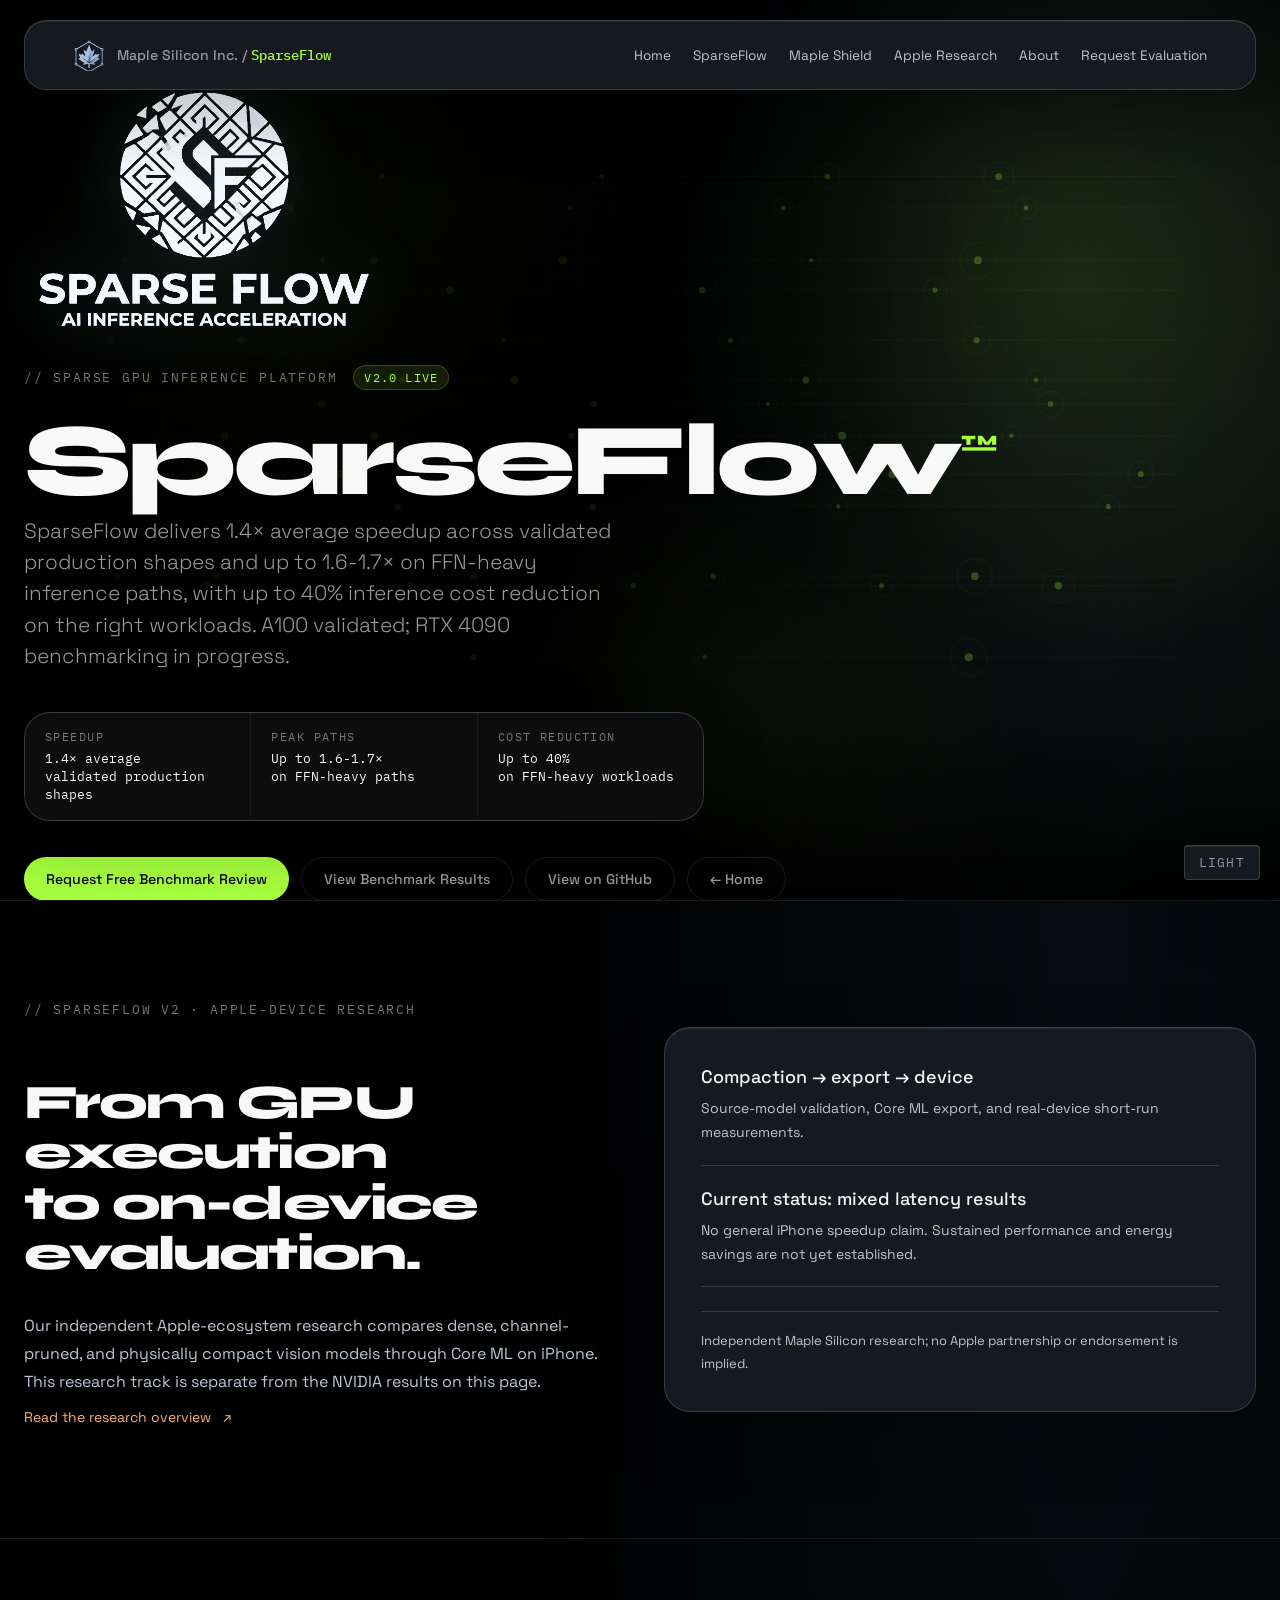
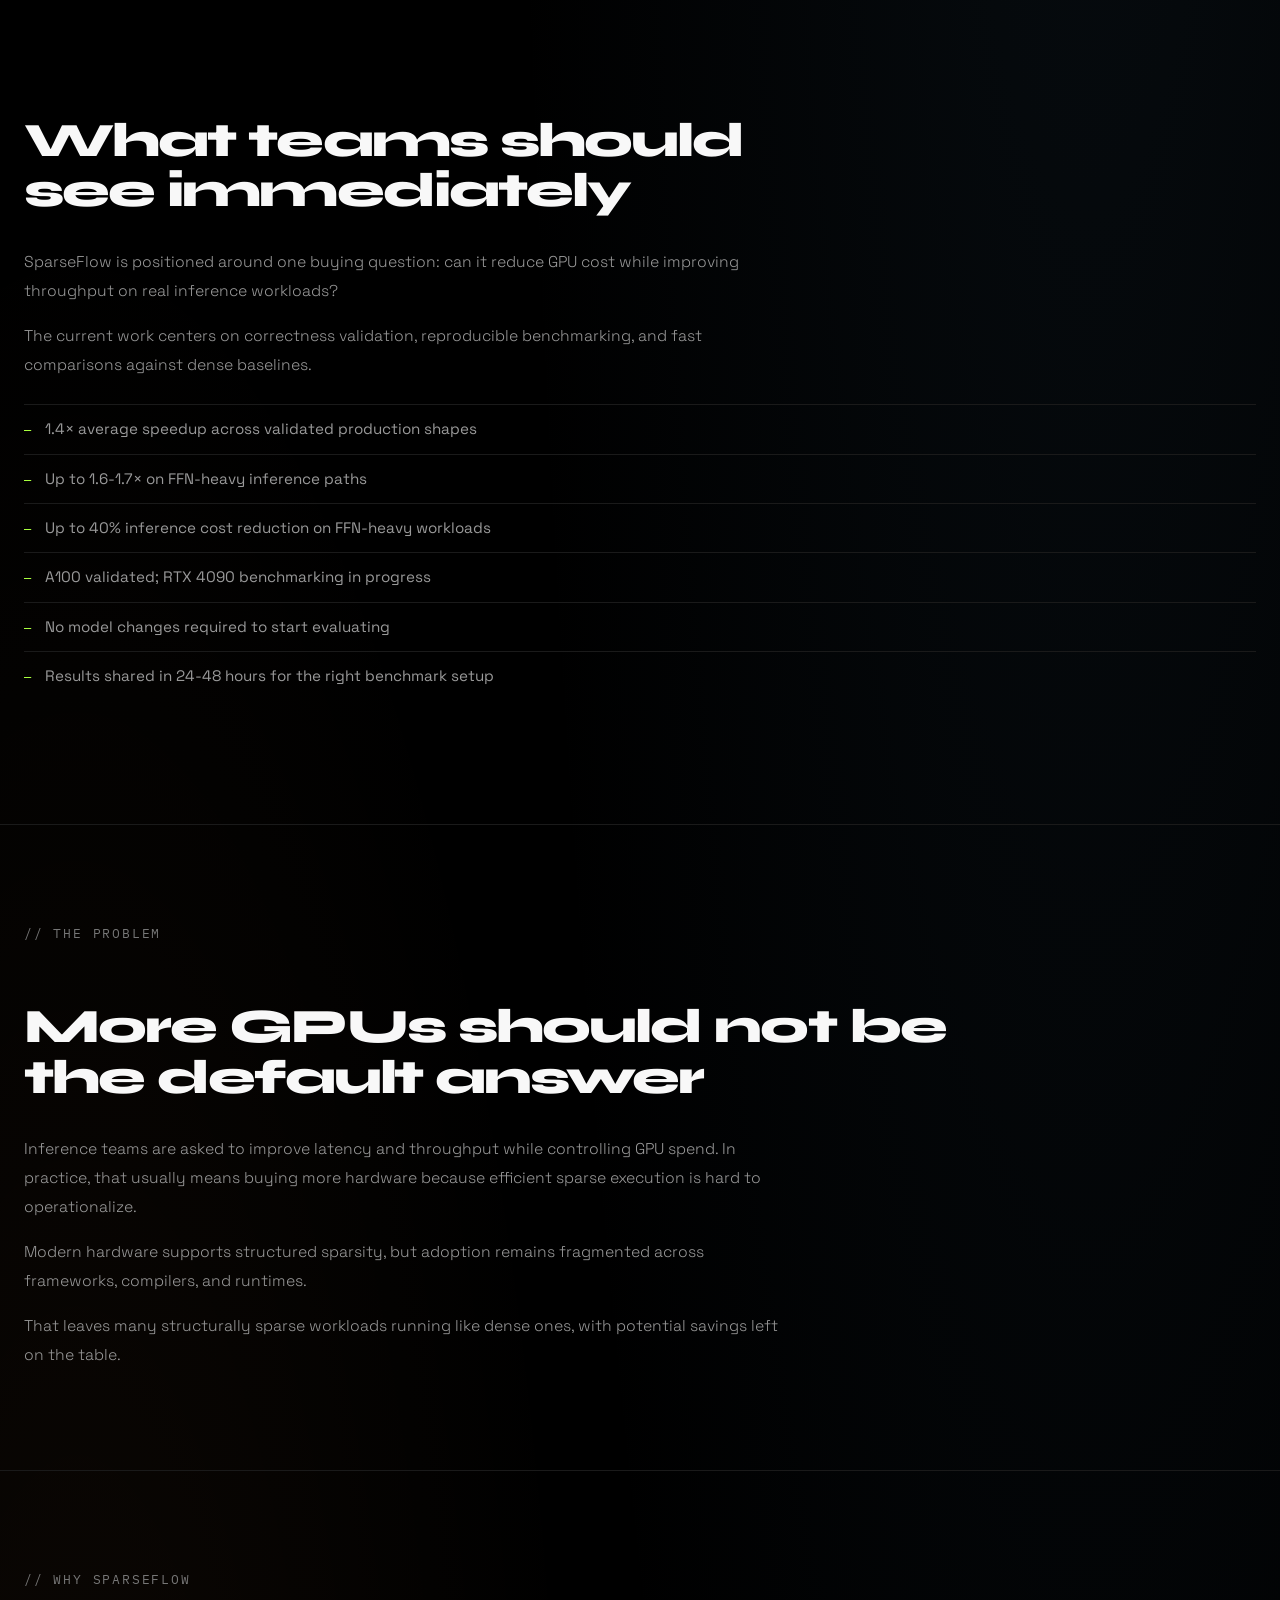
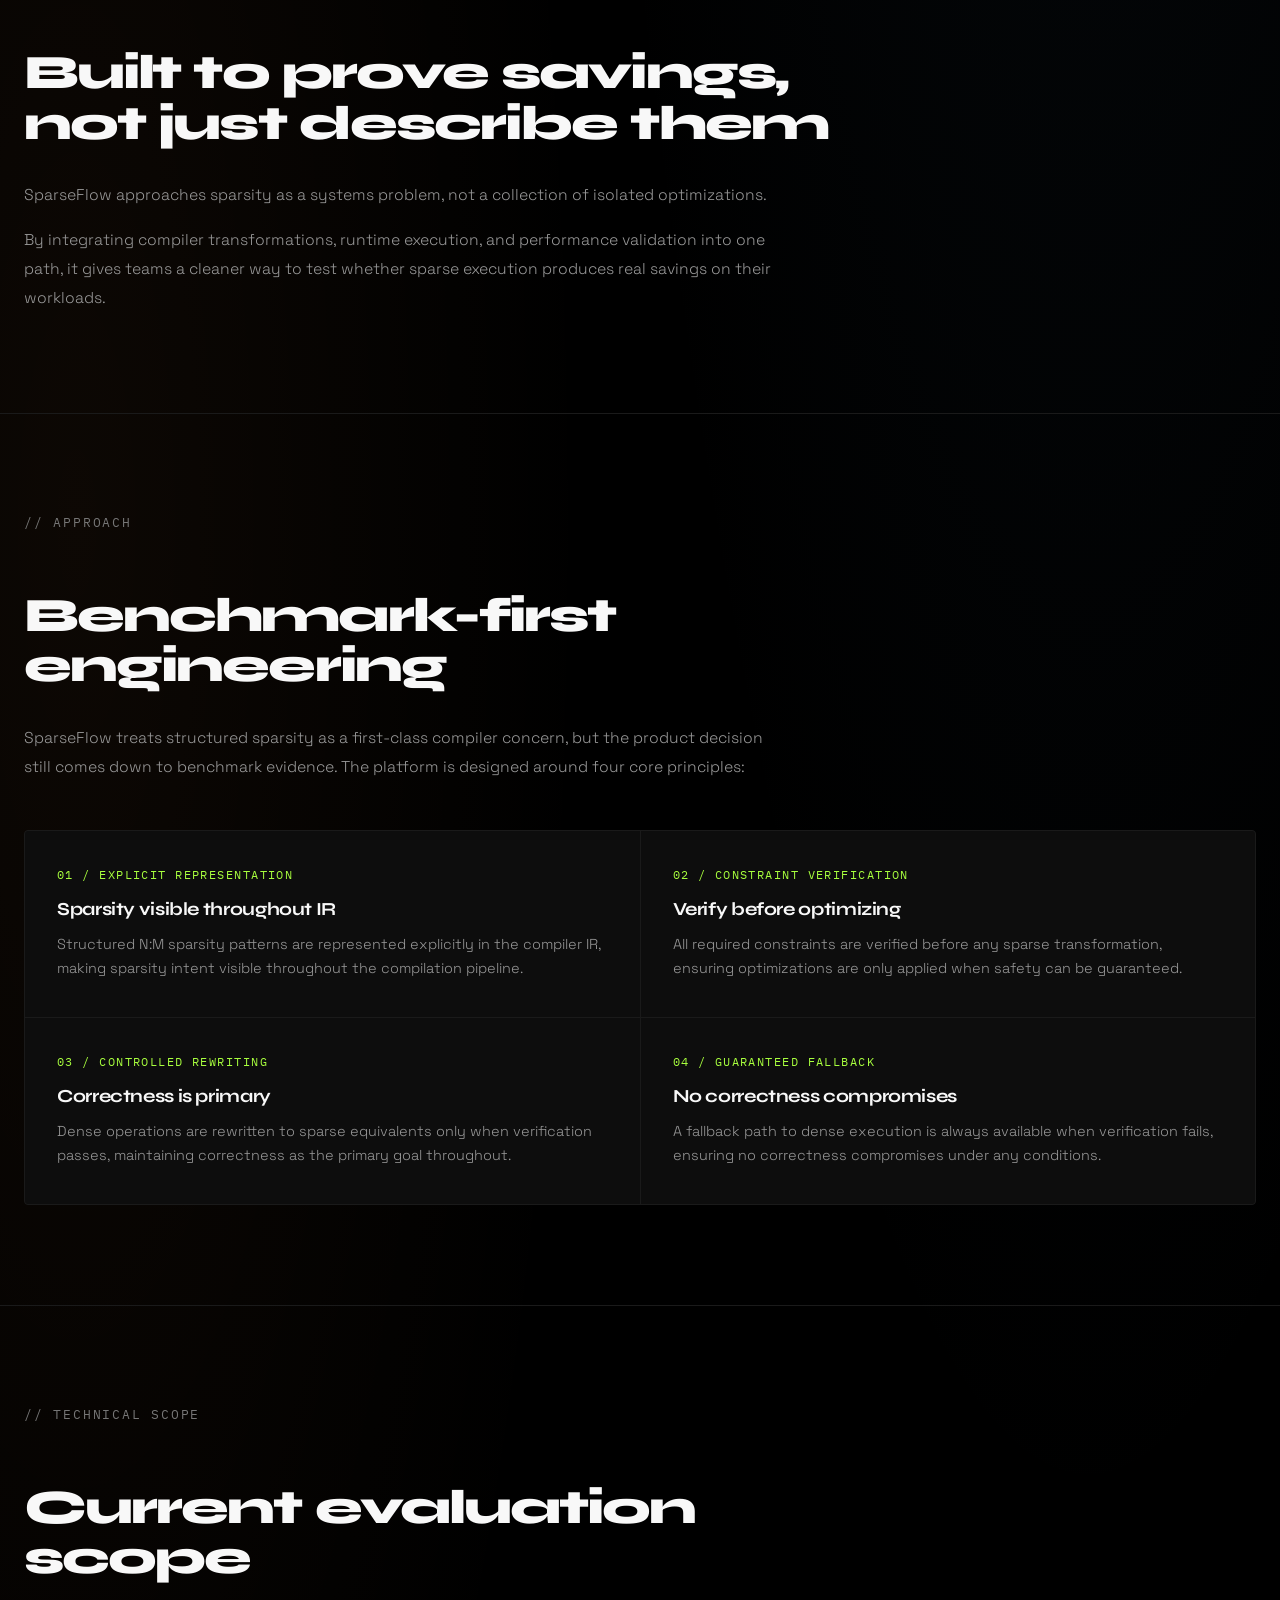
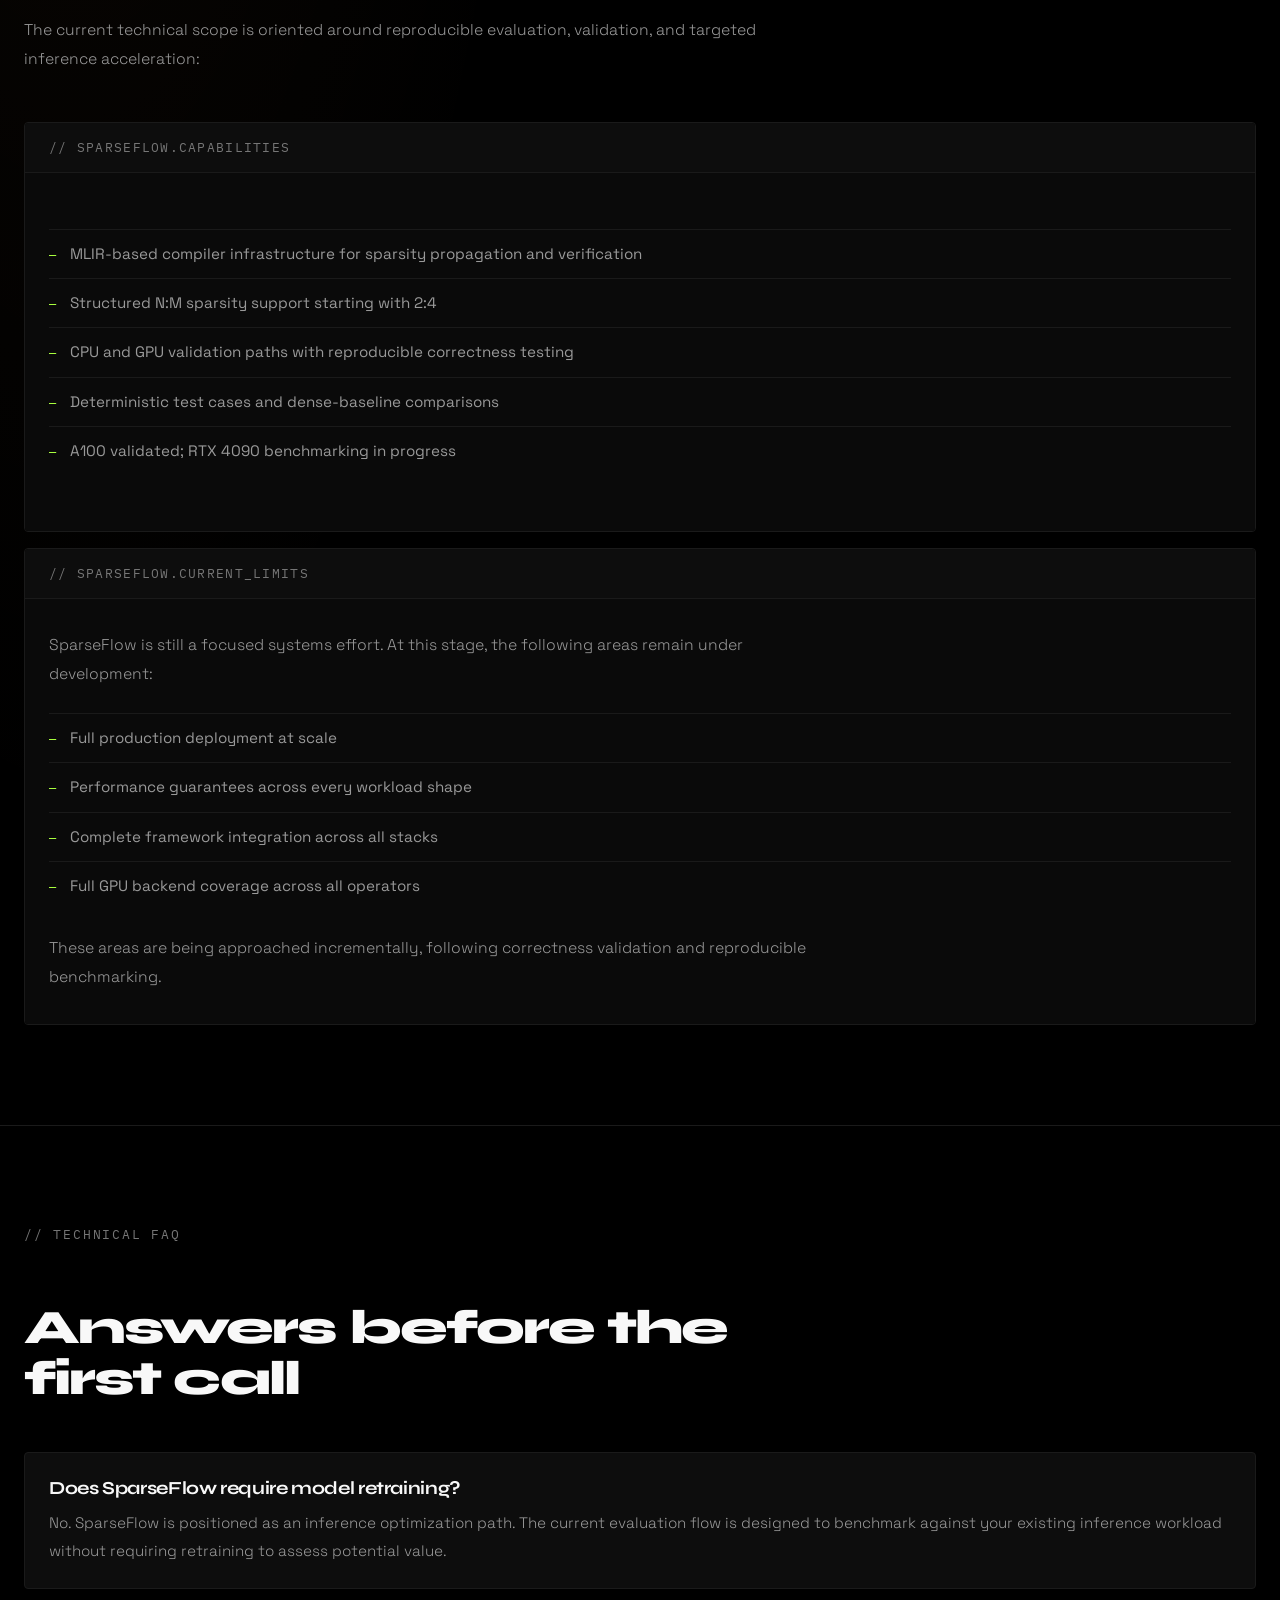
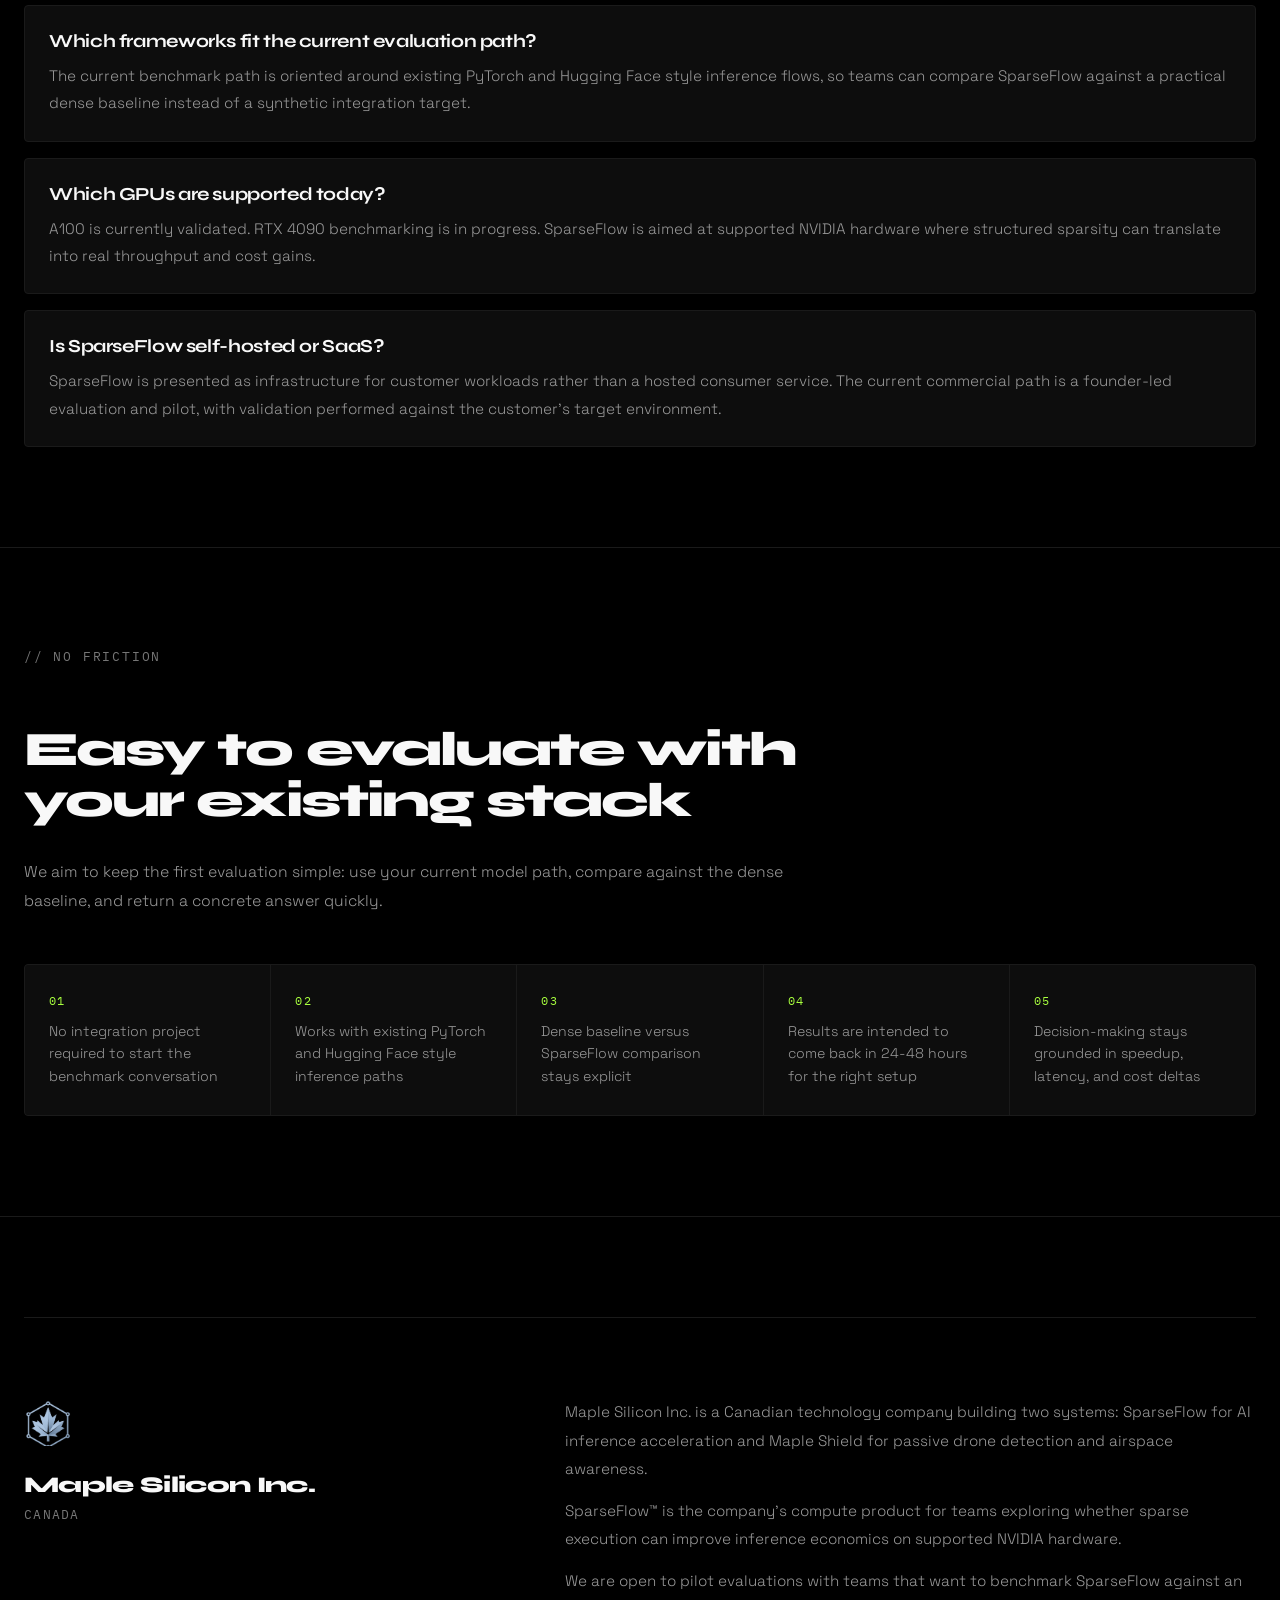
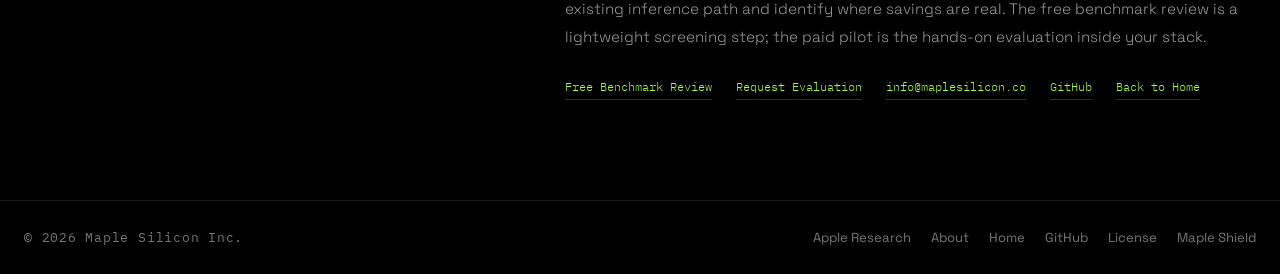
<file: sparseflow/index.html>
<!DOCTYPE html>
<html lang="en" data-theme="dark">
<head>
    <meta charset="UTF-8">
    <meta name="viewport" content="width=device-width, initial-scale=1.0">
    <title>SparseFlow™ — Reduce LLM inference cost with sparse GPU execution | Maple Silicon Inc.</title>
    <meta name="description" content="SparseFlow helps teams improve LLM inference throughput and lower GPU cost on supported NVIDIA hardware. Benchmarks, validation, and open-source implementation from Maple Silicon Inc.">
    <script>
        (function() {
            try {
                document.documentElement.setAttribute('data-theme', localStorage.getItem('maplesilicon-theme') || 'dark');
            } catch (error) {
                document.documentElement.setAttribute('data-theme', 'dark');
            }
        })();
    </script>
    <link rel="preconnect" href="https://fonts.googleapis.com">
    <link rel="preconnect" href="https://fonts.gstatic.com" crossorigin>
    <link href="https://fonts.googleapis.com/css2?family=Syne:wght@700;800&family=Space+Grotesk:wght@300;400;500;600&family=IBM+Plex+Mono:wght@400;500&display=swap" rel="stylesheet">
    <style>
        /* ── DARK THEME ── */
        :root, [data-theme="dark"] {
            --bg: #000000;
            --surface: #0d0d0d;
            --border: #1a1a1a;
            --text: #f8f8f8;
            /* FIX: #666666 → #767676 — was 3.65:1, now 4.54:1 on black */
            --muted: #767676;
            --muted-light: #999999;
            --accent: #a8ff3e;
            --accent-dim: rgba(168, 255, 62, 0.1);
            --accent-border: rgba(168, 255, 62, 0.22);
            --code-bg: #0a0a0a;
        }

        /* ── LIGHT THEME ── */
        [data-theme="light"] {
            --bg: #f7f7f0;
            --surface: #ffffff;
            --border: #e0e0d8;
            --text: #0a0a0a;
            /* FIX: #888880 → #696969 — was 3.32:1, now 5.11:1 on light bg */
            --muted: #696969;
            /* --muted-light #555550 already passes at 6.96:1 — no change */
            --muted-light: #555550;
            /* FIX: #5c8a00 → #4a6e00 — was 3.86:1, now 5.57:1 on light bg */
            --accent: #4a6e00;
            --accent-dim: rgba(74, 110, 0, 0.08);
            --accent-border: rgba(74, 110, 0, 0.25);
            --code-bg: #efefea;
        }

        * { box-sizing: border-box; margin: 0; padding: 0; }
        html { scroll-behavior: smooth; }

        body {
            font-family: "Space Grotesk", sans-serif;
            background: var(--bg);
            color: var(--text);
            min-height: 100vh;
            overflow-x: hidden;
            transition: background 300ms ease, color 300ms ease;
        }

        a { color: inherit; text-decoration: none; }

        .shell {
            width: min(1280px, calc(100% - 48px));
            margin: 0 auto;
        }

        /* ── THEME TOGGLE ── */
        .theme-btn {
            position: fixed;
            right: 20px;
            bottom: 20px;
            z-index: 200;
            background: var(--surface);
            border: 1px solid var(--border);
            border-radius: 4px;
            padding: 8px 14px;
            cursor: pointer;
            font-family: "IBM Plex Mono", monospace;
            /* FIX: 0.72rem (~11.5px) → 0.8rem (12.8px) */
            font-size: 0.8rem;
            letter-spacing: 0.1em;
            text-transform: uppercase;
            color: var(--muted-light);
            transition: color 180ms ease, border-color 180ms ease, background 300ms ease;
        }

        .theme-btn:hover { color: var(--text); border-color: var(--accent); }

        /* ── NAV ── */
        header {
            position: fixed;
            top: 0;
            left: 0;
            right: 0;
            z-index: 100;
            padding: 20px 0;
            transition: background 300ms ease, border-color 300ms ease;
        }

        header.scrolled {
            background: var(--bg);
            border-bottom: 1px solid var(--border);
            opacity: 0.96;
        }

        [data-theme="light"] header {
            background: linear-gradient(to bottom, rgba(247, 247, 240, 0.94), rgba(247, 247, 240, 0.68));
            border-bottom: 1px solid rgba(10, 10, 10, 0.06);
            backdrop-filter: blur(14px);
            -webkit-backdrop-filter: blur(14px);
        }

        [data-theme="light"] header.scrolled {
            background: rgba(247, 247, 240, 0.97);
        }

        .nav {
            display: flex;
            align-items: center;
            justify-content: space-between;
            gap: 24px;
        }

        .brand {
            display: flex;
            align-items: center;
            gap: 12px;
        }

        .brand img {
            width: 32px;
            height: 32px;
            object-fit: contain;
        }

        [data-theme="dark"] .brand img { filter: none; opacity: 1; }
        [data-theme="light"] .brand img { filter: none; opacity: 1; }

        .brand-name {
            font-size: 0.88rem;
            font-weight: 500;
            color: var(--muted-light);
        }

        .brand-name span {
            color: var(--accent);
            font-family: "IBM Plex Mono", monospace;
            font-weight: 500;
        }

        .nav-links {
            display: flex;
            align-items: center;
            gap: 28px;
        }

        .nav-links a {
            position: relative;
            color: var(--muted);
            font-size: 0.85rem;
            transition: color 200ms ease;
        }

        .nav-links a::after {
            content: "";
            position: absolute;
            bottom: -4px;
            left: 50%; right: 50%;
            height: 1px;
            background: var(--accent);
            transition: left 200ms ease, right 200ms ease;
        }

        .nav-links a:hover { color: var(--text); }
        .nav-links a:hover::after { left: 0; right: 0; }

        [data-theme="light"] .nav-links a {
            color: var(--muted-light);
        }

        /* ── HERO ── */
        .hero {
            position: relative;
            height: 100vh;
            min-height: 700px;
            display: flex;
            flex-direction: column;
            justify-content: center;
            overflow: hidden;
        }
        .hero::before {
            content: "";
            position: absolute;
            inset: -10%;
            background:
                radial-gradient(circle at 22% 26%, color-mix(in srgb, var(--accent) 18%, transparent), transparent 30%),
                radial-gradient(circle at 78% 34%, color-mix(in srgb, var(--accent) 14%, transparent), transparent 28%),
                radial-gradient(circle at 55% 78%, color-mix(in srgb, var(--accent) 10%, transparent), transparent 26%);
            animation: sparseGlow 15s ease-in-out infinite alternate;
            z-index: 0;
            pointer-events: none;
        }

        #hero-canvas {
            position: absolute;
            inset: 0;
            width: 100%;
            height: 100%;
            z-index: 0;
            opacity: 0.94;
        }

        .hero-overlay {
            position: absolute;
            inset: 0;
            z-index: 1;
            pointer-events: none;
            background:
                linear-gradient(to right, rgba(0,0,0,0.92) 0%, rgba(0,0,0,0.75) 45%, rgba(0,0,0,0.15) 75%, rgba(0,0,0,0.0) 100%),
                linear-gradient(to bottom, rgba(0,0,0,0.3) 0%, transparent 20%, transparent 75%, rgba(0,0,0,0.9) 100%);
        }

        .hero-content {
            position: relative;
            z-index: 2;
            padding-top: 80px;
        }

        .hero-logo {
            width: clamp(220px, 32vw, 360px);
            max-width: 100%;
            height: auto;
            margin: 0 0 26px;
            display: block;
            filter: drop-shadow(0 0 34px rgba(114, 171, 198, 0.2));
        }

        .hero-eyebrow {
            display: flex;
            align-items: center;
            gap: 16px;
            margin-bottom: 24px;
        }

        .hero-eyebrow-text {
            font-family: "IBM Plex Mono", monospace;
            /* FIX: 0.72rem → 0.8rem */
            font-size: 0.8rem;
            letter-spacing: 0.14em;
            text-transform: uppercase;
            color: var(--muted);
        }

        .status-pill {
            font-family: "IBM Plex Mono", monospace;
            /* FIX: 0.68rem → 0.75rem */
            font-size: 0.75rem;
            letter-spacing: 0.1em;
            text-transform: uppercase;
            padding: 4px 10px;
            border-radius: 2px;
            background: var(--accent-dim);
            color: var(--accent);
            border: 1px solid var(--accent-border);
            animation: pillPulse 2.5s ease-in-out infinite;
        }

        @keyframes pillPulse {
            0%, 100% { opacity: 0.85; }
            50% { opacity: 1; }
        }
        @keyframes sparseGlow {
            from { transform: scale(1) translate3d(0, 0, 0); opacity: 0.82; }
            to { transform: scale(1.05) translate3d(1%, -1%, 0); opacity: 1; }
        }

        .hero h1 {
            font-family: "Syne", sans-serif;
            font-weight: 800;
            font-size: clamp(3.5rem, 8vw, 7rem);
            line-height: 0.92;
            letter-spacing: -0.04em;
            margin-bottom: 8px;
        }

        .hero h1 .tm {
            font-size: 0.35em;
            vertical-align: super;
            font-weight: 700;
            color: var(--accent);
        }

        .hero-subtitle {
            font-family: "Space Grotesk", sans-serif;
            font-size: clamp(1rem, 2vw, 1.3rem);
            font-weight: 300;
            color: var(--muted-light);
            max-width: 600px;
            line-height: 1.5;
            margin-bottom: 40px;
        }

        /* Proof card */
        .proof-card {
            display: grid;
            grid-template-columns: repeat(3, 1fr);
            gap: 1px;
            border: 1px solid var(--border);
            border-radius: 4px;
            overflow: hidden;
            max-width: 680px;
            margin-bottom: 36px;
            background: var(--border);
        }

        .proof-item {
            background: var(--surface);
            padding: 16px 20px;
            transition: background 300ms ease;
        }

        .proof-label {
            font-family: "IBM Plex Mono", monospace;
            /* FIX: 0.65rem → 0.75rem */
            font-size: 0.75rem;
            letter-spacing: 0.12em;
            text-transform: uppercase;
            color: var(--muted);
            margin-bottom: 6px;
        }

        .proof-value {
            font-family: "IBM Plex Mono", monospace;
            font-size: 0.8rem;
            color: var(--text);
            line-height: 1.4;
        }

        .proof-value a { color: var(--accent); border-bottom: 1px solid var(--accent-border); }
        .proof-value a:hover { opacity: 0.75; }

        .hero-actions {
            display: flex;
            gap: 12px;
            flex-wrap: wrap;
        }

        .btn {
            display: inline-flex;
            align-items: center;
            gap: 8px;
            padding: 12px 22px;
            border-radius: 4px;
            font-size: 0.88rem;
            font-weight: 500;
            transition: transform 180ms ease, box-shadow 180ms ease;
            cursor: pointer;
        }

        .btn:hover { transform: translateY(-2px); }

        .btn-solid {
            background: var(--accent);
            color: #000;
        }

        .btn-solid:hover { box-shadow: 0 6px 20px rgba(168, 255, 62, 0.28); }
        [data-theme="light"] .btn-solid:hover { box-shadow: 0 6px 20px rgba(74, 110, 0, 0.25); }

        .btn-ghost {
            border: 1px solid var(--border);
            color: var(--muted-light);
            background: transparent;
        }

        .btn-ghost:hover { border-color: var(--muted); color: var(--text); }

        /* ── RULE ── */
        .rule { border: none; border-top: 1px solid var(--border); margin: 0; }

        /* ── SECTIONS ── */
        .content-section { padding: 100px 0; }

        .section-label {
            font-family: "IBM Plex Mono", monospace;
            /* FIX: 0.7rem → 0.8rem */
            font-size: 0.8rem;
            letter-spacing: 0.14em;
            text-transform: uppercase;
            color: var(--muted);
            margin-bottom: 60px;
        }

        .section-h2 {
            font-family: "Syne", sans-serif;
            font-weight: 800;
            font-size: clamp(2rem, 4vw, 3rem);
            letter-spacing: -0.04em;
            line-height: 1.05;
            margin-bottom: 32px;
        }

        .content-body {
            color: var(--muted-light);
            font-size: 0.98rem;
            line-height: 1.85;
            font-weight: 300;
            max-width: 760px;
        }

        .content-body p + p { margin-top: 16px; }

        .content-body strong {
            color: var(--text);
            font-weight: 500;
        }

        /* ── BULLET LIST ── */
        .bullet-list {
            list-style: none;
            margin: 24px 0;
        }

        .bullet-list li {
            display: flex;
            align-items: baseline;
            gap: 14px;
            padding: 12px 0;
            border-top: 1px solid var(--border);
            color: var(--muted-light);
            font-size: 0.95rem;
            line-height: 1.6;
        }

        .bullet-list li::before {
            content: "—";
            font-family: "IBM Plex Mono", monospace;
            /* FIX: 0.75rem is fine (12px) — no change needed */
            font-size: 0.75rem;
            color: var(--accent);
            flex-shrink: 0;
        }

        /* ── PRINCIPLES GRID ── */
        .principles-grid {
            display: grid;
            grid-template-columns: repeat(2, 1fr);
            gap: 1px;
            border: 1px solid var(--border);
            border-radius: 4px;
            overflow: hidden;
            background: var(--border);
            margin-top: 48px;
        }

        .principle-card {
            background: var(--surface);
            padding: 36px 32px;
            transition: background 200ms ease;
        }

        .principle-card:hover { background: var(--bg); }

        .principle-num {
            font-family: "IBM Plex Mono", monospace;
            /* FIX: 0.68rem → 0.75rem */
            font-size: 0.75rem;
            letter-spacing: 0.12em;
            text-transform: uppercase;
            color: var(--accent);
            margin-bottom: 16px;
        }

        .principle-title {
            font-family: "Syne", sans-serif;
            font-weight: 700;
            font-size: 1.15rem;
            letter-spacing: -0.02em;
            margin-bottom: 12px;
        }

        .principle-desc {
            color: var(--muted-light);
            font-size: 0.9rem;
            line-height: 1.7;
            font-weight: 300;
        }

        /* ── SCOPE BLOCK ── */
        .scope-block {
            border: 1px solid var(--border);
            border-radius: 4px;
            overflow: hidden;
            margin-top: 48px;
        }

        .scope-block-header {
            padding: 16px 24px;
            background: var(--surface);
            border-bottom: 1px solid var(--border);
            font-family: "IBM Plex Mono", monospace;
            /* FIX: 0.72rem → 0.8rem */
            font-size: 0.8rem;
            letter-spacing: 0.1em;
            text-transform: uppercase;
            color: var(--muted);
        }

        .scope-block-body {
            padding: 32px 24px;
            background: var(--code-bg);
        }

        .faq-list {
            margin-top: 48px;
            display: grid;
            gap: 16px;
        }

        .faq-item {
            background: var(--surface);
            border: 1px solid var(--border);
            border-radius: 4px;
            padding: 24px;
        }

        .faq-question {
            font-family: "Syne", sans-serif;
            font-weight: 700;
            font-size: 1.15rem;
            letter-spacing: -0.02em;
            margin-bottom: 10px;
        }

        .faq-answer {
            color: var(--muted-light);
            font-size: 0.95rem;
            line-height: 1.8;
            font-weight: 300;
        }

        /* ── ROADMAP TIMELINE ── */
        .roadmap-list {
            margin-top: 48px;
            display: grid;
            grid-template-columns: repeat(auto-fit, minmax(200px, 1fr));
            gap: 1px;
            border: 1px solid var(--border);
            border-radius: 4px;
            overflow: hidden;
            background: var(--border);
        }

        .roadmap-item {
            background: var(--surface);
            padding: 28px 24px;
            transition: background 200ms ease;
        }

        .roadmap-item:hover { background: var(--bg); }

        .roadmap-step {
            font-family: "IBM Plex Mono", monospace;
            /* FIX: 0.65rem → 0.75rem */
            font-size: 0.75rem;
            letter-spacing: 0.12em;
            text-transform: uppercase;
            color: var(--accent);
            margin-bottom: 12px;
        }

        .roadmap-text {
            color: var(--muted-light);
            font-size: 0.88rem;
            line-height: 1.6;
            font-weight: 300;
        }

        /* ── COMPANY ── */
        .company-block {
            border-top: 1px solid var(--border);
            padding-top: 80px;
            display: grid;
            grid-template-columns: 1fr 1.5fr;
            gap: 80px;
            align-items: start;
        }

        .company-left {}

        .company-logo {
            width: 48px;
            height: 48px;
            object-fit: contain;
            margin-bottom: 20px;
        }

        [data-theme="dark"] .company-logo { filter: none; opacity: 1; }

        .company-name {
            font-family: "Syne", sans-serif;
            font-weight: 800;
            font-size: 1.4rem;
            letter-spacing: -0.03em;
            margin-bottom: 8px;
        }

        .company-location {
            font-family: "IBM Plex Mono", monospace;
            /* FIX: 0.7rem → 0.8rem */
            font-size: 0.8rem;
            letter-spacing: 0.1em;
            text-transform: uppercase;
            color: var(--muted);
        }

        .company-right {
            color: var(--muted-light);
            font-size: 0.95rem;
            line-height: 1.85;
            font-weight: 300;
        }

        .company-right p + p { margin-top: 14px; }

        .contact-row {
            margin-top: 24px;
            display: flex;
            align-items: center;
            gap: 24px;
            flex-wrap: wrap;
        }

        .contact-link {
            font-family: "IBM Plex Mono", monospace;
            font-size: 0.78rem;
            color: var(--accent);
            border-bottom: 1px solid var(--accent-border);
            transition: opacity 180ms ease;
        }

        .contact-link:hover { opacity: 0.7; }

        /* ── FOOTER ── */
        footer {
            border-top: 1px solid var(--border);
            padding: 28px 0;
        }

        .footer-inner {
            display: flex;
            align-items: center;
            justify-content: space-between;
            gap: 20px;
        }

        .footer-copy {
            font-family: "IBM Plex Mono", monospace;
            /* FIX: 0.7rem → 0.8rem */
            font-size: 0.8rem;
            letter-spacing: 0.06em;
            color: var(--muted);
        }

        .footer-links {
            display: flex;
            gap: 20px;
        }

        .footer-links a {
            font-size: 0.82rem;
            color: var(--muted);
            transition: color 180ms ease;
        }

        .footer-links a:hover { color: var(--text); }

        /* ── SCROLL FADE-IN ── */
        .fade-in {
            opacity: 0;
            transform: translateY(20px);
            transition: opacity 600ms ease, transform 600ms ease;
        }

        .fade-in.visible { opacity: 1; transform: translateY(0); }

        /* ── RESPONSIVE ── */
        @media (max-width: 980px) {
            .proof-card { grid-template-columns: 1fr; max-width: 400px; }
            .principles-grid { grid-template-columns: 1fr; }
            .company-block { grid-template-columns: 1fr; gap: 40px; }
        }

        @media (max-width: 720px) {
            .shell { width: calc(100% - 32px); }
            .nav-links { display: none; }
            .theme-btn { right: 16px; bottom: 16px; }
            .hero h1 { font-size: 3rem; }
            .content-section { padding: 72px 0; }
        }
        @media (prefers-reduced-motion: reduce) {
            html { scroll-behavior: auto; }
            .hero::before,
            .status-pill {
                animation: none !important;
            }
            .fade-in,
            .fade-in.visible {
                opacity: 1;
                transform: none;
                transition: none;
            }
        }
    </style>
  <link rel="stylesheet" href="../assets/spatial.css" />
  <script defer src="../assets/spatial.js"></script>
</head>
<body>
<a class="skip-link" href="#main-content">Skip to content</a>

    <!-- THEME TOGGLE -->
    <button class="theme-btn" id="themeBtn" onclick="toggleTheme()" aria-label="Toggle color theme">
        <span id="themeLabel">Light</span>
    </button>

    <!-- NAV -->
    <header id="site-header">
        <div class="shell">
            <div class="nav">
                <a class="brand" href="../">
                    <!-- FIX: alt="" — adjacent brand-name text already identifies the company -->
                    <img src="../maplesilicon.png" alt="">
                    <span class="brand-name">Maple Silicon Inc. / <span>SparseFlow</span></span>
                </a>
                <nav class="nav-links" aria-label="SparseFlow navigation">
                    <a href="../">Home</a>
                    <a href="../sparseflow/">SparseFlow</a>
                    <a href="../maple-shield/">Maple Shield</a>
                    <a href="../research/apple/">Apple Research</a>
                    <a href="../about/">About</a>
                    <a href="mailto:info@maplesilicon.co?subject=Maple%20Silicon%20Evaluation">Request Evaluation</a>
                </nav>
            </div>
        </div>
    </header>

    <!-- HERO -->
    <section class="hero">
        <canvas id="hero-canvas" aria-hidden="true"></canvas>
        <div class="hero-overlay" aria-hidden="true"></div>
        <div class="shell hero-content">
            <img src="../sparseflow-logo-lockup.png" alt="" class="hero-logo" loading="eager" />
            <div class="hero-eyebrow">
                <span class="hero-eyebrow-text">// Sparse GPU inference platform</span>
                <span class="status-pill">v2.0 live</span>
            </div>
            <h1>SparseFlow<span class="tm">™</span></h1>
            <p class="hero-subtitle">SparseFlow delivers 1.4× average speedup across validated production shapes and up to 1.6-1.7× on FFN-heavy inference paths, with up to 40% inference cost reduction on the right workloads. A100 validated; RTX 4090 benchmarking in progress.</p>

            <div class="proof-card fade-in">
                <div class="proof-item">
                    <div class="proof-label">Speedup</div>
                    <div class="proof-value">1.4× average<br>validated production shapes</div>
                </div>
                <div class="proof-item">
                    <div class="proof-label">Peak Paths</div>
                    <div class="proof-value">Up to 1.6-1.7×<br>on FFN-heavy paths</div>
                </div>
                <div class="proof-item">
                    <div class="proof-label">Cost Reduction</div>
                    <div class="proof-value">Up to 40%<br>on FFN-heavy workloads</div>
                </div>
            </div>

            <div class="hero-actions">
                <a class="btn btn-solid" href="mailto:info@maplesilicon.co?subject=SparseFlow%20Free%20Benchmark%20Review">Request Free Benchmark Review</a>
                <a class="btn btn-ghost" href="https://github.com/MapleSilicon/SparseFlow#benchmarks">View Benchmark Results</a>
                <a class="btn btn-ghost" href="https://github.com/MapleSilicon/SparseFlow">View on GitHub</a>
                <a class="btn btn-ghost" href="../">← Home</a>
            </div>
        </div>
    </section>

    <hr class="rule">

    <main id="main-content">
        <section class="content-section" id="apple-research">
            <div class="shell research-feature">
                <div>
                    <p class="section-label">// SparseFlow V2 · Apple-device research</p>
                    <h2 class="section-h2">From GPU execution<br>to on-device evaluation.</h2>
                    <p class="spatial-copy">Our independent Apple-ecosystem research compares dense, channel-pruned, and physically compact vision models through Core ML on iPhone. This research track is separate from the NVIDIA results on this page.</p>
                    <a class="spatial-link" href="../research/apple/">Read the research overview <span aria-hidden="true">↗</span></a>
                </div>
                <div class="spatial-panel">
                    <div class="research-milestone"><h3>Compaction → export → device</h3><p>Source-model validation, Core ML export, and real-device short-run measurements.</p></div>
                    <div class="research-milestone"><h3>Current status: mixed latency results</h3><p>No general iPhone speedup claim. Sustained performance and energy savings are not yet established.</p></div>
                    <p class="research-note">Independent Maple Silicon research; no Apple partnership or endorsement is implied.</p>
                </div>
            </div>
        </section>
        <hr class="rule">
        <!-- CURRENT STATUS -->
        <section class="content-section" id="status">
            <div class="shell">
                <div class="section-label fade-in">// Real performance results</div>
                <h2 class="section-h2 fade-in">What teams should<br>see immediately</h2>
                <div class="content-body fade-in">
                    <p>SparseFlow is positioned around one buying question: can it reduce GPU cost while improving throughput on real inference workloads?</p>
                    <p>The current work centers on correctness validation, reproducible benchmarking, and fast comparisons against dense baselines.</p>
                </div>
                <ul class="bullet-list fade-in">
                    <li>1.4× average speedup across validated production shapes</li>
                    <li>Up to 1.6-1.7× on FFN-heavy inference paths</li>
                    <li>Up to 40% inference cost reduction on FFN-heavy workloads</li>
                    <li>A100 validated; RTX 4090 benchmarking in progress</li>
                    <li>No model changes required to start evaluating</li>
                    <li>Results shared in 24-48 hours for the right benchmark setup</li>
                </ul>
            </div>
        </section>

        <hr class="rule">

        <!-- THE PROBLEM -->
        <section class="content-section">
            <div class="shell">
                <div class="section-label fade-in">// The problem</div>
                <h2 class="section-h2 fade-in">More GPUs should not be<br>the default answer</h2>
                <div class="content-body fade-in">
                    <p>Inference teams are asked to improve latency and throughput while controlling GPU spend. In practice, that usually means buying more hardware because efficient sparse execution is hard to operationalize.</p>
                    <p>Modern hardware supports structured sparsity, but adoption remains fragmented across frameworks, compilers, and runtimes.</p>
                    <p>That leaves many structurally sparse workloads running like dense ones, with potential savings left on the table.</p>
                </div>
            </div>
        </section>

        <hr class="rule">

        <!-- WHY SPARSEFLOW -->
        <section class="content-section">
            <div class="shell">
                <div class="section-label fade-in">// Why SparseFlow</div>
                <h2 class="section-h2 fade-in">Built to prove savings,<br>not just describe them</h2>
                <div class="content-body fade-in">
                    <p>SparseFlow approaches sparsity as a systems problem, not a collection of isolated optimizations.</p>
                    <p>By integrating compiler transformations, runtime execution, and performance validation into one path, it gives teams a cleaner way to test whether sparse execution produces real savings on their workloads.</p>
                </div>
            </div>
        </section>

        <hr class="rule">

        <!-- APPROACH -->
        <section class="content-section" id="approach">
            <div class="shell">
                <div class="section-label fade-in">// Approach</div>
                <h2 class="section-h2 fade-in">Benchmark-first<br>engineering</h2>
                <div class="content-body fade-in">
                    <p>SparseFlow treats structured sparsity as a first-class compiler concern, but the product decision still comes down to benchmark evidence. The platform is designed around four core principles:</p>
                </div>
                <div class="principles-grid fade-in">
                    <div class="principle-card">
                        <div class="principle-num">01 / Explicit Representation</div>
                        <div class="principle-title">Sparsity visible throughout IR</div>
                        <p class="principle-desc">Structured N:M sparsity patterns are represented explicitly in the compiler IR, making sparsity intent visible throughout the compilation pipeline.</p>
                    </div>
                    <div class="principle-card">
                        <div class="principle-num">02 / Constraint Verification</div>
                        <div class="principle-title">Verify before optimizing</div>
                        <p class="principle-desc">All required constraints are verified before any sparse transformation, ensuring optimizations are only applied when safety can be guaranteed.</p>
                    </div>
                    <div class="principle-card">
                        <div class="principle-num">03 / Controlled Rewriting</div>
                        <div class="principle-title">Correctness is primary</div>
                        <p class="principle-desc">Dense operations are rewritten to sparse equivalents only when verification passes, maintaining correctness as the primary goal throughout.</p>
                    </div>
                    <div class="principle-card">
                        <div class="principle-num">04 / Guaranteed Fallback</div>
                        <div class="principle-title">No correctness compromises</div>
                        <p class="principle-desc">A fallback path to dense execution is always available when verification fails, ensuring no correctness compromises under any conditions.</p>
                    </div>
                </div>
            </div>
        </section>

        <hr class="rule">

        <!-- SCOPE -->
        <section class="content-section" id="scope">
            <div class="shell">
                <div class="section-label fade-in">// Technical scope</div>
                <h2 class="section-h2 fade-in">Current evaluation<br>scope</h2>
                <div class="content-body fade-in">
                    <p>The current technical scope is oriented around reproducible evaluation, validation, and targeted inference acceleration:</p>
                </div>
                <div class="scope-block fade-in">
                    <div class="scope-block-header">// sparseflow.capabilities</div>
                    <div class="scope-block-body">
                        <ul class="bullet-list">
                            <li>MLIR-based compiler infrastructure for sparsity propagation and verification</li>
                            <li>Structured N:M sparsity support starting with 2:4</li>
                            <li>CPU and GPU validation paths with reproducible correctness testing</li>
                            <li>Deterministic test cases and dense-baseline comparisons</li>
                            <li>A100 validated; RTX 4090 benchmarking in progress</li>
                        </ul>
                    </div>
                </div>
                <div class="scope-block fade-in" style="margin-top: 16px;">
                    <div class="scope-block-header">// sparseflow.current_limits</div>
                    <div class="scope-block-body">
                        <div class="content-body" style="margin-bottom: 16px;">
                            <p>SparseFlow is still a focused systems effort. At this stage, the following areas remain under development:</p>
                        </div>
                        <ul class="bullet-list">
                            <li>Full production deployment at scale</li>
                            <li>Performance guarantees across every workload shape</li>
                            <li>Complete framework integration across all stacks</li>
                            <li>Full GPU backend coverage across all operators</li>
                        </ul>
                        <div class="content-body" style="margin-top: 16px;">
                            <p>These areas are being approached incrementally, following correctness validation and reproducible benchmarking.</p>
                        </div>
                    </div>
                </div>
            </div>
        </section>

        <hr class="rule">

        <!-- FAQ -->
        <section class="content-section" id="faq">
            <div class="shell">
                <div class="section-label fade-in">// Technical FAQ</div>
                <h2 class="section-h2 fade-in">Answers before the<br>first call</h2>
                <div class="faq-list fade-in">
                    <div class="faq-item">
                        <div class="faq-question">Does SparseFlow require model retraining?</div>
                        <p class="faq-answer">No. SparseFlow is positioned as an inference optimization path. The current evaluation flow is designed to benchmark against your existing inference workload without requiring retraining to assess potential value.</p>
                    </div>
                    <div class="faq-item">
                        <div class="faq-question">Which frameworks fit the current evaluation path?</div>
                        <p class="faq-answer">The current benchmark path is oriented around existing PyTorch and Hugging Face style inference flows, so teams can compare SparseFlow against a practical dense baseline instead of a synthetic integration target.</p>
                    </div>
                    <div class="faq-item">
                        <div class="faq-question">Which GPUs are supported today?</div>
                        <p class="faq-answer">A100 is currently validated. RTX 4090 benchmarking is in progress. SparseFlow is aimed at supported NVIDIA hardware where structured sparsity can translate into real throughput and cost gains.</p>
                    </div>
                    <div class="faq-item">
                        <div class="faq-question">Is SparseFlow self-hosted or SaaS?</div>
                        <p class="faq-answer">SparseFlow is presented as infrastructure for customer workloads rather than a hosted consumer service. The current commercial path is a founder-led evaluation and pilot, with validation performed against the customer’s target environment.</p>
                    </div>
                </div>
            </div>
        </section>

        <hr class="rule">

        <!-- ROADMAP -->
        <section class="content-section" id="roadmap">
            <div class="shell">
                <div class="section-label fade-in">// No friction</div>
                <h2 class="section-h2 fade-in">Easy to evaluate with<br>your existing stack</h2>
                <div class="content-body fade-in">
                    <p>We aim to keep the first evaluation simple: use your current model path, compare against the dense baseline, and return a concrete answer quickly.</p>
                </div>
                <div class="roadmap-list fade-in">
                    <div class="roadmap-item">
                        <div class="roadmap-step">01</div>
                        <p class="roadmap-text">No integration project required to start the benchmark conversation</p>
                    </div>
                    <div class="roadmap-item">
                        <div class="roadmap-step">02</div>
                        <p class="roadmap-text">Works with existing PyTorch and Hugging Face style inference paths</p>
                    </div>
                    <div class="roadmap-item">
                        <div class="roadmap-step">03</div>
                        <p class="roadmap-text">Dense baseline versus SparseFlow comparison stays explicit</p>
                    </div>
                    <div class="roadmap-item">
                        <div class="roadmap-step">04</div>
                        <p class="roadmap-text">Results are intended to come back in 24-48 hours for the right setup</p>
                    </div>
                    <div class="roadmap-item">
                        <div class="roadmap-step">05</div>
                        <p class="roadmap-text">Decision-making stays grounded in speedup, latency, and cost deltas</p>
                    </div>
                </div>
            </div>
        </section>

        <hr class="rule">

        <!-- COMPANY + CONTACT -->
        <section class="content-section" id="contact">
            <div class="shell">
                <div class="company-block fade-in">
                    <div class="company-left">
                        <!-- FIX: alt text describes company, not redundant with company-name below -->
                        <img src="../maplesilicon.png" alt="" class="company-logo">
                        <div class="company-name">Maple Silicon Inc.</div>
                        <div class="company-location">Canada</div>
                    </div>
                    <div class="company-right">
                        <p>Maple Silicon Inc. is a Canadian technology company building two systems: SparseFlow for AI inference acceleration and Maple Shield for passive drone detection and airspace awareness.</p>
                        <p>SparseFlow™ is the company's compute product for teams exploring whether sparse execution can improve inference economics on supported NVIDIA hardware.</p>
                        <p>We are open to pilot evaluations with teams that want to benchmark SparseFlow against an existing inference path and identify where savings are real. The free benchmark review is a lightweight screening step; the paid pilot is the hands-on evaluation inside your stack.</p>
                        <div class="contact-row">
                            <a class="contact-link" href="mailto:info@maplesilicon.co?subject=SparseFlow%20Free%20Benchmark%20Review">Free Benchmark Review</a>
                            <a class="contact-link" href="mailto:info@maplesilicon.co?subject=Maple%20Silicon%20Evaluation">Request Evaluation</a>
                            <a class="contact-link" href="mailto:info@maplesilicon.co">info@maplesilicon.co</a>
                            <a class="contact-link" href="https://github.com/MapleSilicon/SparseFlow">GitHub</a>
                            <a class="contact-link" href="../">Back to Home</a>
                        </div>
                    </div>
                </div>
            </div>
        </section>
    </main>

    <footer>
        <div class="shell">
            <div class="footer-inner">
                <div class="footer-copy">&copy; 2026 Maple Silicon Inc.</div>
                <div class="footer-links">
                    <a href="../research/apple/">Apple Research</a>
                    <a href="../about/">About</a>
                    <a href="../">Home</a>
                    <a href="https://github.com/MapleSilicon/SparseFlow">GitHub</a>
                    <a href="https://github.com/MapleSilicon/SparseFlow/blob/main/LICENSE">License</a>
                    <a href="../maple-shield/">Maple Shield</a>
                </div>
            </div>
        </div>
    </footer>

    <script defer>
    (function() {
        const canvas = document.getElementById('hero-canvas');
        const ctx = canvas.getContext('2d');
        if (!ctx) return;

        let width = 0, height = 0, mouseX = 0, mouseY = 0;
        const prefersReducedMotion = window.matchMedia('(prefers-reduced-motion: reduce)').matches;
        const lanes = [];

        function accent(alpha = 1) {
            const theme = document.documentElement.getAttribute('data-theme');
            return theme === 'light'
                ? `rgba(74,110,0,${alpha})`
                : `rgba(168,255,62,${alpha})`;
        }

        function buildLanes() {
            lanes.length = 0;
            const rows = Math.max(7, Math.min(13, Math.round(height / 72)));
            for (let i = 0; i < rows; i++) {
                lanes.push({
                    y: height * 0.18 + i * ((height * 0.58) / rows),
                    speed: 0.35 + Math.random() * 0.7,
                    phase: Math.random() * Math.PI * 2,
                    nodes: Array.from({ length: 4 + (i % 3) }, (_, idx) => ({
                        offset: idx * (width * 0.18) + Math.random() * 80,
                        size: 2 + Math.random() * 2.2
                    }))
                });
            }
        }

        function resize() {
            const dpr = Math.min(window.devicePixelRatio || 1, 2);
            width = canvas.clientWidth;
            height = canvas.clientHeight;
            canvas.width = width * dpr;
            canvas.height = height * dpr;
            ctx.setTransform(dpr, 0, 0, dpr, 0, 0);
            buildLanes();
        }

        function drawBackdrop() {
            const grad = ctx.createLinearGradient(0, 0, width, height);
            grad.addColorStop(0, accent(0.04));
            grad.addColorStop(0.5, 'rgba(255,255,255,0)');
            grad.addColorStop(1, accent(0.08));
            ctx.fillStyle = grad;
            ctx.fillRect(0, 0, width, height);
        }

        function drawGrid() {
            ctx.save();
            ctx.strokeStyle = 'rgba(255,255,255,0.04)';
            ctx.lineWidth = 1;
            for (let x = 0; x <= width; x += 56) {
                ctx.beginPath();
                ctx.moveTo(x, 0);
                ctx.lineTo(x, height);
                ctx.stroke();
            }
            for (let y = 0; y <= height; y += 56) {
                ctx.beginPath();
                ctx.moveTo(0, y);
                ctx.lineTo(width, y);
                ctx.stroke();
            }
            ctx.restore();
        }

        function drawLanes(time) {
            lanes.forEach((lane, idx) => {
                const drift = Math.sin(time * 0.001 + lane.phase) * 18;
                const y = lane.y + drift + mouseY * 10;

                ctx.beginPath();
                ctx.moveTo(width * 0.08, y);
                ctx.lineTo(width * 0.92, y);
                ctx.strokeStyle = accent(0.12);
                ctx.lineWidth = 1;
                ctx.stroke();

                lane.nodes.forEach((node) => {
                    const travel = ((time * lane.speed * 0.08) + node.offset) % (width * 0.84);
                    const x = width * 0.08 + travel + mouseX * 14 * ((idx % 3) - 1);
                    ctx.beginPath();
                    ctx.arc(x, y, node.size, 0, Math.PI * 2);
                    ctx.fillStyle = accent(0.85);
                    ctx.fill();

                    ctx.beginPath();
                    ctx.arc(x, y, node.size * 4.5, 0, Math.PI * 2);
                    ctx.strokeStyle = accent(0.14);
                    ctx.stroke();
                });
            });
        }

        function frame(time) {
            ctx.clearRect(0, 0, width, height);
            drawBackdrop();
            drawGrid();
            drawLanes(time);
            if (!prefersReducedMotion) requestAnimationFrame(frame);
        }

        window.addEventListener('mousemove', (e) => {
            mouseX = (e.clientX / window.innerWidth - 0.5) * 0.6;
            mouseY = (e.clientY / window.innerHeight - 0.5) * 0.6;
        }, { passive: true });

        new ResizeObserver(() => { resize(); if (prefersReducedMotion) frame(0); }).observe(canvas);
        resize();

        if (prefersReducedMotion) {
            frame(0);
            return;
        }

        requestAnimationFrame(frame);
    })();
    </script>

    <script>
    // Theme toggle
    function toggleTheme() {
        const html = document.documentElement;
        const next = html.getAttribute('data-theme') === 'dark' ? 'light' : 'dark';
        html.setAttribute('data-theme', next);
        try { localStorage.setItem('maplesilicon-theme', next); } catch (error) {}
        document.getElementById('themeLabel').textContent = next === 'dark' ? 'Light' : 'Dark';
    }

    (function() {
        const saved = document.documentElement.getAttribute('data-theme') || 'dark';
        document.documentElement.setAttribute('data-theme', saved);
        document.getElementById('themeLabel').textContent = saved === 'dark' ? 'Light' : 'Dark';

        // Nav scroll
        const header = document.getElementById('site-header');
        window.addEventListener('scroll', () => {
            header.classList.toggle('scrolled', window.scrollY > 40);
        }, { passive: true });

        // Fade-in observer
        const io = new IntersectionObserver((entries) => {
            entries.forEach(e => { if (e.isIntersecting) { e.target.classList.add('visible'); io.unobserve(e.target); } });
        }, { threshold: 0.1, rootMargin: '0px 0px -40px 0px' });

        document.querySelectorAll('.fade-in').forEach(el => io.observe(el));

        // Smooth scroll
        document.querySelectorAll('a[href^="#"]').forEach(a => {
            a.addEventListener('click', e => {
                const t = document.querySelector(a.getAttribute('href'));
                if (t) { e.preventDefault(); window.scrollTo({ top: t.getBoundingClientRect().top + window.scrollY - 80, behavior: 'smooth' }); }
            });
        });
    })();
    </script>

</body>
</html>
</file>
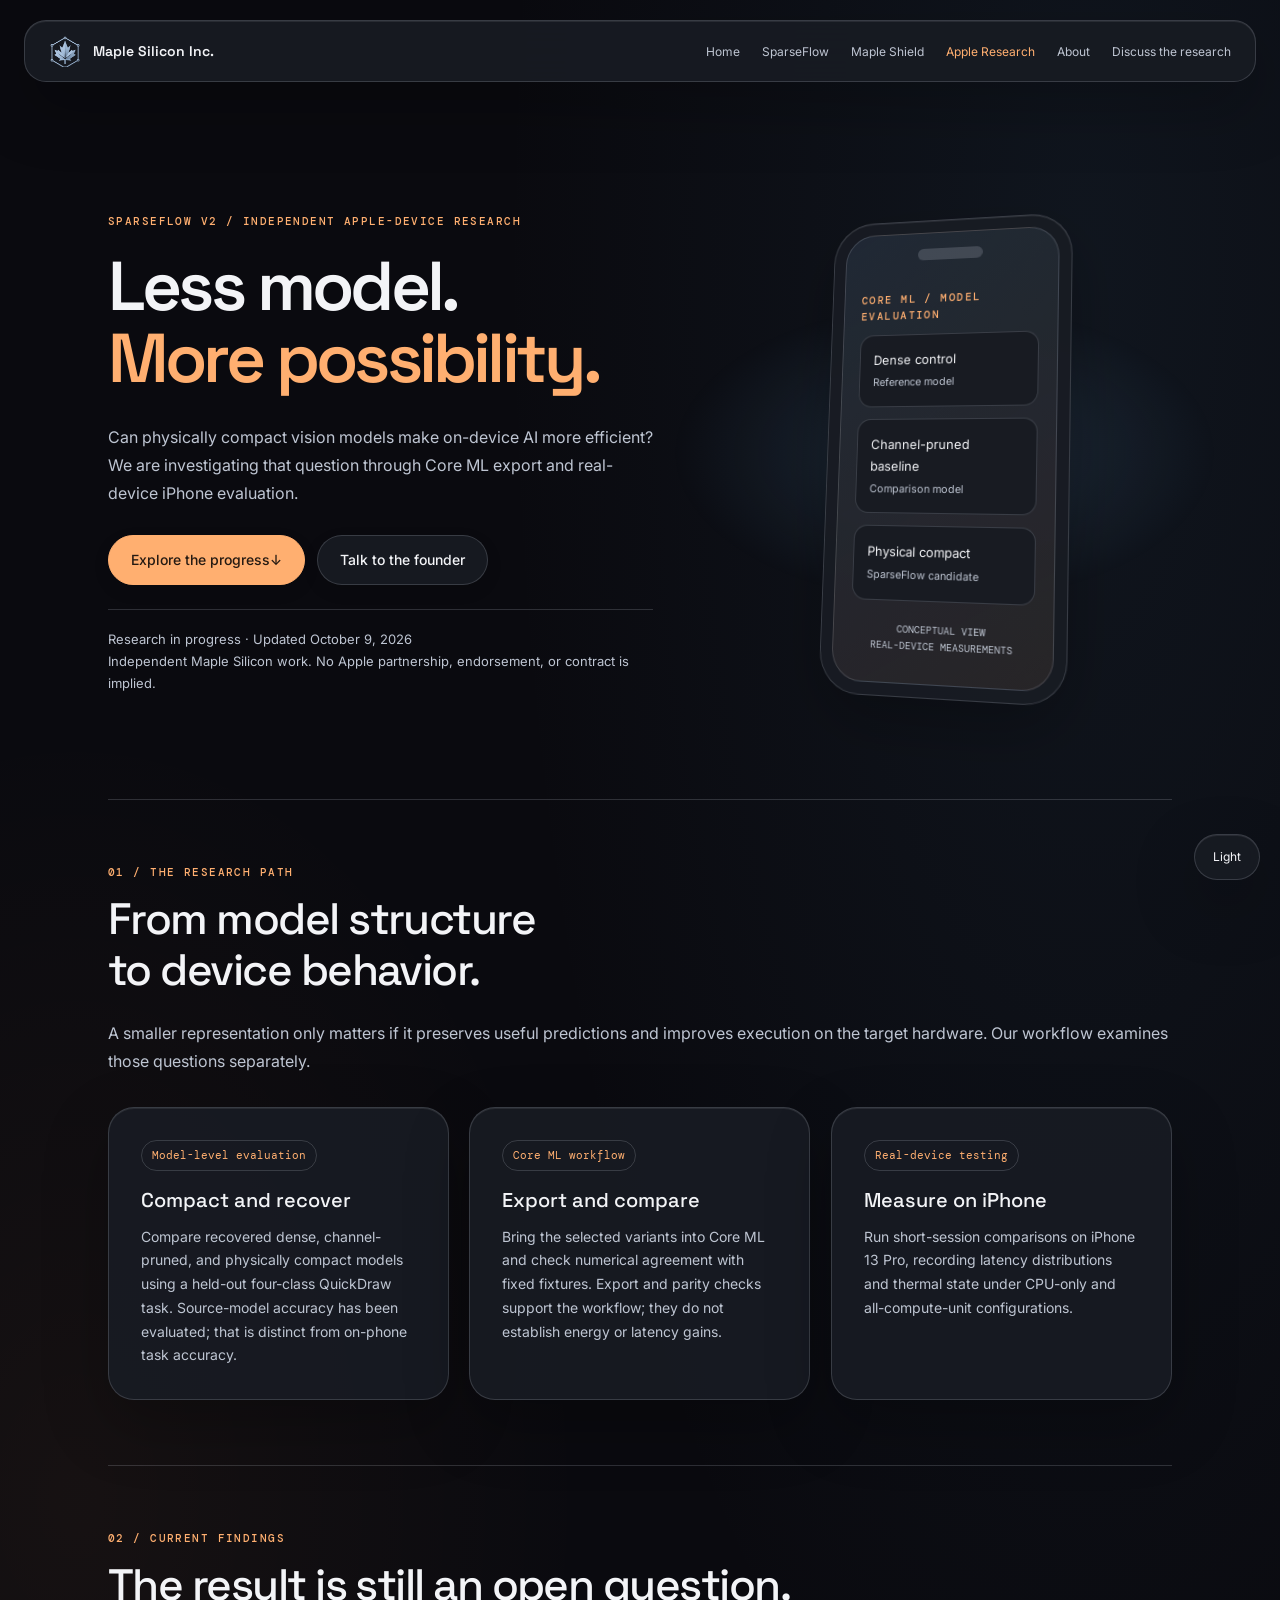
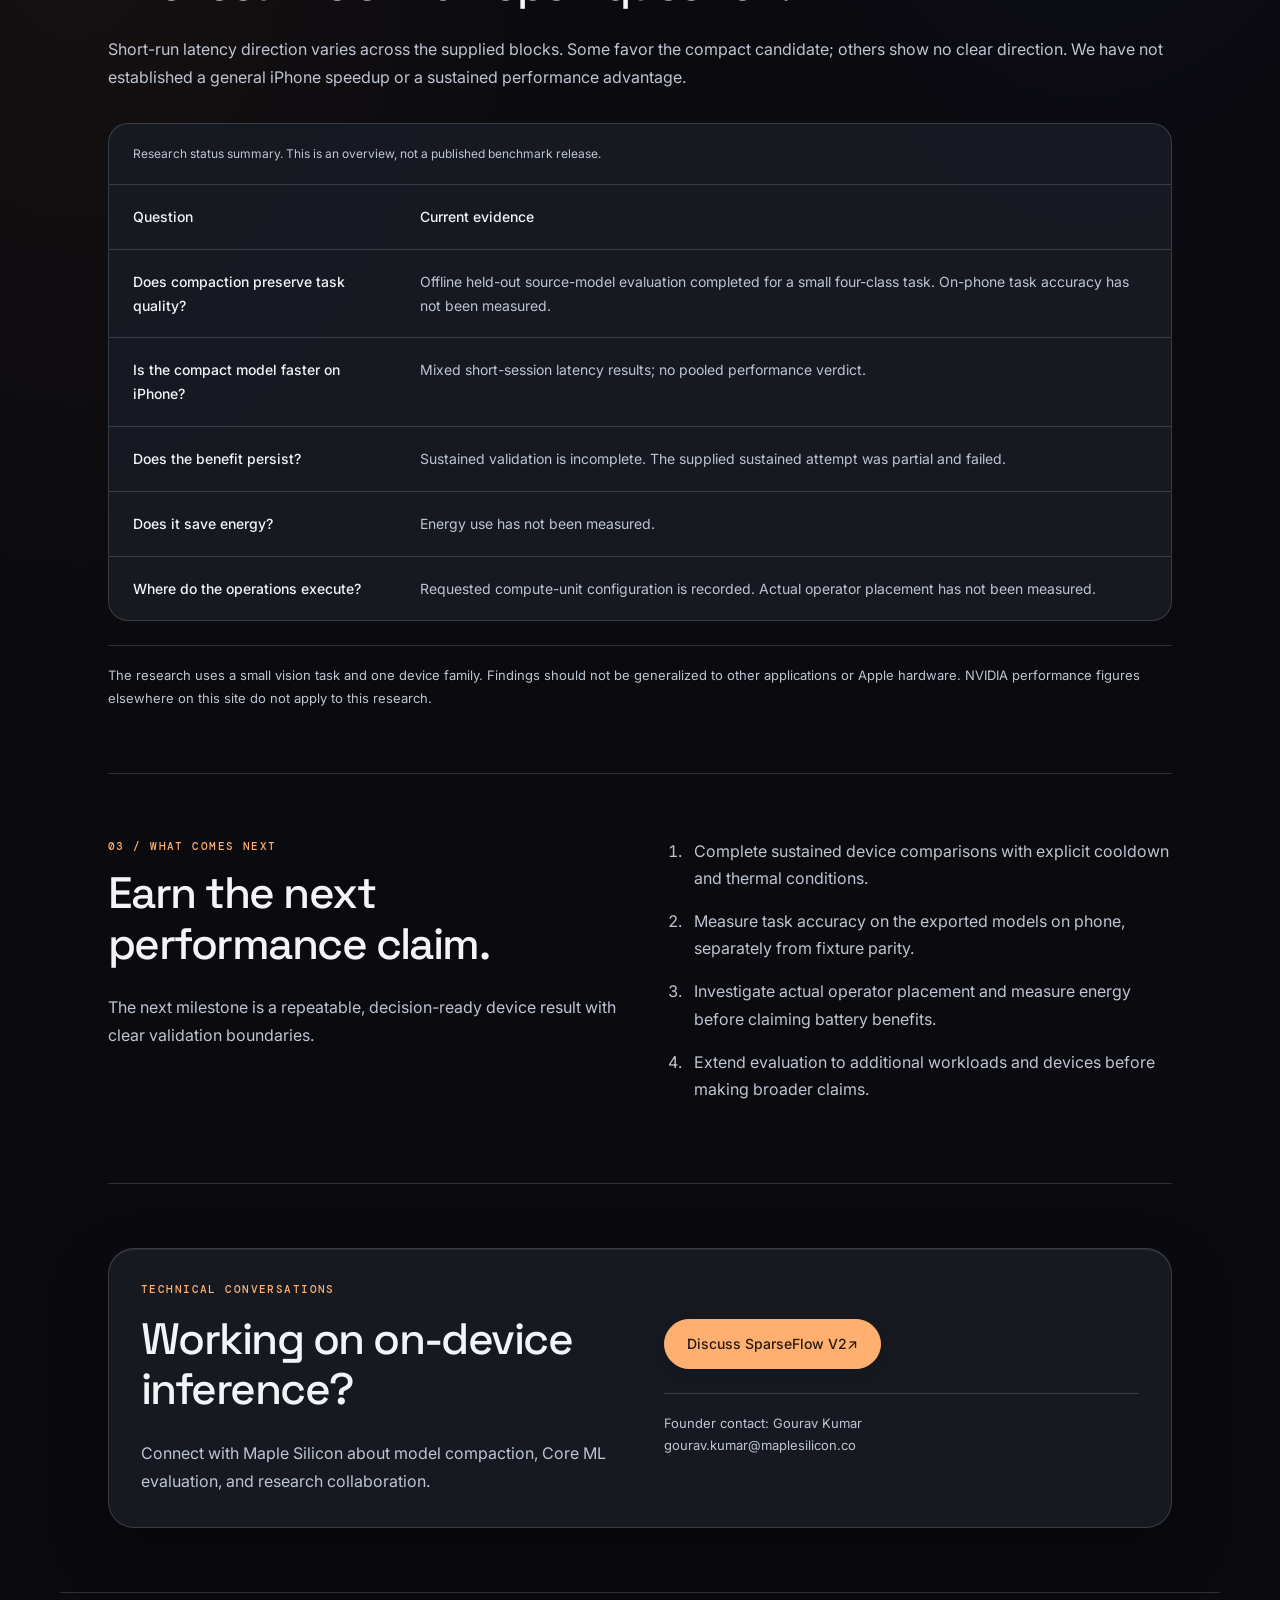
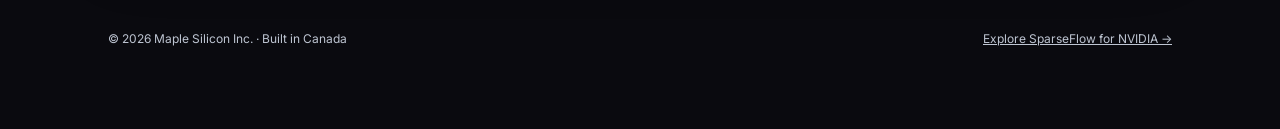
<file: research/apple/index.html>
<!DOCTYPE html>
<html lang="en" data-theme="dark">
<head>
  <meta charset="UTF-8" />
  <meta name="viewport" content="width=device-width, initial-scale=1.0" />
  <title>SparseFlow V2 | Apple-device research | Maple Silicon Inc.</title>
  <meta name="description" content="Independent Maple Silicon research into model compaction, Core ML export, and real-device iPhone evaluation. Explore the progress, mixed latency results, and next validation steps." />
  <script>
    try { document.documentElement.dataset.theme = localStorage.getItem('maplesilicon-theme') || 'dark'; } catch (error) {}
  </script>
  <link rel="preconnect" href="https://fonts.googleapis.com" />
  <link rel="preconnect" href="https://fonts.gstatic.com" crossorigin />
  <link href="https://fonts.googleapis.com/css2?family=Space+Grotesk:wght@400;500;600;700&family=DM+Mono:wght@400;500&family=Inter:wght@400;500;600&display=swap" rel="stylesheet" />
  <style>
    * { box-sizing: border-box; margin: 0; }
    body { background: #0a0a0f; color: var(--spatial-ink); font: 16px/1.7 'Inter', sans-serif; }
    [data-theme="light"] body { background-color: #f6f3ec; }
    nav { display: flex; justify-content: space-between; align-items: center; gap: 20px; }
    .nav-logo { display: flex; align-items: center; gap: 12px; text-decoration: none; color: var(--spatial-ink); font: 600 14px 'Space Grotesk', sans-serif; }
    .nav-logo img { width: 32px; height: 32px; object-fit: contain; }
    .nav-links { display: flex; align-items: center; list-style: none; padding: 0; }
    .nav-links a { text-decoration: none; font-size: 12px; }
    .nav-links a:hover, .nav-links a[aria-current] { color: var(--spatial-accent); }
    .theme-btn { position: fixed; bottom: 20px; right: 20px; z-index: 200; border: 1px solid; border-radius: 999px; padding: 12px 18px; color: var(--spatial-ink); cursor: pointer; font: inherit; font-size: 12px; }
    .research-shell { max-width: 1160px; margin-inline: auto; padding-inline: 48px; }
    .research-hero { padding-block: 180px 72px; display: grid; grid-template-columns: 1.2fr 1fr; gap: 64px; align-items: center; }
    h1 { font: 600 clamp(46px, 5.4vw, 72px)/1.04 'Space Grotesk', sans-serif; letter-spacing: -.055em; margin-block: 22px 28px; }
    h1 span { color: var(--spatial-accent); }
    h2 { font: 500 clamp(30px, 4vw, 44px)/1.15 'Space Grotesk', sans-serif; letter-spacing: -.035em; margin-block: 14px 24px; }
    .device-scene { position: relative; display: flex; justify-content: center; perspective: 1000px; padding: 32px 0; }
    .device-scene::before { content: ''; position: absolute; inset: 20% -15%; border-radius: 50%; background: radial-gradient(ellipse, rgba(82, 129, 168, .22), transparent 65%); }
    .device-plane { position: relative; width: 250px; border: 1px solid var(--spatial-edge); border-radius: 42px; padding: 12px; background: var(--spatial-surface); box-shadow: var(--spatial-shadow); transform: rotateY(-14deg) rotateX(6deg); }
    .device-screen { border: 1px solid var(--spatial-edge); border-radius: 31px; padding: 28px 18px; min-height: 355px; background: linear-gradient(150deg, rgba(97, 145, 187, .12), rgba(255, 175, 112, .07)); }
    .device-island { width: 68px; height: 12px; border-radius: 999px; background: var(--spatial-edge); margin: -12px auto 32px; }
    .model-plane { margin-top: 12px; padding: 14px; border-radius: 14px; border: 1px solid var(--spatial-edge); background: var(--spatial-surface); font-size: 13px; }
    .model-plane small { display: block; color: var(--spatial-copy); margin-top: 4px; }
    .device-caption { margin-top: 20px; color: var(--spatial-copy); font: 10px/1.6 'DM Mono', monospace; text-align: center; }
    .research-section { padding-block: 64px; border-top: 1px solid var(--spatial-edge); }
    .research-grid { display: grid; grid-template-columns: repeat(3, minmax(0, 1fr)); gap: 20px; margin-top: 32px; }
    .research-grid h3 { font: 500 20px/1.3 'Space Grotesk', sans-serif; margin: 16px 0 12px; }
    .research-grid p { font-size: 14px; color: var(--spatial-copy); }
    .status-tag { display: inline-block; font: 11px/1.5 'DM Mono', monospace; padding: 6px 10px; border-radius: 999px; border: 1px solid var(--spatial-edge); color: var(--spatial-accent); }
    .research-table-wrap { overflow-x: auto; margin-top: 32px; border: 1px solid var(--spatial-edge); border-radius: 20px; background: var(--spatial-surface); }
    table { border-collapse: collapse; width: 100%; text-align: left; font-size: 14px; }
    caption { text-align: left; padding: 20px 24px; color: var(--spatial-copy); font-size: 12px; }
    th, td { padding: 20px 24px; border-top: 1px solid var(--spatial-edge); vertical-align: top; }
    th { font-weight: 500; color: var(--spatial-ink); }
    td { color: var(--spatial-copy); }
    .next-steps { display: grid; grid-template-columns: 1fr 1fr; gap: 48px; }
    .next-steps ol { padding-left: 22px; color: var(--spatial-copy); }
    .next-steps li { margin-bottom: 16px; padding-left: 8px; }
    footer { padding-block: 36px 80px; border-top: 1px solid var(--spatial-edge); color: var(--spatial-copy); font-size: 12px; display: flex; justify-content: space-between; gap: 24px; flex-wrap: wrap; }
    footer a { color: var(--spatial-copy); }
    @media (max-width: 760px) {
      .research-shell { padding-inline: 24px; }
      .research-hero { padding-block: 132px 48px; grid-template-columns: 1fr; gap: 12px; }
      .research-grid, .next-steps { grid-template-columns: 1fr; gap: 20px; }
      .research-section { padding-block: 48px; }
      .device-plane { transform: none; }
      th, td { padding: 16px; }
    }
    @media (prefers-reduced-motion: reduce) { .device-plane { transform: none; } }
  </style>
  <link rel="stylesheet" href="../../assets/spatial.css" />
  <script defer src="../../assets/spatial.js"></script>
</head>
<body>
<a class="skip-link" href="#main-content">Skip to content</a>
<nav aria-label="Main navigation">
  <a class="nav-logo" href="../../"><img src="../../maplesilicon.png" alt="" /><span>Maple Silicon Inc.</span></a>
  <ul class="nav-links">
    <li><a href="../../">Home</a></li>
    <li><a href="../../sparseflow/">SparseFlow</a></li>
    <li><a href="../../maple-shield/">Maple Shield</a></li>
    <li><a href="./" aria-current="page">Apple Research</a></li>
    <li><a href="../../about/">About</a></li>
    <li><a href="mailto:gourav.kumar@maplesilicon.co?subject=SparseFlow%20V2%20Research">Discuss the research</a></li>
  </ul>
</nav>
<button class="theme-btn" id="themeBtn" type="button" aria-label="Toggle color theme"><span id="themeLabel">Light</span></button>
<main id="main-content" class="research-shell">
  <section class="research-hero">
    <div>
      <p class="spatial-label">SparseFlow V2 / Independent Apple-device research</p>
      <h1>Less model.<br/><span>More possibility.</span></h1>
      <p class="spatial-copy">Can physically compact vision models make on-device AI more efficient? We are investigating that question through Core ML export and real-device iPhone evaluation.</p>
      <div class="spatial-actions"><a class="spatial-button primary" href="#progress">Explore the progress <span aria-hidden="true">↓</span></a><a class="spatial-button" href="mailto:gourav.kumar@maplesilicon.co?subject=SparseFlow%20V2%20Research">Talk to the founder</a></div>
      <p class="research-note">Research in progress · Updated October 9, 2026<br/>Independent Maple Silicon work. No Apple partnership, endorsement, or contract is implied.</p>
    </div>
    <div class="device-scene" aria-label="Illustration of three model variants evaluated through Core ML">
      <div class="device-plane"><div class="device-screen">
        <div class="device-island" aria-hidden="true"></div>
        <p class="spatial-label">Core ML / Model evaluation</p>
        <div class="model-plane">Dense control<small>Reference model</small></div>
        <div class="model-plane">Channel-pruned baseline<small>Comparison model</small></div>
        <div class="model-plane">Physical compact<small>SparseFlow candidate</small></div>
        <p class="device-caption">CONCEPTUAL VIEW<br/>REAL-DEVICE MEASUREMENTS</p>
      </div></div>
    </div>
  </section>
  <section class="research-section" id="progress">
    <p class="spatial-label">01 / The research path</p>
    <h2>From model structure<br/>to device behavior.</h2>
    <p class="spatial-copy">A smaller representation only matters if it preserves useful predictions and improves execution on the target hardware. Our workflow examines those questions separately.</p>
    <div class="research-grid">
      <article class="spatial-panel" data-spatial-tilt><span class="status-tag">Model-level evaluation</span><h3>Compact and recover</h3><p>Compare recovered dense, channel-pruned, and physically compact models using a held-out four-class QuickDraw task. Source-model accuracy has been evaluated; that is distinct from on-phone task accuracy.</p></article>
      <article class="spatial-panel" data-spatial-tilt><span class="status-tag">Core ML workflow</span><h3>Export and compare</h3><p>Bring the selected variants into Core ML and check numerical agreement with fixed fixtures. Export and parity checks support the workflow; they do not establish energy or latency gains.</p></article>
      <article class="spatial-panel" data-spatial-tilt><span class="status-tag">Real-device testing</span><h3>Measure on iPhone</h3><p>Run short-session comparisons on iPhone 13 Pro, recording latency distributions and thermal state under CPU-only and all-compute-unit configurations.</p></article>
    </div>
  </section>
  <section class="research-section" id="findings">
    <p class="spatial-label">02 / Current findings</p>
    <h2>The result is still an open question.</h2>
    <p class="spatial-copy">Short-run latency direction varies across the supplied blocks. Some favor the compact candidate; others show no clear direction. We have not established a general iPhone speedup or a sustained performance advantage.</p>
    <div class="research-table-wrap">
      <table>
        <caption>Research status summary. This is an overview, not a published benchmark release.</caption>
        <thead><tr><th scope="col">Question</th><th scope="col">Current evidence</th></tr></thead>
        <tbody>
          <tr><th scope="row">Does compaction preserve task quality?</th><td>Offline held-out source-model evaluation completed for a small four-class task. On-phone task accuracy has not been measured.</td></tr>
          <tr><th scope="row">Is the compact model faster on iPhone?</th><td>Mixed short-session latency results; no pooled performance verdict.</td></tr>
          <tr><th scope="row">Does the benefit persist?</th><td>Sustained validation is incomplete. The supplied sustained attempt was partial and failed.</td></tr>
          <tr><th scope="row">Does it save energy?</th><td>Energy use has not been measured.</td></tr>
          <tr><th scope="row">Where do the operations execute?</th><td>Requested compute-unit configuration is recorded. Actual operator placement has not been measured.</td></tr>
        </tbody>
      </table>
    </div>
    <p class="research-note">The research uses a small vision task and one device family. Findings should not be generalized to other applications or Apple hardware. NVIDIA performance figures elsewhere on this site do not apply to this research.</p>
  </section>
  <section class="research-section next-steps">
    <div><p class="spatial-label">03 / What comes next</p><h2>Earn the next<br/>performance claim.</h2><p class="spatial-copy">The next milestone is a repeatable, decision-ready device result with clear validation boundaries.</p></div>
    <ol>
      <li>Complete sustained device comparisons with explicit cooldown and thermal conditions.</li>
      <li>Measure task accuracy on the exported models on phone, separately from fixture parity.</li>
      <li>Investigate actual operator placement and measure energy before claiming battery benefits.</li>
      <li>Extend evaluation to additional workloads and devices before making broader claims.</li>
    </ol>
  </section>
  <section class="research-section">
    <div class="spatial-panel research-feature">
      <div><p class="spatial-label">Technical conversations</p><h2>Working on on-device inference?</h2><p class="spatial-copy">Connect with Maple Silicon about model compaction, Core ML evaluation, and research collaboration.</p></div>
      <div><a class="spatial-button primary" href="mailto:gourav.kumar@maplesilicon.co?subject=SparseFlow%20V2%20Research%20Discussion">Discuss SparseFlow V2 <span aria-hidden="true">↗</span></a><p class="research-note">Founder contact: Gourav Kumar<br/>gourav.kumar@maplesilicon.co</p></div>
    </div>
  </section>
</main>
<footer class="research-shell"><span>© 2026 Maple Silicon Inc. · Built in Canada</span><a href="../../sparseflow/">Explore SparseFlow for NVIDIA →</a></footer>
<script>
  const label = document.getElementById('themeLabel');
  function syncThemeLabel() { label.textContent = document.documentElement.dataset.theme === 'dark' ? 'Light' : 'Dark'; }
  document.getElementById('themeBtn').addEventListener('click', () => {
    const theme = document.documentElement.dataset.theme === 'dark' ? 'light' : 'dark';
    document.documentElement.dataset.theme = theme;
    try { localStorage.setItem('maplesilicon-theme', theme); } catch (error) {}
    syncThemeLabel();
  });
  syncThemeLabel();
</script>
</body>
</html>
</file>
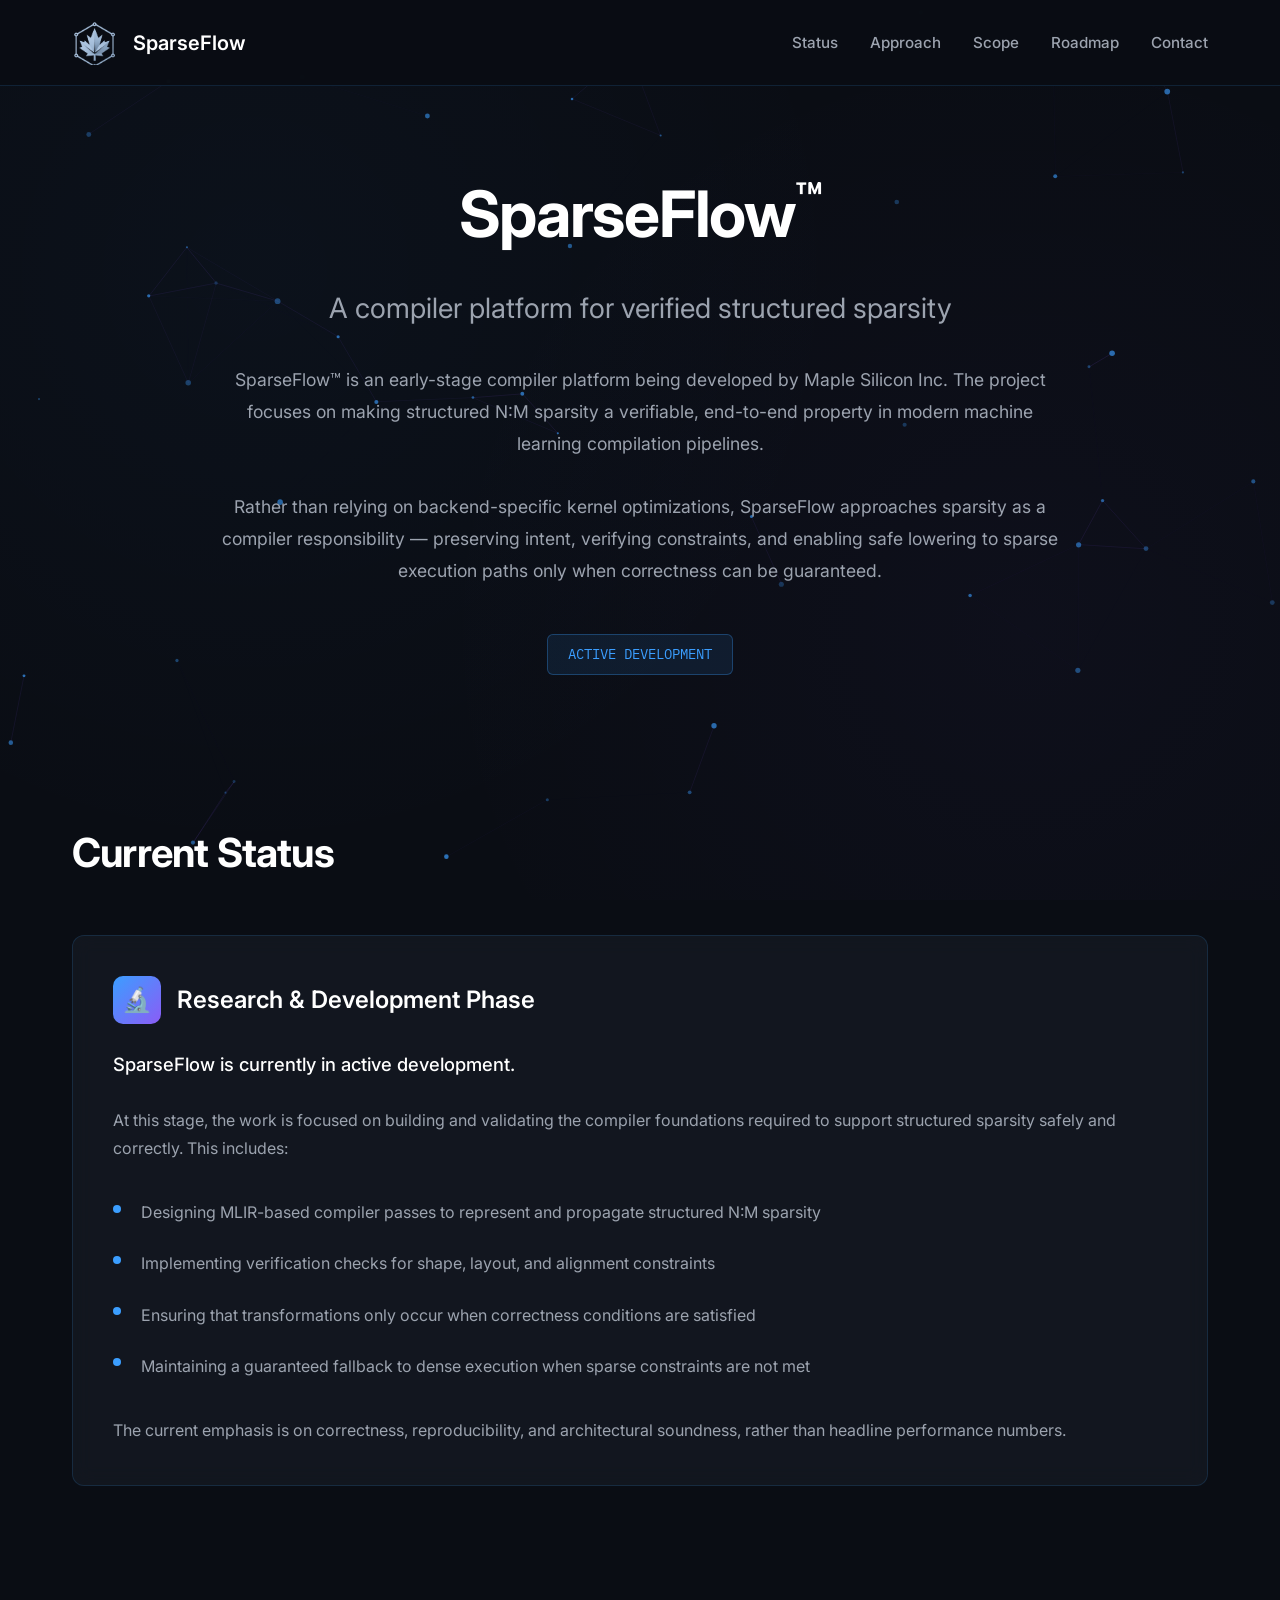
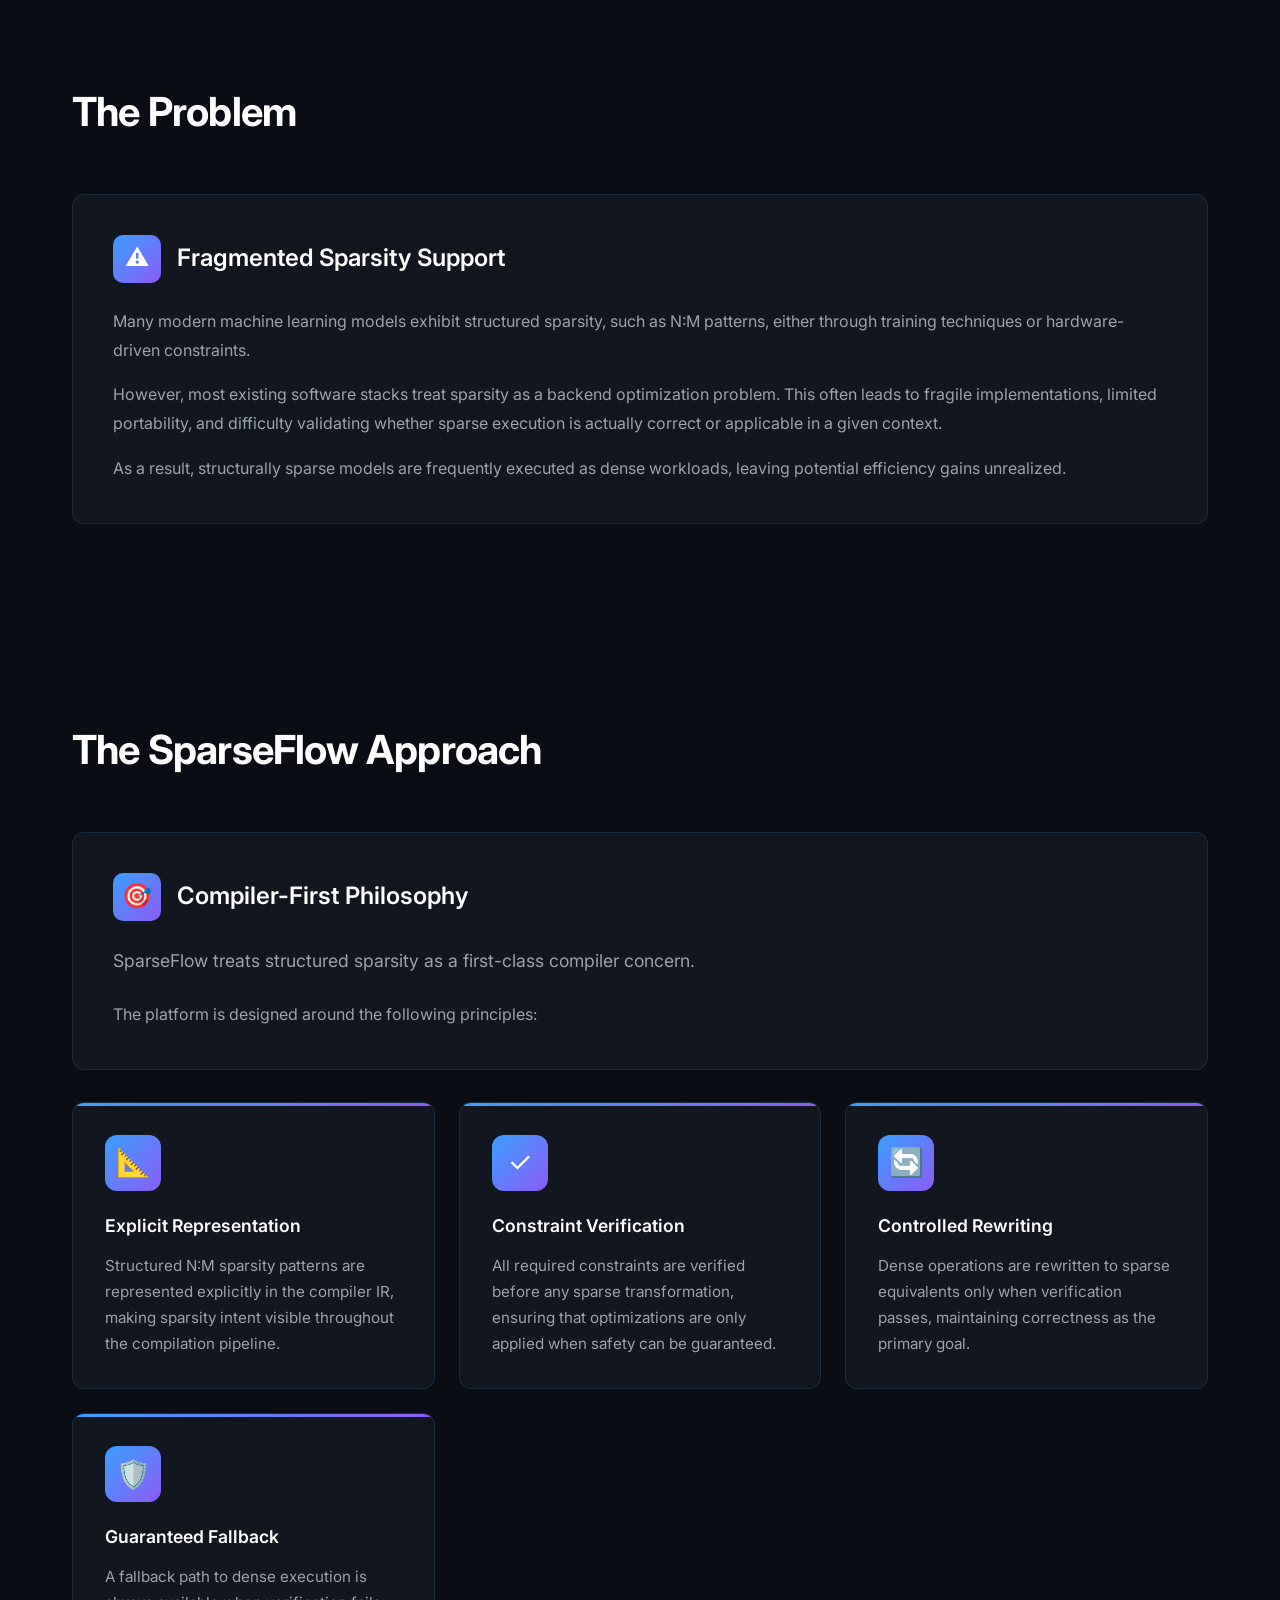
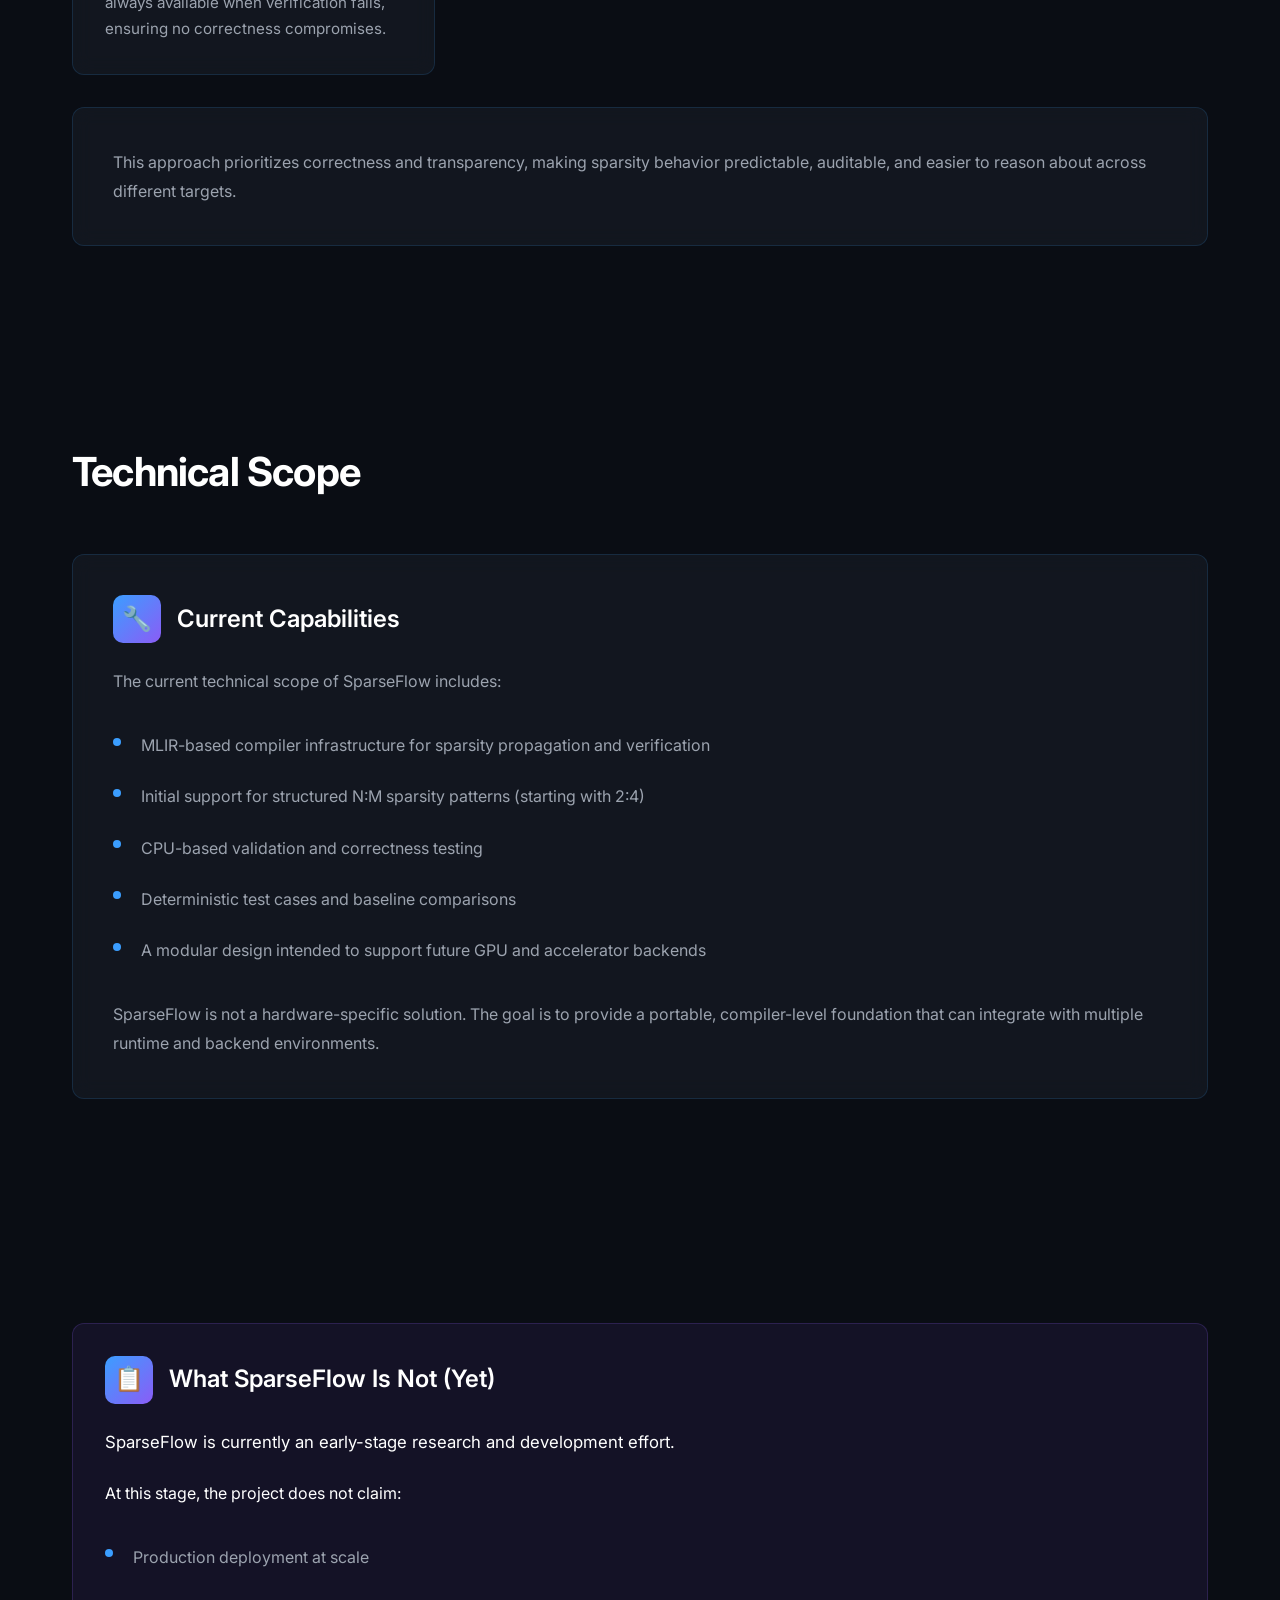
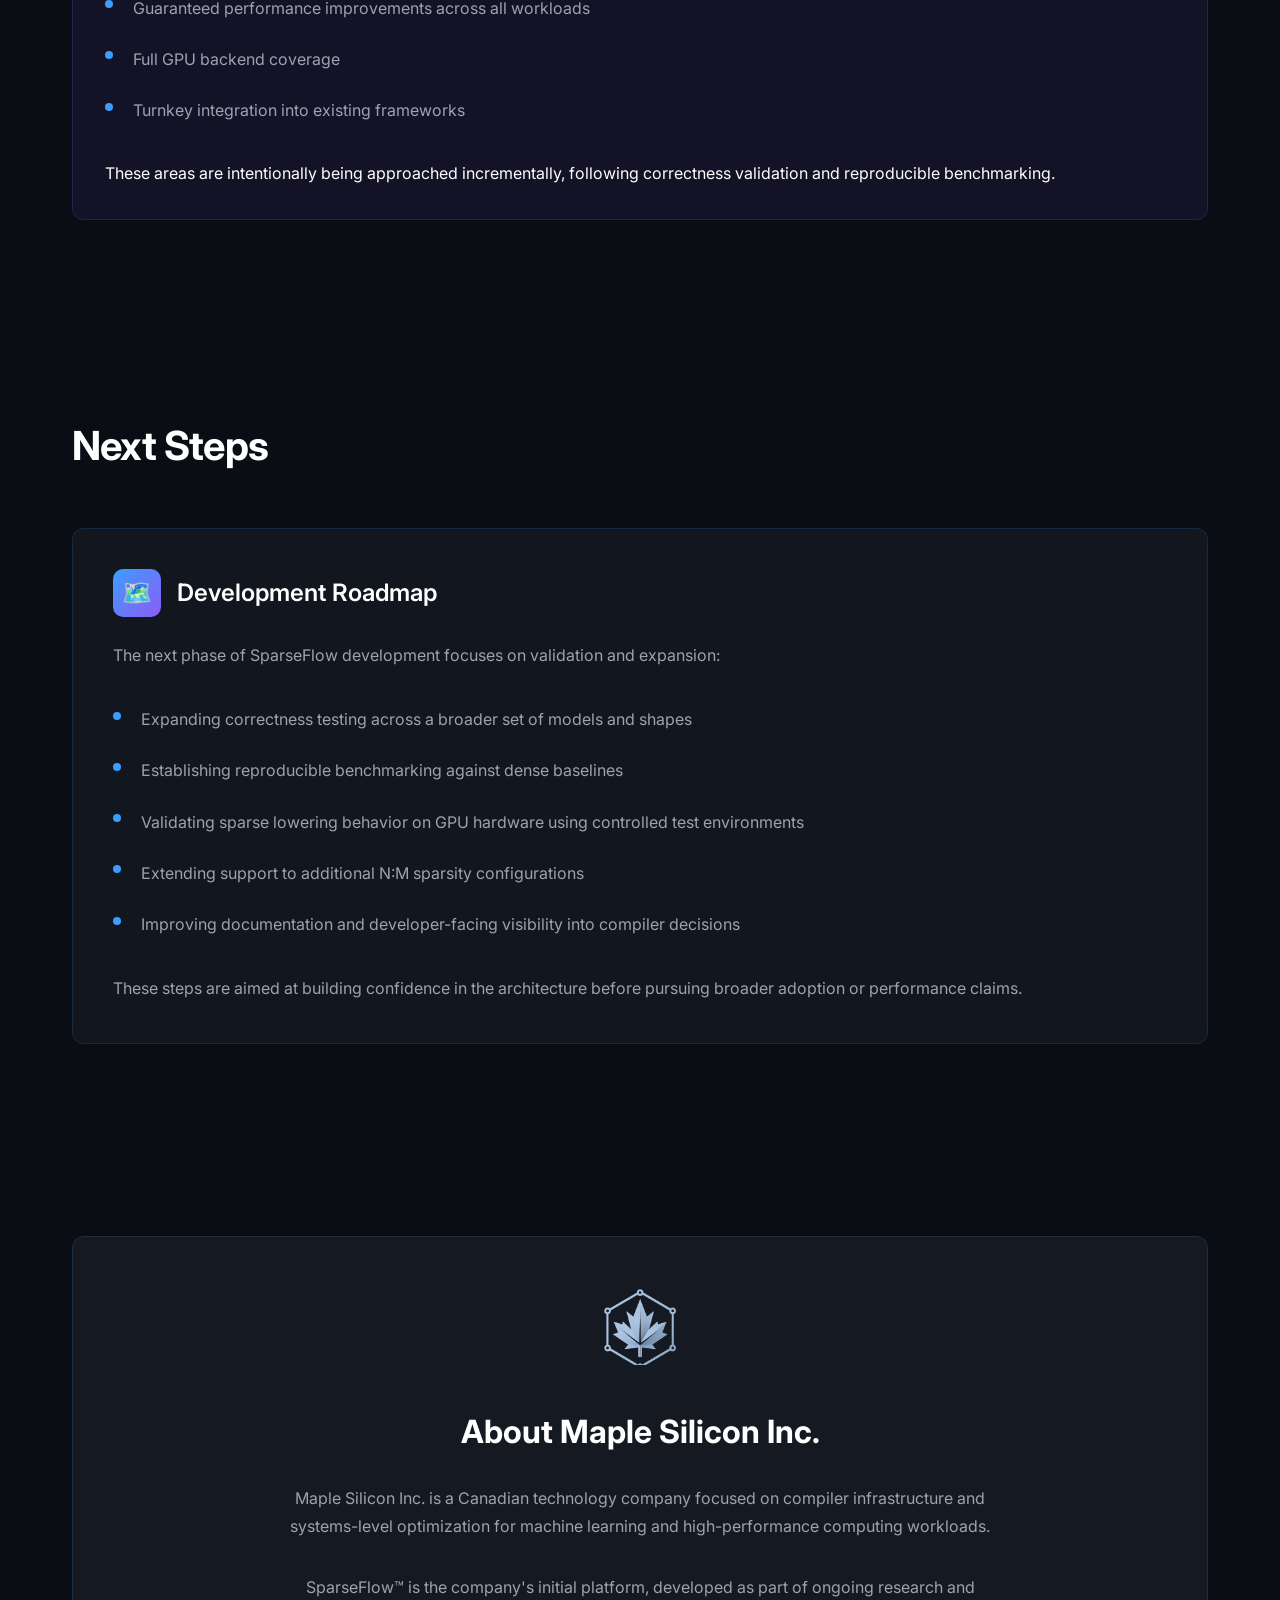
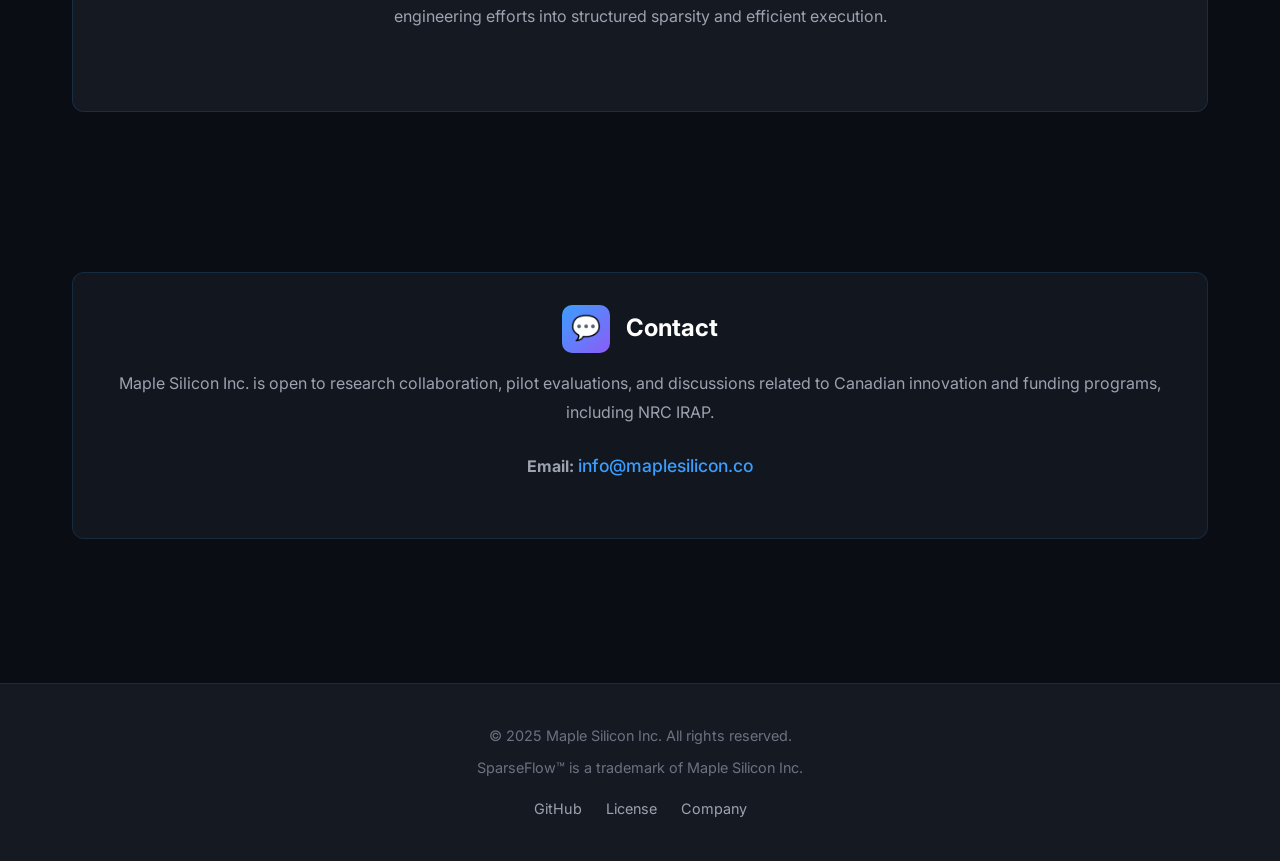
<file: sparseflow-website-animated (1).html>
<!DOCTYPE html>
<html lang="en">
<head>
    <meta charset="UTF-8">
    <meta name="viewport" content="width=device-width, initial-scale=1.0">
    <title>SparseFlow™ - A Compiler Platform for Verified Structured Sparsity | Maple Silicon Inc.</title>
    <meta name="description" content="SparseFlow is an early-stage compiler platform developed by Maple Silicon Inc., focusing on making structured N:M sparsity a verifiable, end-to-end property in machine learning compilation pipelines.">
    <link rel="preconnect" href="https://fonts.googleapis.com">
    <link rel="preconnect" href="https://fonts.gstatic.com" crossorigin>
    <link href="https://fonts.googleapis.com/css2?family=IBM+Plex+Mono:wght@400;500;600&family=Inter:wght@300;400;500;600;700&display=swap" rel="stylesheet">
    <style>
        :root {
            --primary-dark: #0a0d14;
            --secondary-dark: #151922;
            --accent-blue: #3b9eff;
            --accent-purple: #8b5cf6;
            --text-primary: #ffffff;
            --text-secondary: #9ca3af;
            --text-muted: #6b7280;
            --border-subtle: rgba(59, 158, 255, 0.15);
            --card-bg: rgba(21, 25, 34, 0.8);
        }

        * {
            margin: 0;
            padding: 0;
            box-sizing: border-box;
        }

        body {
            font-family: 'Inter', -apple-system, BlinkMacSystemFont, sans-serif;
            background: var(--primary-dark);
            color: var(--text-primary);
            line-height: 1.7;
            overflow-x: hidden;
        }

        /* Animated Network Background */
        .network-canvas {
            position: fixed;
            top: 0;
            left: 0;
            width: 100%;
            height: 100%;
            z-index: 0;
            pointer-events: none;
        }

        .bg-pattern {
            position: fixed;
            top: 0;
            left: 0;
            width: 100%;
            height: 100%;
            z-index: -1;
            background: var(--primary-dark);
            background-image: 
                radial-gradient(circle at 20% 30%, rgba(59, 158, 255, 0.03) 0%, transparent 50%),
                radial-gradient(circle at 80% 70%, rgba(139, 92, 246, 0.03) 0%, transparent 50%);
        }

        /* Header */
        header {
            position: fixed;
            top: 0;
            width: 100%;
            padding: 1.25rem 0;
            background: rgba(10, 13, 20, 0.95);
            backdrop-filter: blur(12px);
            border-bottom: 1px solid var(--border-subtle);
            z-index: 1000;
            animation: slideDown 0.6s ease-out;
        }

        @keyframes slideDown {
            from {
                transform: translateY(-100%);
                opacity: 0;
            }
            to {
                transform: translateY(0);
                opacity: 1;
            }
        }

        nav {
            max-width: 1200px;
            margin: 0 auto;
            padding: 0 2rem;
            display: flex;
            justify-content: space-between;
            align-items: center;
        }

        .logo-container {
            display: flex;
            align-items: center;
            gap: 1rem;
        }

        .logo-img {
            height: 45px;
            width: auto;
            transition: transform 0.3s ease;
        }

        .logo-img:hover {
            transform: scale(1.05);
        }

        .brand-text {
            font-weight: 600;
            font-size: 1.25rem;
            color: var(--text-primary);
        }

        .nav-links {
            display: flex;
            gap: 2rem;
            list-style: none;
        }

        .nav-links a {
            color: var(--text-secondary);
            text-decoration: none;
            font-weight: 500;
            font-size: 0.95rem;
            transition: color 0.3s ease;
            position: relative;
        }

        .nav-links a::after {
            content: '';
            position: absolute;
            bottom: -5px;
            left: 0;
            width: 0;
            height: 2px;
            background: var(--accent-blue);
            transition: width 0.3s ease;
        }

        .nav-links a:hover {
            color: var(--text-primary);
        }

        .nav-links a:hover::after {
            width: 100%;
        }

        /* Hero Section */
        .hero {
            padding: 10rem 2rem 4rem;
            max-width: 1200px;
            margin: 0 auto;
            text-align: center;
            position: relative;
            z-index: 1;
        }

        .hero h1 {
            font-size: 4rem;
            font-weight: 700;
            margin-bottom: 1rem;
            color: var(--text-primary);
            letter-spacing: -0.02em;
            animation: fadeInUp 0.8s ease-out;
        }

        .hero .subtitle {
            font-size: 1.75rem;
            color: var(--text-secondary);
            font-weight: 400;
            margin-bottom: 2rem;
            animation: fadeInUp 0.8s ease-out 0.2s both;
        }

        .hero .intro {
            font-size: 1.1rem;
            color: var(--text-secondary);
            max-width: 850px;
            margin: 0 auto 2rem;
            line-height: 1.8;
            animation: fadeInUp 0.8s ease-out 0.4s both;
        }

        @keyframes fadeInUp {
            from {
                opacity: 0;
                transform: translateY(30px);
            }
            to {
                opacity: 1;
                transform: translateY(0);
            }
        }

        .trademark {
            font-size: 0.7em;
            vertical-align: super;
        }

        .status-badge {
            display: inline-block;
            padding: 0.5rem 1.25rem;
            background: rgba(59, 158, 255, 0.1);
            border: 1px solid rgba(59, 158, 255, 0.3);
            border-radius: 6px;
            font-family: 'IBM Plex Mono', monospace;
            font-size: 0.85rem;
            margin-top: 1rem;
            color: var(--accent-blue);
            animation: pulse 2s ease-in-out infinite;
        }

        @keyframes pulse {
            0%, 100% { 
                box-shadow: 0 0 0 0 rgba(59, 158, 255, 0.4);
                transform: scale(1);
            }
            50% { 
                box-shadow: 0 0 0 8px rgba(59, 158, 255, 0);
                transform: scale(1.02);
            }
        }

        /* Section Styles */
        section {
            padding: 5rem 2rem;
            max-width: 1200px;
            margin: 0 auto;
            position: relative;
            z-index: 1;
        }

        .section-header {
            margin-bottom: 3rem;
            opacity: 0;
            transform: translateY(20px);
            transition: opacity 0.6s ease, transform 0.6s ease;
        }

        .section-header.visible {
            opacity: 1;
            transform: translateY(0);
        }

        .section-header h2 {
            font-size: 2.5rem;
            font-weight: 700;
            margin-bottom: 1rem;
            color: var(--text-primary);
            letter-spacing: -0.02em;
        }

        .section-header p {
            font-size: 1.1rem;
            color: var(--text-secondary);
            max-width: 800px;
        }

        /* Content Card with Icons */
        .content-card {
            background: var(--card-bg);
            backdrop-filter: blur(10px);
            border: 1px solid var(--border-subtle);
            border-radius: 12px;
            padding: 2.5rem;
            margin-bottom: 2rem;
            opacity: 0;
            transform: translateY(20px);
            transition: all 0.6s ease;
        }

        .content-card.visible {
            opacity: 1;
            transform: translateY(0);
        }

        .content-card h3 {
            font-size: 1.5rem;
            font-weight: 600;
            margin-bottom: 1.5rem;
            color: var(--text-primary);
            display: flex;
            align-items: center;
            gap: 1rem;
        }

        .card-icon {
            width: 48px;
            height: 48px;
            display: flex;
            align-items: center;
            justify-content: center;
            background: linear-gradient(135deg, var(--accent-blue), var(--accent-purple));
            border-radius: 10px;
            font-size: 1.5rem;
            animation: iconFloat 3s ease-in-out infinite;
        }

        @keyframes iconFloat {
            0%, 100% { transform: translateY(0); }
            50% { transform: translateY(-5px); }
        }

        .content-card p {
            color: var(--text-secondary);
            line-height: 1.8;
            margin-bottom: 1rem;
        }

        .content-card p:last-child {
            margin-bottom: 0;
        }

        /* Bullet List with animated bullets */
        .bullet-list {
            list-style: none;
            padding-left: 0;
            margin: 1.5rem 0;
        }

        .bullet-list li {
            padding: 0.75rem 0;
            padding-left: 1.75rem;
            position: relative;
            color: var(--text-secondary);
            line-height: 1.7;
            opacity: 0;
            transform: translateX(-10px);
            transition: all 0.4s ease;
        }

        .bullet-list li.visible {
            opacity: 1;
            transform: translateX(0);
        }

        .bullet-list li::before {
            content: '';
            position: absolute;
            left: 0;
            top: 1.1rem;
            width: 8px;
            height: 8px;
            background: var(--accent-blue);
            border-radius: 50%;
            animation: bulletPulse 2s ease-in-out infinite;
        }

        @keyframes bulletPulse {
            0%, 100% { 
                box-shadow: 0 0 0 0 rgba(59, 158, 255, 0.7);
            }
            50% { 
                box-shadow: 0 0 0 4px rgba(59, 158, 255, 0);
            }
        }

        /* Principles Grid */
        .principles-grid {
            display: grid;
            grid-template-columns: repeat(auto-fit, minmax(280px, 1fr));
            gap: 1.5rem;
            margin-top: 2rem;
        }

        .principle-card {
            background: var(--card-bg);
            backdrop-filter: blur(10px);
            border: 1px solid var(--border-subtle);
            border-radius: 12px;
            padding: 2rem;
            opacity: 0;
            transform: translateY(30px);
            transition: all 0.5s ease;
            position: relative;
            overflow: hidden;
        }

        .principle-card::before {
            content: '';
            position: absolute;
            top: 0;
            left: 0;
            width: 100%;
            height: 3px;
            background: linear-gradient(90deg, var(--accent-blue), var(--accent-purple));
            transform: scaleX(0);
            transform-origin: left;
            transition: transform 0.6s ease;
        }

        .principle-card.visible {
            opacity: 1;
            transform: translateY(0);
        }

        .principle-card.visible::before {
            transform: scaleX(1);
        }

        .principle-card:hover {
            transform: translateY(-5px);
            border-color: var(--accent-blue);
        }

        .principle-icon {
            width: 56px;
            height: 56px;
            display: flex;
            align-items: center;
            justify-content: center;
            background: linear-gradient(135deg, var(--accent-blue), var(--accent-purple));
            border-radius: 12px;
            font-size: 1.75rem;
            margin-bottom: 1.25rem;
            animation: iconRotate 4s ease-in-out infinite;
        }

        @keyframes iconRotate {
            0%, 100% { transform: rotate(0deg) scale(1); }
            25% { transform: rotate(-5deg) scale(1.05); }
            75% { transform: rotate(5deg) scale(1.05); }
        }

        .principle-card h4 {
            font-size: 1.1rem;
            font-weight: 600;
            margin-bottom: 0.75rem;
            color: var(--text-primary);
        }

        .principle-card p {
            color: var(--text-secondary);
            line-height: 1.7;
            font-size: 0.95rem;
        }

        /* Emphasis Box */
        .emphasis-box {
            background: rgba(139, 92, 246, 0.08);
            border: 1px solid rgba(139, 92, 246, 0.2);
            border-radius: 12px;
            padding: 2rem;
            margin: 2rem 0;
            opacity: 0;
            transform: translateY(20px);
            transition: all 0.6s ease;
        }

        .emphasis-box.visible {
            opacity: 1;
            transform: translateY(0);
        }

        .emphasis-box h3 {
            font-size: 1.5rem;
            font-weight: 600;
            margin-bottom: 1.5rem;
            color: var(--text-primary);
            display: flex;
            align-items: center;
            gap: 1rem;
        }

        /* Company Info */
        .company-section {
            background: var(--secondary-dark);
            border: 1px solid var(--border-subtle);
            border-radius: 12px;
            padding: 3rem;
            text-align: center;
            opacity: 0;
            transform: scale(0.95);
            transition: all 0.6s ease;
        }

        .company-section.visible {
            opacity: 1;
            transform: scale(1);
        }

        .company-logo {
            height: 80px;
            width: auto;
            margin-bottom: 2rem;
            animation: fadeIn 1s ease-out;
        }

        @keyframes fadeIn {
            from { opacity: 0; }
            to { opacity: 1; }
        }

        .company-section h2 {
            font-size: 2rem;
            margin-bottom: 1.5rem;
        }

        .company-section p {
            color: var(--text-secondary);
            line-height: 1.8;
            max-width: 700px;
            margin: 0 auto 2rem;
        }

        /* Contact */
        .contact-info {
            text-align: center;
            padding: 2rem;
            background: var(--card-bg);
            border: 1px solid var(--border-subtle);
            border-radius: 12px;
            opacity: 0;
            transform: translateY(20px);
            transition: all 0.6s ease;
        }

        .contact-info.visible {
            opacity: 1;
            transform: translateY(0);
        }

        .contact-info h3 {
            font-size: 1.5rem;
            margin-bottom: 1rem;
            color: var(--text-primary);
            display: flex;
            align-items: center;
            justify-content: center;
            gap: 1rem;
        }

        .contact-info p {
            color: var(--text-secondary);
            margin-bottom: 1.5rem;
            line-height: 1.8;
        }

        .contact-info a {
            color: var(--accent-blue);
            text-decoration: none;
            font-weight: 500;
            font-size: 1.1rem;
            transition: all 0.3s ease;
        }

        .contact-info a:hover {
            text-decoration: underline;
            color: var(--accent-purple);
        }

        /* Footer */
        footer {
            background: var(--secondary-dark);
            border-top: 1px solid var(--border-subtle);
            padding: 2.5rem 2rem;
            text-align: center;
            margin-top: 4rem;
        }

        .footer-content {
            max-width: 1200px;
            margin: 0 auto;
            color: var(--text-muted);
            font-size: 0.9rem;
        }

        .footer-content p {
            margin-bottom: 0.5rem;
        }

        .footer-links {
            margin-top: 1rem;
            display: flex;
            gap: 1.5rem;
            justify-content: center;
            flex-wrap: wrap;
        }

        .footer-links a {
            color: var(--text-secondary);
            text-decoration: none;
            transition: color 0.3s ease;
        }

        .footer-links a:hover {
            color: var(--text-primary);
        }

        /* Responsive */
        @media (max-width: 968px) {
            .hero h1 {
                font-size: 3rem;
            }

            .hero .subtitle {
                font-size: 1.4rem;
            }

            .section-header h2 {
                font-size: 2rem;
            }

            .nav-links {
                display: none;
            }
        }

        @media (max-width: 640px) {
            .hero h1 {
                font-size: 2.25rem;
            }

            .hero .subtitle {
                font-size: 1.2rem;
            }

            section {
                padding: 3rem 1.5rem;
            }

            .content-card {
                padding: 1.75rem;
            }

            .principle-icon, .card-icon {
                width: 40px;
                height: 40px;
                font-size: 1.25rem;
            }
        }
    </style>
</head>
<body>
    <canvas class="network-canvas" id="networkCanvas"></canvas>
    <div class="bg-pattern"></div>

    <header>
        <nav>
            <div class="logo-container">
                <img src="maplesilicon.png" alt="Maple Silicon" class="logo-img">
                <span class="brand-text">SparseFlow</span>
            </div>
            <ul class="nav-links">
                <li><a href="#status">Status</a></li>
                <li><a href="#approach">Approach</a></li>
                <li><a href="#scope">Scope</a></li>
                <li><a href="#roadmap">Roadmap</a></li>
                <li><a href="#contact">Contact</a></li>
            </ul>
        </nav>
    </header>

    <!-- Hero Section -->
    <section class="hero">
        <h1>SparseFlow<span class="trademark">™</span></h1>
        <p class="subtitle">A compiler platform for verified structured sparsity</p>
        <p class="intro">
            SparseFlow™ is an early-stage compiler platform being developed by Maple Silicon Inc. 
            The project focuses on making structured N:M sparsity a verifiable, end-to-end property 
            in modern machine learning compilation pipelines.
        </p>
        <p class="intro">
            Rather than relying on backend-specific kernel optimizations, SparseFlow approaches sparsity 
            as a compiler responsibility — preserving intent, verifying constraints, and enabling safe 
            lowering to sparse execution paths only when correctness can be guaranteed.
        </p>
        <div class="status-badge">ACTIVE DEVELOPMENT</div>
    </section>

    <!-- Current Status -->
    <section id="status">
        <div class="section-header">
            <h2>Current Status</h2>
        </div>

        <div class="content-card">
            <h3>
                <div class="card-icon">🔬</div>
                Research & Development Phase
            </h3>
            <p style="font-size: 1.15rem; font-weight: 500; margin-bottom: 1.5rem; color: var(--text-primary);">
                SparseFlow is currently in active development.
            </p>
            <p>
                At this stage, the work is focused on building and validating the compiler foundations 
                required to support structured sparsity safely and correctly. This includes:
            </p>
            <ul class="bullet-list">
                <li>Designing MLIR-based compiler passes to represent and propagate structured N:M sparsity</li>
                <li>Implementing verification checks for shape, layout, and alignment constraints</li>
                <li>Ensuring that transformations only occur when correctness conditions are satisfied</li>
                <li>Maintaining a guaranteed fallback to dense execution when sparse constraints are not met</li>
            </ul>
            <p>
                The current emphasis is on correctness, reproducibility, and architectural soundness, 
                rather than headline performance numbers.
            </p>
        </div>
    </section>

    <!-- The Problem -->
    <section>
        <div class="section-header">
            <h2>The Problem</h2>
        </div>

        <div class="content-card">
            <h3>
                <div class="card-icon">⚠️</div>
                Fragmented Sparsity Support
            </h3>
            <p>
                Many modern machine learning models exhibit structured sparsity, such as N:M patterns, 
                either through training techniques or hardware-driven constraints.
            </p>
            <p>
                However, most existing software stacks treat sparsity as a backend optimization problem. 
                This often leads to fragile implementations, limited portability, and difficulty validating 
                whether sparse execution is actually correct or applicable in a given context.
            </p>
            <p>
                As a result, structurally sparse models are frequently executed as dense workloads, 
                leaving potential efficiency gains unrealized.
            </p>
        </div>
    </section>

    <!-- The SparseFlow Approach -->
    <section id="approach">
        <div class="section-header">
            <h2>The SparseFlow Approach</h2>
        </div>

        <div class="content-card">
            <h3>
                <div class="card-icon">🎯</div>
                Compiler-First Philosophy
            </h3>
            <p style="font-size: 1.1rem; margin-bottom: 1.5rem;">
                SparseFlow treats structured sparsity as a first-class compiler concern.
            </p>
            <p>The platform is designed around the following principles:</p>
        </div>

        <div class="principles-grid">
            <div class="principle-card">
                <div class="principle-icon">📐</div>
                <h4>Explicit Representation</h4>
                <p>Structured N:M sparsity patterns are represented explicitly in the compiler IR, making sparsity intent visible throughout the compilation pipeline.</p>
            </div>
            <div class="principle-card">
                <div class="principle-icon">✓</div>
                <h4>Constraint Verification</h4>
                <p>All required constraints are verified before any sparse transformation, ensuring that optimizations are only applied when safety can be guaranteed.</p>
            </div>
            <div class="principle-card">
                <div class="principle-icon">🔄</div>
                <h4>Controlled Rewriting</h4>
                <p>Dense operations are rewritten to sparse equivalents only when verification passes, maintaining correctness as the primary goal.</p>
            </div>
            <div class="principle-card">
                <div class="principle-icon">🛡️</div>
                <h4>Guaranteed Fallback</h4>
                <p>A fallback path to dense execution is always available when verification fails, ensuring no correctness compromises.</p>
            </div>
        </div>

        <div class="content-card" style="margin-top: 2rem;">
            <p>
                This approach prioritizes correctness and transparency, making sparsity behavior 
                predictable, auditable, and easier to reason about across different targets.
            </p>
        </div>
    </section>

    <!-- Technical Scope -->
    <section id="scope">
        <div class="section-header">
            <h2>Technical Scope</h2>
        </div>

        <div class="content-card">
            <h3>
                <div class="card-icon">🔧</div>
                Current Capabilities
            </h3>
            <p>The current technical scope of SparseFlow includes:</p>
            <ul class="bullet-list">
                <li>MLIR-based compiler infrastructure for sparsity propagation and verification</li>
                <li>Initial support for structured N:M sparsity patterns (starting with 2:4)</li>
                <li>CPU-based validation and correctness testing</li>
                <li>Deterministic test cases and baseline comparisons</li>
                <li>A modular design intended to support future GPU and accelerator backends</li>
            </ul>
            <p>
                SparseFlow is not a hardware-specific solution. The goal is to provide a portable, 
                compiler-level foundation that can integrate with multiple runtime and backend environments.
            </p>
        </div>
    </section>

    <!-- What We Are Not Claiming -->
    <section>
        <div class="emphasis-box">
            <h3>
                <div class="card-icon">📋</div>
                What SparseFlow Is Not (Yet)
            </h3>
            <p style="font-size: 1.05rem; margin-bottom: 1.5rem;">
                SparseFlow is currently an early-stage research and development effort.
            </p>
            <p>At this stage, the project does not claim:</p>
            <ul class="bullet-list">
                <li>Production deployment at scale</li>
                <li>Guaranteed performance improvements across all workloads</li>
                <li>Full GPU backend coverage</li>
                <li>Turnkey integration into existing frameworks</li>
            </ul>
            <p>
                These areas are intentionally being approached incrementally, following 
                correctness validation and reproducible benchmarking.
            </p>
        </div>
    </section>

    <!-- Next Steps / Roadmap -->
    <section id="roadmap">
        <div class="section-header">
            <h2>Next Steps</h2>
        </div>

        <div class="content-card">
            <h3>
                <div class="card-icon">🗺️</div>
                Development Roadmap
            </h3>
            <p>The next phase of SparseFlow development focuses on validation and expansion:</p>
            <ul class="bullet-list">
                <li>Expanding correctness testing across a broader set of models and shapes</li>
                <li>Establishing reproducible benchmarking against dense baselines</li>
                <li>Validating sparse lowering behavior on GPU hardware using controlled test environments</li>
                <li>Extending support to additional N:M sparsity configurations</li>
                <li>Improving documentation and developer-facing visibility into compiler decisions</li>
            </ul>
            <p>
                These steps are aimed at building confidence in the architecture before pursuing 
                broader adoption or performance claims.
            </p>
        </div>
    </section>

    <!-- About Maple Silicon -->
    <section>
        <div class="company-section">
            <img src="maplesilicon.png" alt="Maple Silicon Inc." class="company-logo">
            <h2>About Maple Silicon Inc.</h2>
            <p>
                Maple Silicon Inc. is a Canadian technology company focused on compiler infrastructure 
                and systems-level optimization for machine learning and high-performance computing workloads.
            </p>
            <p>
                SparseFlow™ is the company's initial platform, developed as part of ongoing research 
                and engineering efforts into structured sparsity and efficient execution.
            </p>
        </div>
    </section>

    <!-- Contact -->
    <section id="contact">
        <div class="contact-info">
            <h3>
                <div class="card-icon">💬</div>
                Contact
            </h3>
            <p>
                Maple Silicon Inc. is open to research collaboration, pilot evaluations, and discussions 
                related to Canadian innovation and funding programs, including NRC IRAP.
            </p>
            <p>
                <strong>Email:</strong> <a href="mailto:info@maplesilicon.co">info@maplesilicon.co</a>
            </p>
        </div>
    </section>

    <!-- Footer -->
    <footer>
        <div class="footer-content">
            <p>&copy; 2025 Maple Silicon Inc. All rights reserved.</p>
            <p>SparseFlow™ is a trademark of Maple Silicon Inc.</p>
            <div class="footer-links">
                <a href="https://github.com/MapleSilicon/SparseFlow">GitHub</a>
                <a href="https://github.com/MapleSilicon/SparseFlow/blob/main/LICENSE">License</a>
                <a href="https://github.com/MapleSilicon">Company</a>
            </div>
        </div>
    </footer>

    <script>
        // Network Canvas Animation
        const canvas = document.getElementById('networkCanvas');
        const ctx = canvas.getContext('2d');
        
        canvas.width = window.innerWidth;
        canvas.height = window.innerHeight;

        window.addEventListener('resize', () => {
            canvas.width = window.innerWidth;
            canvas.height = window.innerHeight;
        });

        const nodes = [];
        const maxNodes = 50;
        const connectionDistance = 150;

        class Node {
            constructor() {
                this.x = Math.random() * canvas.width;
                this.y = Math.random() * canvas.height;
                this.vx = (Math.random() - 0.5) * 0.5;
                this.vy = (Math.random() - 0.5) * 0.5;
                this.radius = Math.random() * 2 + 1;
                this.opacity = Math.random() * 0.5 + 0.2;
            }

            update() {
                this.x += this.vx;
                this.y += this.vy;

                if (this.x < 0 || this.x > canvas.width) this.vx *= -1;
                if (this.y < 0 || this.y > canvas.height) this.vy *= -1;
            }

            draw() {
                ctx.beginPath();
                ctx.arc(this.x, this.y, this.radius, 0, Math.PI * 2);
                ctx.fillStyle = `rgba(59, 158, 255, ${this.opacity})`;
                ctx.fill();
            }
        }

        // Initialize nodes
        for (let i = 0; i < maxNodes; i++) {
            nodes.push(new Node());
        }

        function drawConnections() {
            for (let i = 0; i < nodes.length; i++) {
                for (let j = i + 1; j < nodes.length; j++) {
                    const dx = nodes[i].x - nodes[j].x;
                    const dy = nodes[i].y - nodes[j].y;
                    const distance = Math.sqrt(dx * dx + dy * dy);

                    if (distance < connectionDistance) {
                        const opacity = (1 - distance / connectionDistance) * 0.3;
                        ctx.beginPath();
                        ctx.moveTo(nodes[i].x, nodes[i].y);
                        ctx.lineTo(nodes[j].x, nodes[j].y);
                        ctx.strokeStyle = `rgba(139, 92, 246, ${opacity})`;
                        ctx.lineWidth = 0.5;
                        ctx.stroke();
                    }
                }
            }
        }

        function animate() {
            ctx.clearRect(0, 0, canvas.width, canvas.height);
            
            drawConnections();
            
            nodes.forEach(node => {
                node.update();
                node.draw();
            });

            requestAnimationFrame(animate);
        }

        animate();

        // Scroll animations
        const observerOptions = {
            threshold: 0.1,
            rootMargin: '0px 0px -50px 0px'
        };

        const observer = new IntersectionObserver((entries) => {
            entries.forEach(entry => {
                if (entry.isIntersecting) {
                    entry.target.classList.add('visible');
                    
                    // Animate bullet points with stagger
                    if (entry.target.classList.contains('content-card') || 
                        entry.target.classList.contains('emphasis-box')) {
                        const bullets = entry.target.querySelectorAll('.bullet-list li');
                        bullets.forEach((bullet, index) => {
                            setTimeout(() => {
                                bullet.classList.add('visible');
                            }, index * 100);
                        });
                    }
                    
                    // Animate principle cards with stagger
                    if (entry.target.classList.contains('principles-grid')) {
                        const cards = entry.target.querySelectorAll('.principle-card');
                        cards.forEach((card, index) => {
                            setTimeout(() => {
                                card.classList.add('visible');
                            }, index * 150);
                        });
                    }
                }
            });
        }, observerOptions);

        // Observe all animated elements
        document.querySelectorAll('.section-header, .content-card, .emphasis-box, .company-section, .contact-info').forEach(el => {
            observer.observe(el);
        });

        // Observe principles grid separately
        document.querySelectorAll('.principles-grid').forEach(el => {
            observer.observe(el);
        });

        // Smooth scrolling
        document.querySelectorAll('a[href^="#"]').forEach(anchor => {
            anchor.addEventListener('click', function (e) {
                e.preventDefault();
                const target = document.querySelector(this.getAttribute('href'));
                if (target) {
                    const headerOffset = 80;
                    const elementPosition = target.getBoundingClientRect().top;
                    const offsetPosition = elementPosition + window.pageYOffset - headerOffset;
                    
                    window.scrollTo({
                        top: offsetPosition,
                        behavior: 'smooth'
                    });
                }
            });
        });
    </script>
</body>
</html>
</file>
<file: assets/spatial.css>
/* Shared spatial surfaces. Solid backgrounds remain usable without backdrop-filter. */
:root {
  --spatial-surface: rgba(24, 27, 35, .94);
  --spatial-edge: rgba(235, 241, 255, .16);
  --spatial-shadow: 0 24px 64px rgba(0, 0, 0, .25), inset 0 1px 0 rgba(255, 255, 255, .08);
  --spatial-ink: #f3f4f7;
  --spatial-copy: #bec5d2;
  --spatial-accent: #ffaf70;
}
[data-theme="light"] {
  --spatial-surface: rgba(255, 253, 249, .94);
  --spatial-edge: rgba(47, 54, 70, .18);
  --spatial-shadow: 0 24px 64px rgba(57, 63, 76, .09), inset 0 1px 0 #fff;
  --spatial-ink: #1d2533;
  --spatial-copy: #505b6c;
  --spatial-accent: #99440c;
}
body { background-image: radial-gradient(ellipse at 85% 8%, rgba(68, 122, 164, .10), transparent 38%), radial-gradient(ellipse at 6% 45%, rgba(255, 154, 77, .05), transparent 30%); }
html { scroll-padding-top: 140px; }
a, button { -webkit-tap-highlight-color: transparent; }
a:focus-visible, button:focus-visible { outline: 3px solid var(--spatial-accent); outline-offset: 5px; }
.skip-link { position: fixed; top: 16px; left: 24px; z-index: 10000; padding: 12px 20px; border-radius: 12px; background: var(--spatial-surface); color: var(--spatial-ink); transform: translateY(-160%); }
.skip-link:focus { transform: none; }
body > nav, body > header, body > header.scrolled, body > nav.scrolled {
  position: fixed; top: 20px; left: 24px; right: 24px; width: auto;
  max-width: 1280px; margin-inline: auto; padding: 14px 24px;
  border: 1px solid var(--spatial-edge); border-radius: 22px;
  background: var(--spatial-surface) !important; box-shadow: var(--spatial-shadow);
  backdrop-filter: blur(24px); -webkit-backdrop-filter: blur(24px); z-index: 100;
}
body > header .shell { padding: 0; max-width: none; }
body > header .nav { min-height: 40px; padding: 0; }
body > nav .nav-links, body > header .nav-links { gap: 22px; }
.nav-logo, .brand { min-width: 0; }
.nav-links a { color: var(--spatial-copy); }
.nav-cta, .btn, .btn-primary, .btn-secondary, .cycle-word, .product-badge, .status-pill { border-radius: 999px; }
.theme-btn { background: var(--spatial-surface); border-color: var(--spatial-edge); box-shadow: var(--spatial-shadow); backdrop-filter: blur(20px); }
.proof-tile, .product-card, .problem-stat, .number-block, .about-visual, .founder-card, .proof-card, .layer-card, .workflow-card, .scenario-card, .signal-item, .spatial-panel {
  border: 1px solid var(--spatial-edge); border-radius: 26px;
  background: var(--spatial-surface); box-shadow: var(--spatial-shadow);
}
.proof-strip, .products-grid, .problem-stat-grid, .numbers-grid { gap: 20px; }
.product-card { padding: 36px; }
.product-card:hover { border-color: var(--spatial-accent); }
.product-card::before { pointer-events: none; }
.number-block { padding: 32px 18px; }
.number-val { font-size: clamp(25px, 3vw, 42px); overflow-wrap: anywhere; }
#problem, #products, #numbers, #how, #about { background: transparent; }
.section-inner { padding-block: 96px; }
.divider { background: linear-gradient(90deg, transparent, var(--spatial-edge), transparent); }
.spatial-panel { padding: 32px; }
.spatial-label { font: 500 11px/1.5 'DM Mono', monospace; letter-spacing: .13em; text-transform: uppercase; color: var(--spatial-accent); }
.spatial-copy { color: var(--spatial-copy); font-size: 16px; line-height: 1.75; }
.spatial-link { color: var(--spatial-accent); text-decoration: none; font-size: 14px; display: inline-flex; align-items: center; gap: 12px; padding-block: 12px; }
.spatial-link:hover { text-decoration: underline; }
.spatial-button { display: inline-flex; justify-content: center; align-items: center; min-height: 48px; padding: 12px 22px; border-radius: 999px; color: var(--spatial-ink); background: var(--spatial-surface); border: 1px solid var(--spatial-edge); text-decoration: none; font-size: 14px; font-weight: 500; box-shadow: 0 6px 16px rgba(0, 0, 0, .12); }
.spatial-button.primary { background: #ffaf70; color: #251a12; border-color: #ffaf70; }
.spatial-button:hover { border-color: var(--spatial-accent); }
.spatial-actions { display: flex; flex-wrap: wrap; gap: 12px; margin-top: 28px; }
/* Homepage: editorial introduction paired with planes at distinct depths. */
#hero { min-height: 840px; padding: 160px 48px 96px; overflow: clip; }
#hero::after { opacity: .35; }
#hero-canvas { opacity: .35; }
.spatial-hero-layout { position: relative; z-index: 2; display: grid; grid-template-columns: 1.05fr 1fr; align-items: center; gap: 60px; width: 100%; max-width: 1160px; margin-inline: auto; }
#hero .hero-content { padding: 0; background: transparent; border: 0; box-shadow: none; backdrop-filter: none; text-align: left; }
#hero .hero-eyebrow { margin-bottom: 24px; }
#hero .hero-title { font-size: clamp(48px, 5.4vw, 76px); line-height: 1.04; letter-spacing: -.055em; color: var(--spatial-ink); text-shadow: none; }
#hero .hero-sub { font-family: 'Inter', sans-serif; color: var(--spatial-copy); font-size: 17px; font-weight: 400; line-height: 1.8; max-width: 460px; }
.hero-note { margin-top: 28px; color: var(--spatial-copy); font: 11px/1.7 'DM Mono', monospace; letter-spacing: .08em; text-transform: uppercase; }
.hero-note::before { content: ''; display: inline-block; width: 6px; height: 6px; margin-right: 10px; background: var(--spatial-accent); border-radius: 50%; }
.spatial-stage { position: relative; perspective: 1200px; min-width: 0; padding: 35px 0; }
.spatial-stage::before { content: ''; position: absolute; inset: -20px; border: 1px solid var(--spatial-edge); border-radius: 50%; transform: rotateX(60deg) rotateZ(-24deg); opacity: .5; pointer-events: none; }
.mission-plane { position: relative; display: block; padding: 28px; border: 1px solid var(--spatial-edge); border-radius: 26px; background: var(--spatial-surface); backdrop-filter: blur(24px); -webkit-backdrop-filter: blur(24px); box-shadow: var(--spatial-shadow); text-decoration: none; color: var(--spatial-ink); transform: rotateY(-9deg) rotateX(5deg); transition: transform .35s, border-color .35s; }
.mission-plane + .mission-plane { margin-top: 18px; }
.mission-plane:nth-child(2) { margin-left: 40px; transform: rotateY(-9deg) rotateX(5deg) translateZ(30px); }
.mission-plane:nth-child(3) { margin-left: 12px; transform: rotateY(-9deg) rotateX(5deg) translateZ(60px); }
.plane-top { display: flex; align-items: center; justify-content: space-between; gap: 20px; }
.plane-state { color: var(--spatial-copy); font: 11px/1.4 'DM Mono', monospace; }
.mission-plane h2 { font: 500 25px/1.2 'Space Grotesk', sans-serif; margin: 15px 0 8px; letter-spacing: -.025em; }
.mission-plane p { font-size: 13px; color: var(--spatial-copy); margin: 0; line-height: 1.6; max-width: 310px; }
.plane-arrow { position: absolute; right: 28px; bottom: 26px; color: var(--spatial-accent); font-size: 20px; }
.plane-glyph { position: absolute; inset: 25px 25px auto auto; width: 68px; height: 68px; border: 1px solid var(--spatial-edge); border-radius: 18px; transform: rotate(-15deg); opacity: .2; pointer-events: none; }
.plane-glyph::before, .plane-glyph::after { content: ''; position: absolute; inset: 10px; border: 1px solid var(--spatial-accent); border-radius: 10px; }
.plane-glyph::after { inset: 20px; }
@media (hover: hover) and (prefers-reduced-motion: no-preference) { .mission-plane:hover { transform: rotateY(-4deg) rotateX(2deg) translateY(-6px); border-color: var(--spatial-accent); } [data-spatial-tilt] { transform: perspective(1000px) rotateX(var(--tilt-x, 0deg)) rotateY(var(--tilt-y, 0deg)); transition: transform .2s ease, border-color .2s ease; } }
.research-feature { display: grid; grid-template-columns: 1fr 1fr; gap: 48px; align-items: center; }
.research-feature h2 { margin-top: 16px; }
.research-feature .spatial-panel { padding: 36px; }
.research-milestone { padding: 20px 0; border-bottom: 1px solid var(--spatial-edge); }
.research-milestone:first-child { padding-top: 0; }
.research-milestone:last-child { border-bottom: 0; padding-bottom: 0; }
.research-milestone h3 { font: 500 18px/1.4 'Space Grotesk', sans-serif; color: var(--spatial-ink); margin-bottom: 8px; }
.research-milestone p { color: var(--spatial-copy); font-size: 14px; line-height: 1.7; }
.research-note { border-top: 1px solid var(--spatial-edge); margin-top: 24px; padding-top: 18px; font-size: 13px; color: var(--spatial-copy); line-height: 1.7; }
/* A keyboard and touch accessible menu replaces navigation hidden on small screens. */
.menu-toggle { display: none; border: 1px solid var(--spatial-edge); background: transparent; color: var(--spatial-ink); border-radius: 999px; padding: 10px 16px; min-height: 44px; font: inherit; font-size: 13px; cursor: pointer; }
@media (max-width: 1100px) {
  body > nav, body > header { top: 12px; left: 16px; right: 16px; padding: 12px 18px; }
  body > nav .nav-links, body > header .nav-links { display: none; }
  .menu-toggle { display: block; }
  body > nav .nav-links.menu-open, body > header .nav-links.menu-open { display: flex; position: absolute; top: calc(100% + 10px); right: 0; left: 0; flex-direction: column; align-items: stretch; gap: 0; padding: 12px; background: var(--spatial-surface); border: 1px solid var(--spatial-edge); border-radius: 20px; box-shadow: var(--spatial-shadow); backdrop-filter: blur(24px); }
  .nav-links.menu-open a { display: block; padding: 13px 16px; min-height: 44px; }
  #hero { padding: 140px 32px 80px; }
  .spatial-hero-layout { gap: 32px; }
  .spatial-stage { perspective: none; }
  .mission-plane:nth-child(n) { transform: none; margin-left: 0; }
}
@media (max-width: 760px) {
  #hero { min-height: auto; padding: 132px 24px 64px; }
  .spatial-hero-layout, .research-feature { grid-template-columns: 1fr; gap: 32px; }
  #hero .hero-title { font-size: clamp(44px, 9vw, 64px); }
  .spatial-stage { padding: 0; }
  .mission-plane { padding: 24px; }
  .spatial-stage::before { display: none; }
  .numbers-grid { grid-template-columns: repeat(2, minmax(0, 1fr)); }
  .section-inner { padding-block: 64px; }
  .product-card, .spatial-panel, .research-feature .spatial-panel { padding: 26px; }
  .brand-name, .nav-logo span { font-size: 12px; }
  .brand img, .nav-logo img { max-width: 40px; object-fit: contain; }
  .hero-scroll { display: none; }
}
@media (prefers-reduced-motion: reduce) {
  html { scroll-behavior: auto; }
  *, *::before, *::after { animation: none !important; transition: none !important; }
  .hero-eyebrow, .hero-title, .hero-sub, .hero-tagline, .hero-cycling, .hero-scroll, .fade-in, .reveal { opacity: 1 !important; transform: none !important; }
  .mission-plane:nth-child(n), [data-spatial-tilt] { transform: none; }
}
</file>
